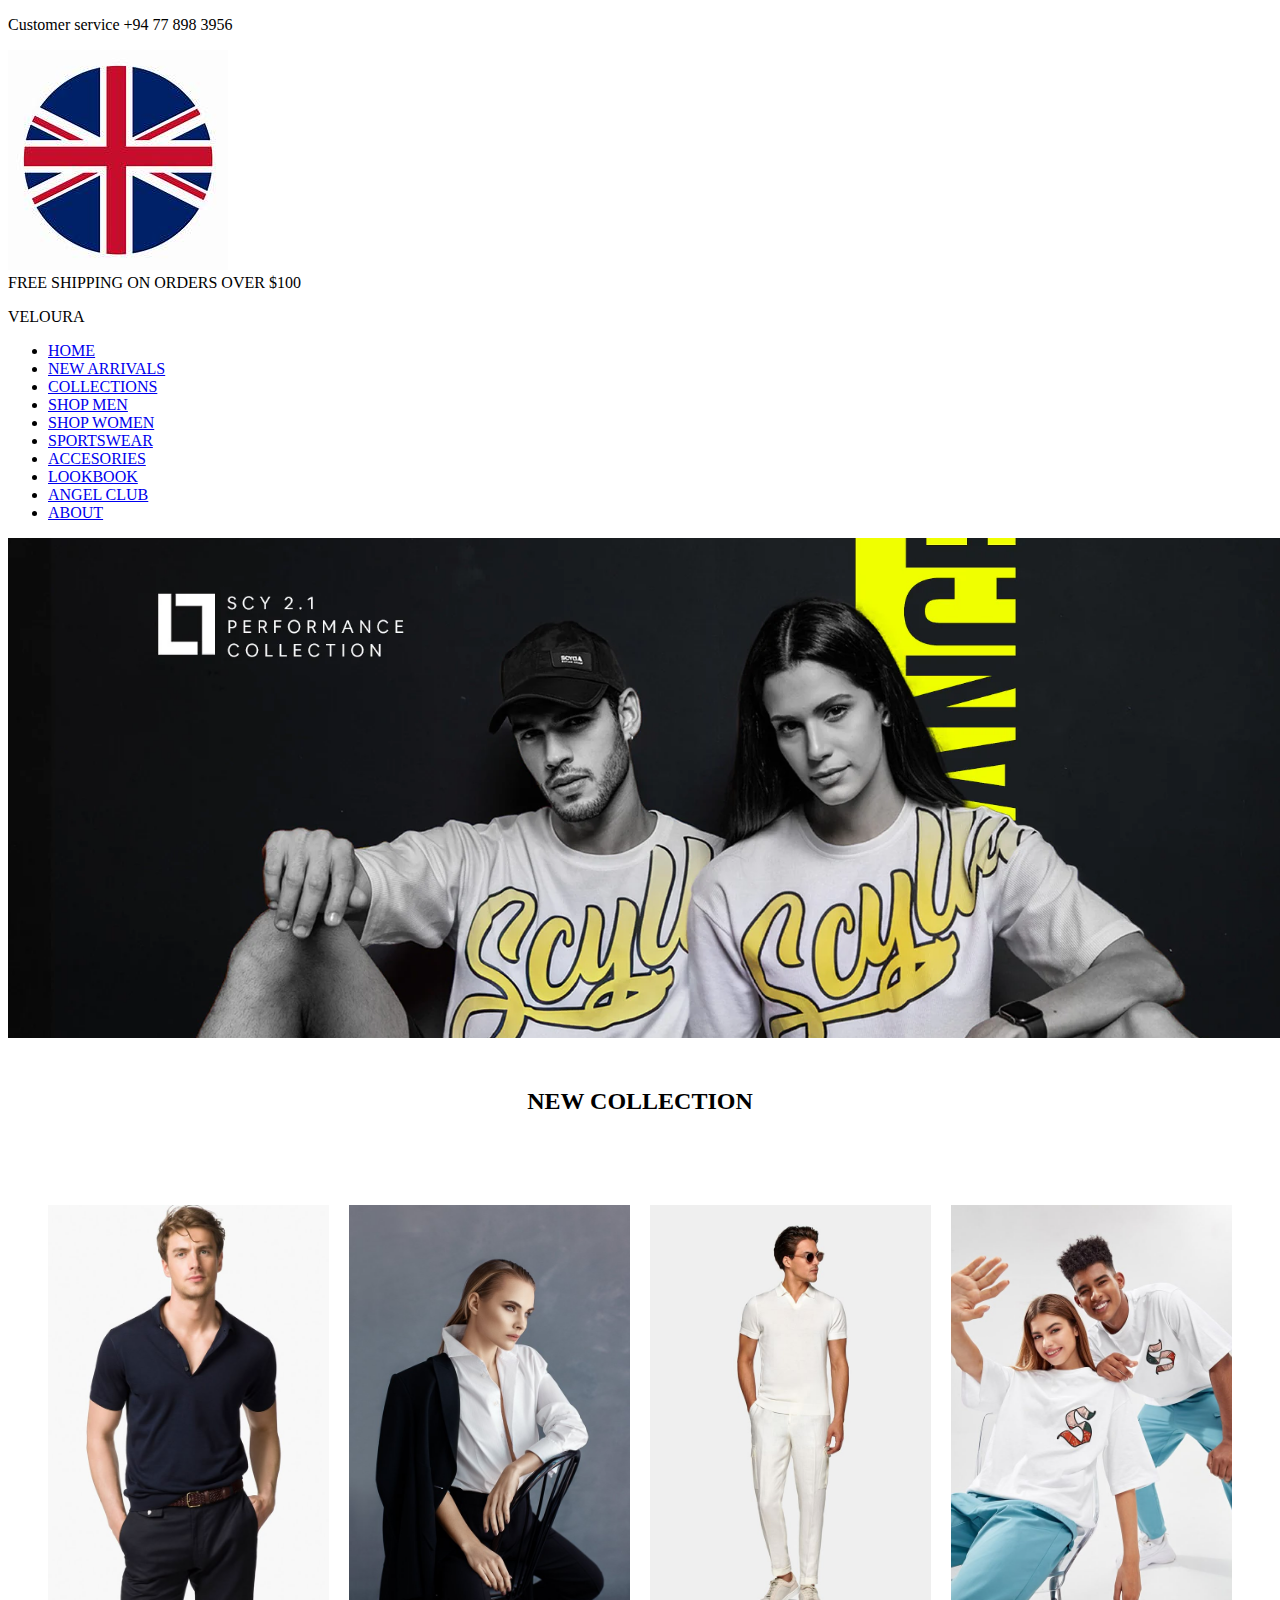
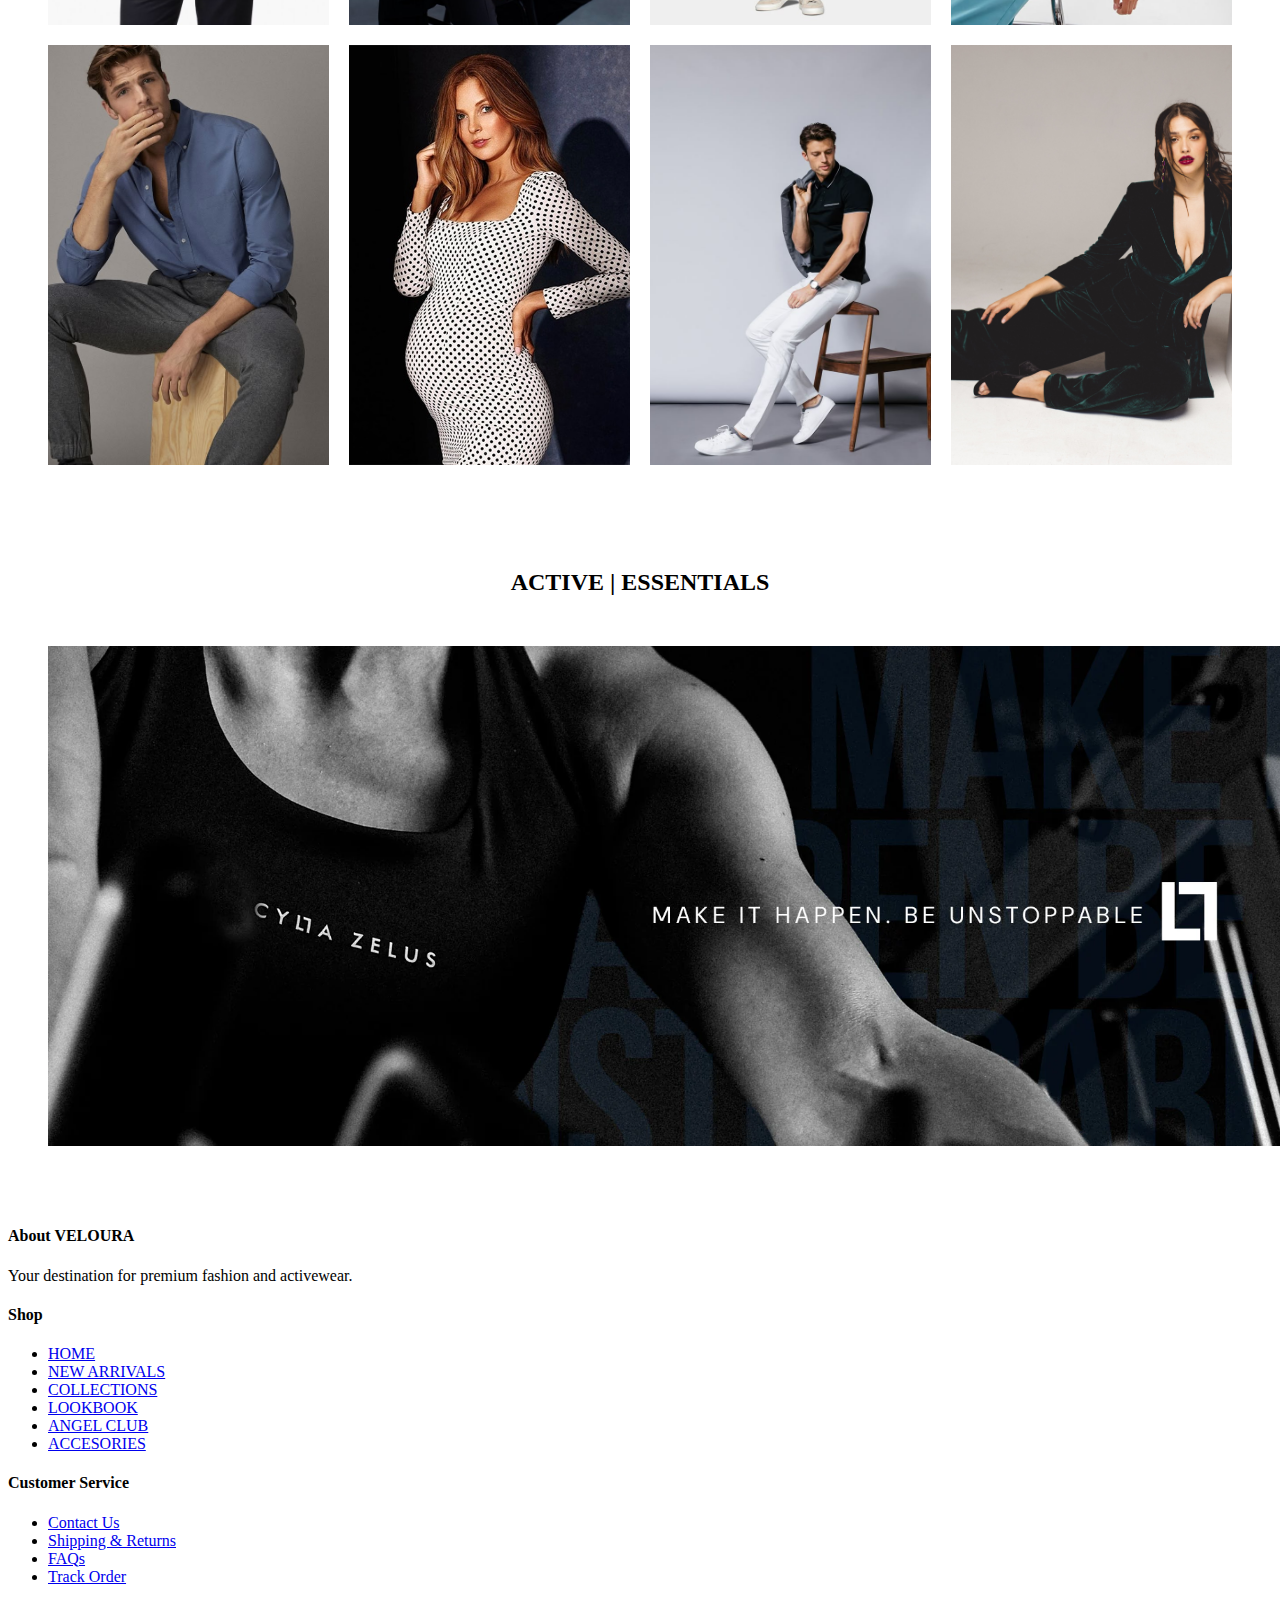
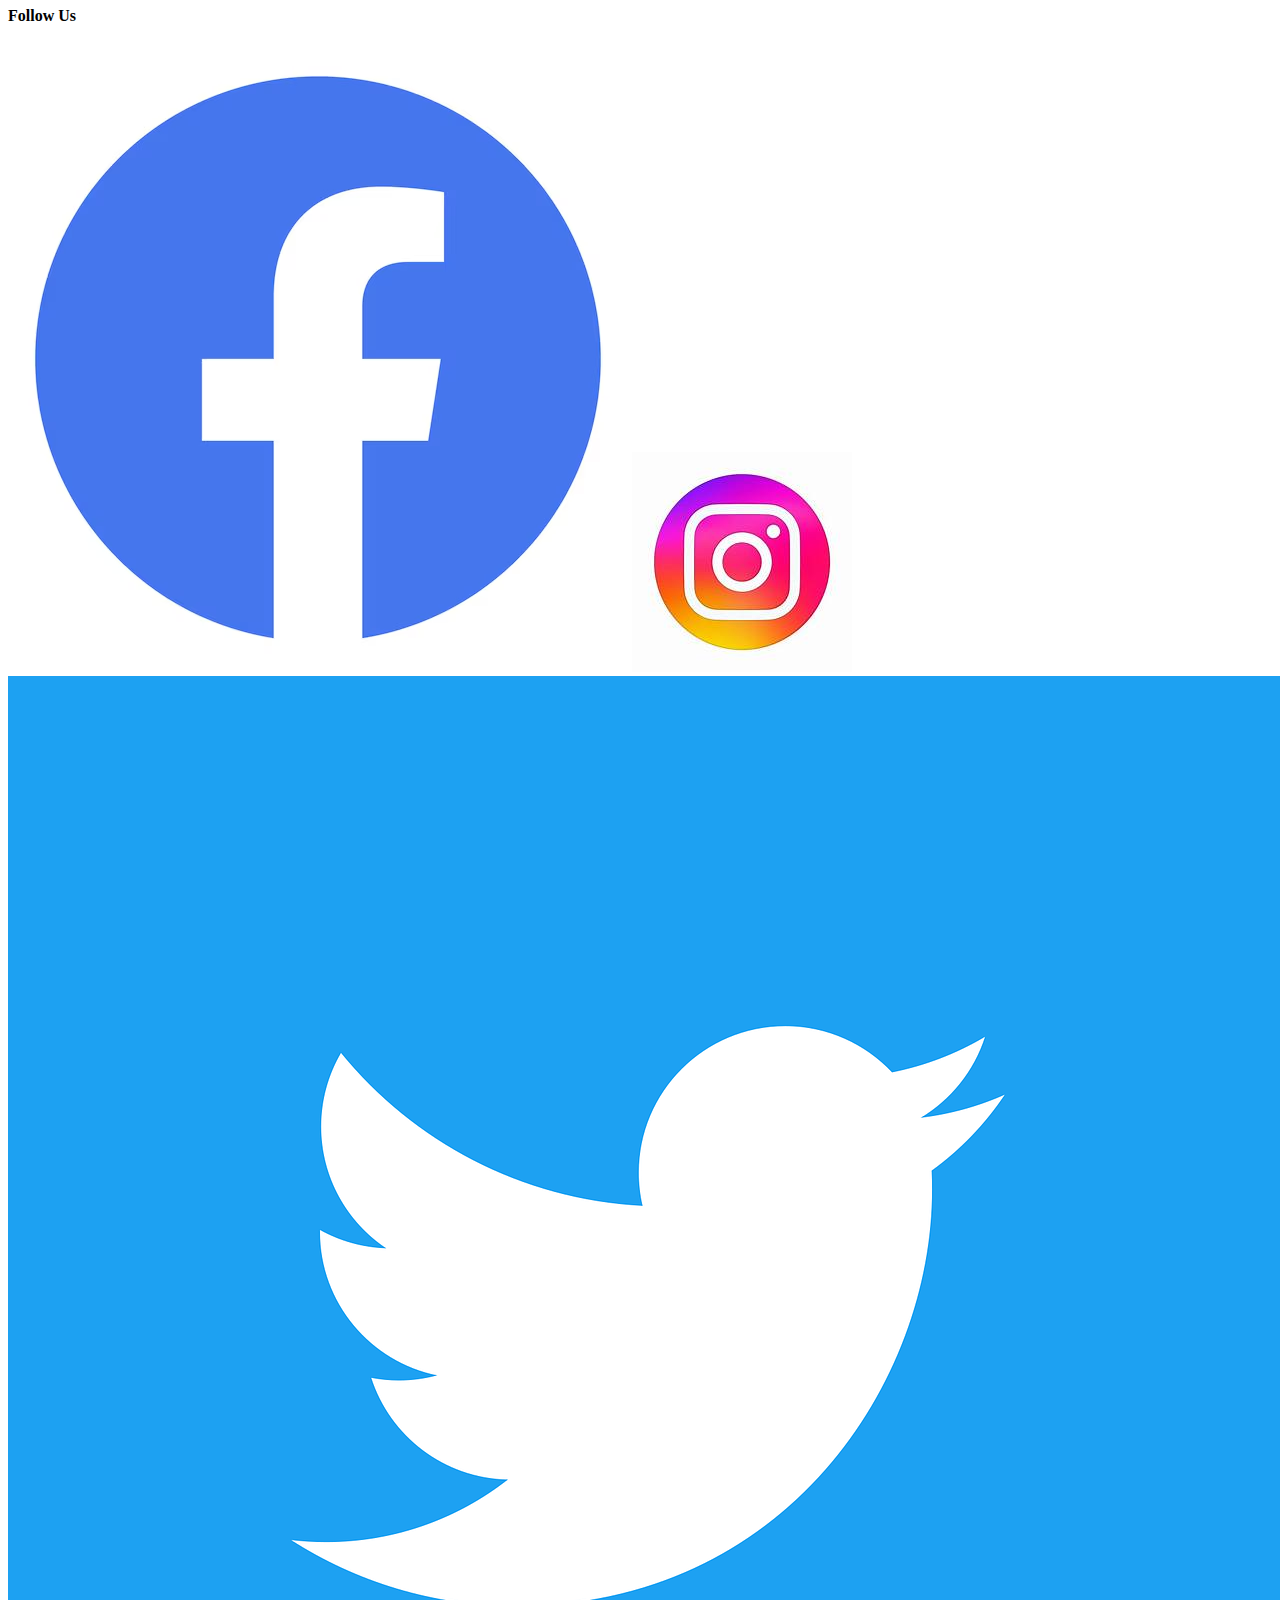
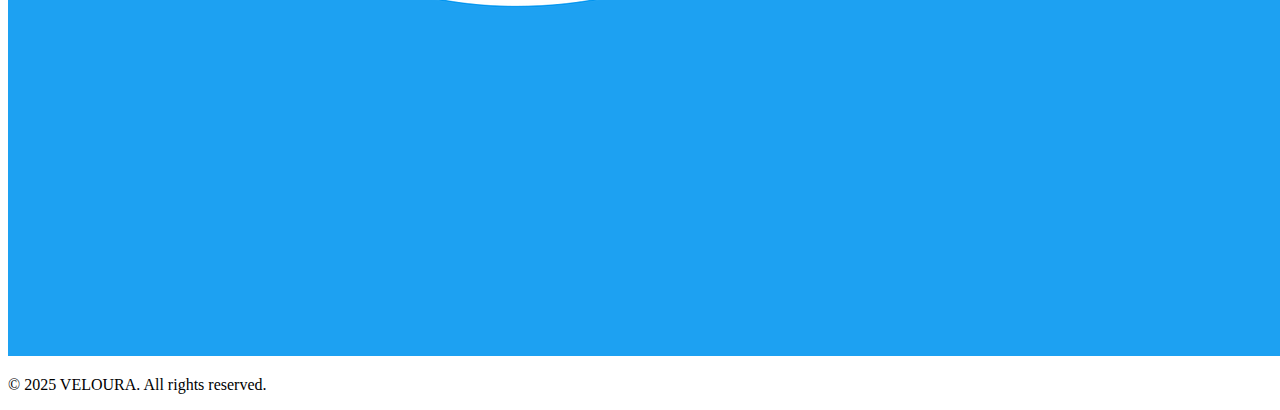
<file: index.html>
<!DOCTYPE HTML>
<html lang="en">

<head>
    <meta charset="UTF-8">
    <meta http-equiv="X-UA-Compatible" content="IE=edge">
    <link href="https://fonts.googleapis.com/css2?family=Poppins:wght@400;600&display=swap" rel="stylesheet">

    <meta name="viewport" content="width=device-width, initial-scale=1.0">
    <title>Veloura-Home</title>
    <link rel="stylesheet" href="styles/index.css">
</head>

<body>
    <div class="container">
        <div class="header">
            <div class="heading1">
                <p>Customer service +94 77 898 3956</p>
                <img src="images/english.jpeg" alt="language">
            </div>
            <div class="heading2">
                <pdiv id="shipping">FREE SHIPPING ON ORDERS OVER $100</p>
            </div>
            <div class="heading3">
                <p id="clothing-name">VELOURA</p>
            </div>
        </div>
        <nav class="navbar">
            <ul class="nav-list">
                <li><a href="#">HOME</a></li>
                <li><a href="#">NEW ARRIVALS</a></li>
                <li><a href="#">COLLECTIONS</a></li>
                <li><a href="#">SHOP MEN</a></li>
                <li><a href="#">SHOP WOMEN</a></li>
                <li><a href="#">SPORTSWEAR</a></li>
                <li><a href="#">ACCESORIES</a></li>
                <li><a href="#">LOOKBOOK</a></li>
                <li><a href="#">ANGEL CLUB</a></li>
                <li><a href="#">ABOUT</a></li>
            </ul>
        </nav>
        <div class="head-banner">
            <img src="images/veloura-banner.webp" alt="banner">
        </div>
        <div class="new-collection">
            <p>NEW COLLECTION</p>
            <div class="new-collection-img">
                <img src="images/modeling-poses-030.jpeg" alt="new-collection1">
                <img src="images/modeling-poses-034.jpg" alt="new-collection2">
                <img src="images/modeling-poses-031.jpg" alt="new-collection3">
                <img src="images/modeling-poses-035.jpg" alt="new-collection4">
                <img src="images/modeling-poses-032.jpg" alt="new-collection5">
                <img src="images/modeling-poses-036.jpg" alt="new-collection6">
                <img src="images/modeling-poses-033.jpg" alt="new-collection7">
                <img src="images/modeling-poses-037.jpg" alt="new-collection8">
            </div>
            <div class="gym-banner">
                <p>ACTIVE | ESSENTIALS</p>
                <img src="images/gym-banner.webp" alt="gym-banner">
            </div>

        </div>
        <footer class="site-footer">
            <div class="footer-container">
                <div class="footer-column">
                    <h4>About VELOURA</h4>
                    <p>Your destination for premium fashion and activewear.</p>
                </div>
                <div class="footer-column">
                    <h4>Shop</h4>
                    <ul>
                        <li><a href="#">HOME</a></li>
                        <li><a href="#">NEW ARRIVALS</a></li>
                        <li><a href="#">COLLECTIONS</a></li>
                        <li><a href="#">LOOKBOOK</a></li>
                        <li><a href="#">ANGEL CLUB</a></li>
                        <li><a href="#">ACCESORIES</a></li>
                    </ul>
                </div>
                <div class="footer-column">
                    <h4>Customer Service</h4>
                    <ul>
                        <li><a href="#">Contact Us</a></li>
                        <li><a href="#">Shipping & Returns</a></li>
                        <li><a href="#">FAQs</a></li>
                        <li><a href="#">Track Order</a></li>
                    </ul>
                </div>
                <div class="footer-column">
                    <h4>Follow Us</h4>
                    <div class="social-icons">
                        <a href="#"><img src="images/fb.avif" alt="Facebook"></a>
                        <a href="#"><img src="images/insta.jpeg" alt="Instagram"></a>
                        <a href="#"><img src="images/twitter.webp" alt="Twitter"></a>
                    </div>
                </div>
            </div>
            <div class="footer-bottom">
                <p>&copy; 2025 VELOURA. All rights reserved.</p>
            </div>
        </footer>


    </div>

</body>

</html>
</file>
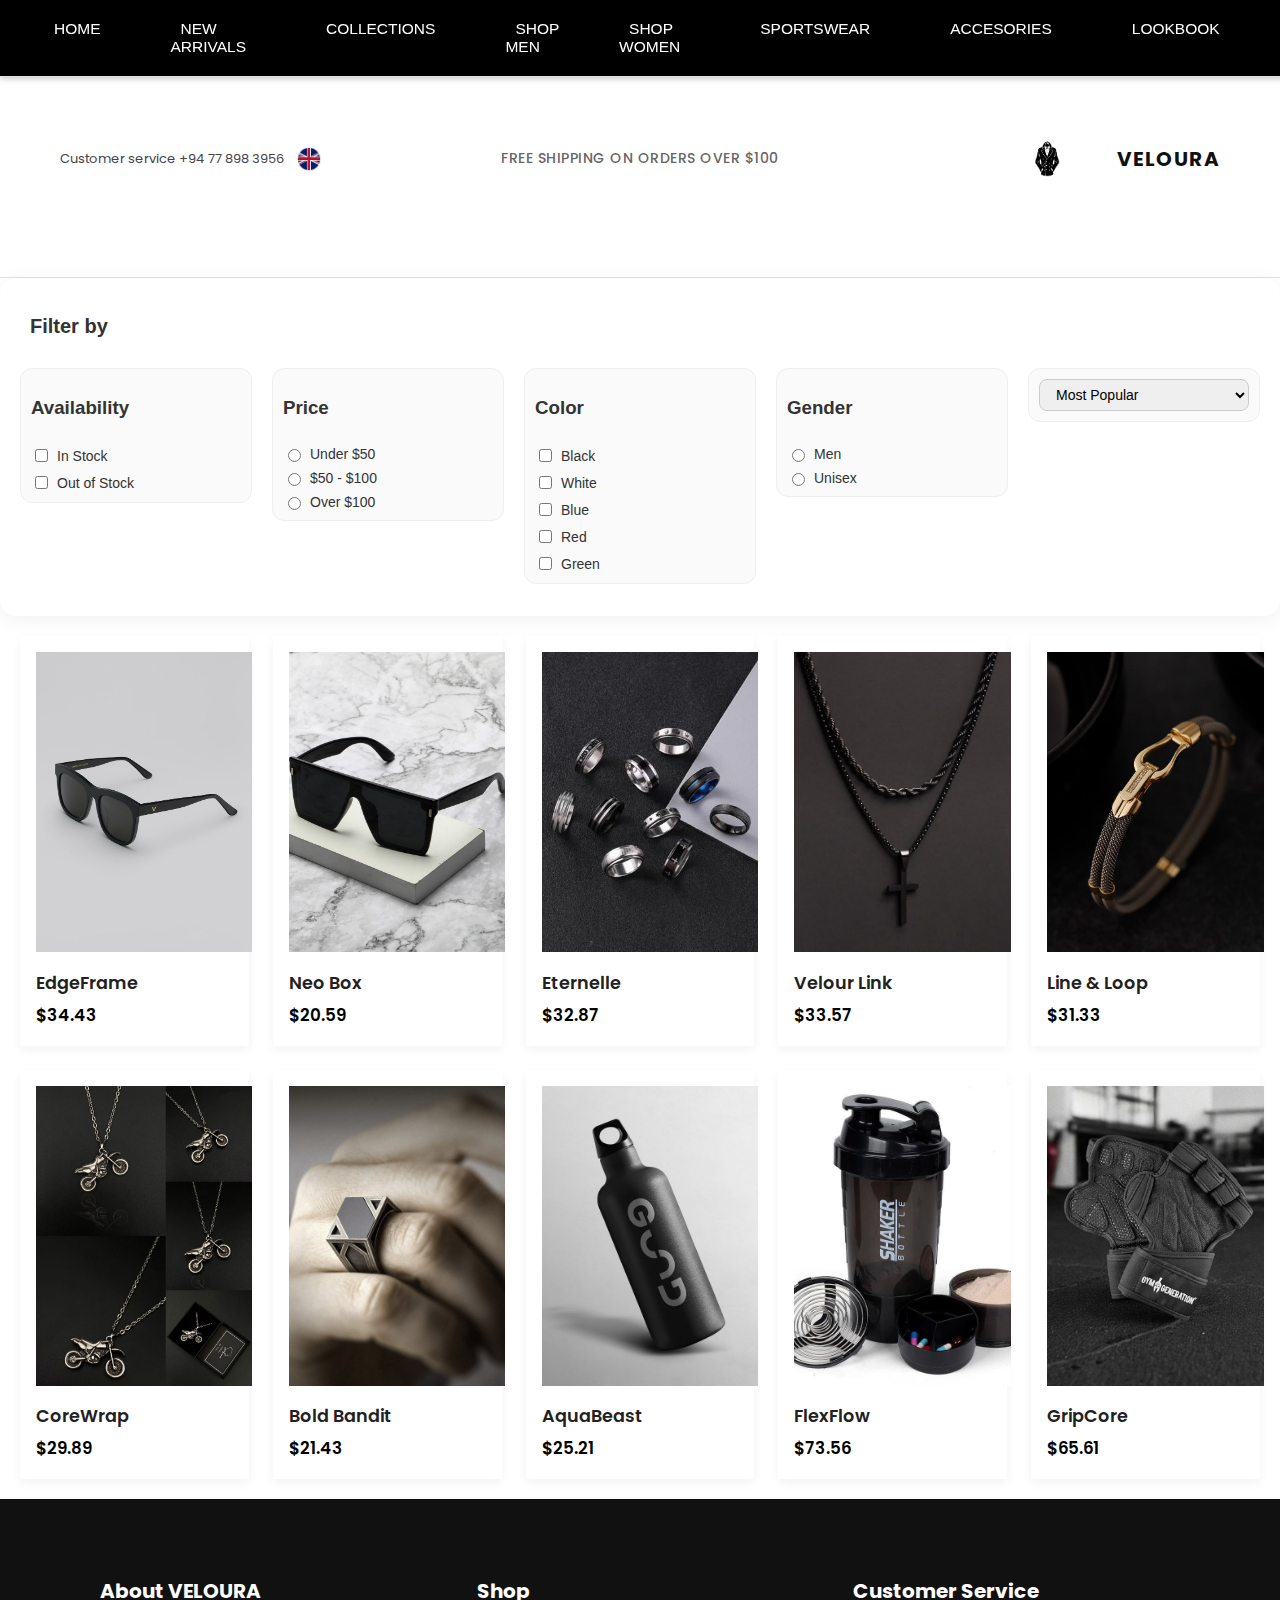
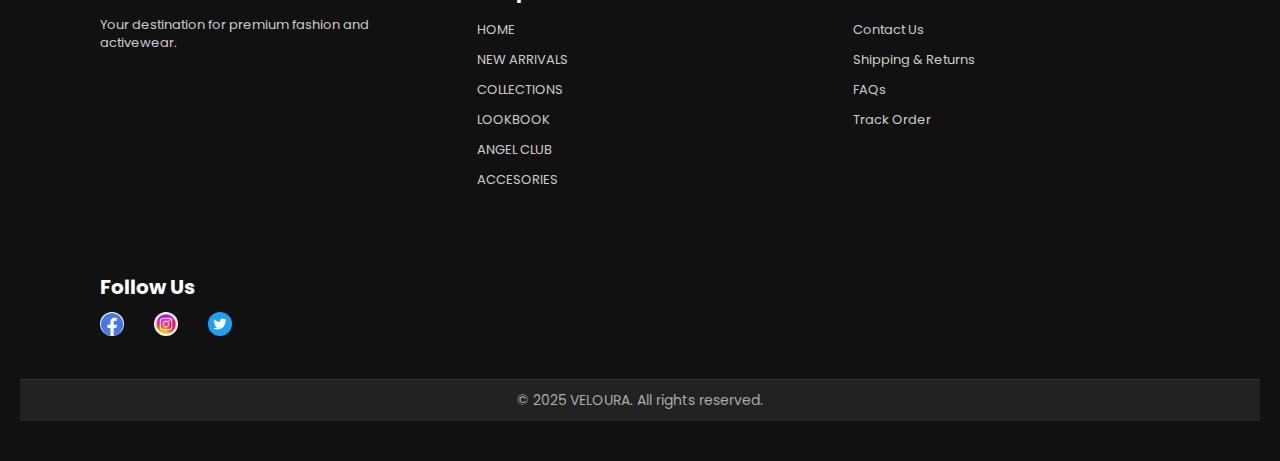
<file: accessories.html>
<!DOCTYPE HTML>
<html lang="en">

<head>
    <meta charset="UTF-8">
    <meta http-equiv="X-UA-Compatible" content="IE=edge">
    <link href="https://fonts.googleapis.com/css2?family=Poppins:wght@400;600&display=swap" rel="stylesheet">

    <meta name="viewport" content="width=device-width, initial-scale=1.0">
    <title>Veloura-Home</title>
    <link rel="stylesheet" href="styles/accessories.css">
    <link rel="stylesheet" href="styles/global.css">

</head>

<body>
    <div class="container">
        <div class="header">
            <div class="heading1">
                <p>Customer service +94 77 898 3956</p>
                <img src="images/english.jpeg" alt="language">
            </div>
            <div class="heading2">
                <p id="shipping">FREE SHIPPING ON ORDERS OVER $100</p>
            </div>
            <div class="heading3">
                <img src="images/logo.png" alt="logo">
                <p id="clothing-name">VELOURA</p>
            </div>
        </div>

        <nav class="navbar">
            <ul class="nav-list">
                <li><a href="index.html">HOME</a></li>
                <li><a href="#">NEW ARRIVALS</a></li>
                <li><a href="#">COLLECTIONS</a></li>
                <li><a href="shopmen.html">SHOP MEN</a></li>
                <li><a href="shopwomen.html">SHOP WOMEN</a></li>
                <li><a href="sportswear.html">SPORTSWEAR</a></li>
                <li><a href="accessories.html">ACCESORIES</a></li>
                <li><a href="#">LOOKBOOK</a></li>
                <li><a href="#">ANGEL CLUB</a></li>
                <li><a href="#">ABOUT</a></li>
            </ul>
        </nav>
        <div class="sidebar">
            <h2>Filter by</h2>
            <!-- Keep these sections but REMOVE the <h3> inside -->
            <div class="filter-group">
                <h3>Availability</h3>
                <label><input type="checkbox"> In Stock</label>
                <label><input type="checkbox"> Out of Stock</label>
            </div>

            <div class="filter-group">
                <h3>Price</h3>
                <label><input type="radio" name="price"> Under $50</label>
                <label><input type="radio" name="price"> $50 - $100</label>
                <label><input type="radio" name="price"> Over $100</label>
            </div>

            <div class="filter-group">
                <h3>Color</h3>
                <label><input type="checkbox"> Black</label>
                <label><input type="checkbox"> White</label>
                <label><input type="checkbox"> Blue</label>
                <label><input type="checkbox"> Red</label>
                <label><input type="checkbox"> Green</label>
            </div>

            <div class="filter-group">
                <h3>Gender</h3>
                <label><input type="radio" name="gender"> Men</label>
                <label><input type="radio" name="gender"> Unisex</label>
            </div>

            <div class="filter-group">
                <select>
                    <h3>Sort by</h3>
                    <option value="popular">Most Popular</option>
                    <option value="price-low-high">Price: Low to High</option>
                    <option value="price-high-low">Price: High to Low</option>
                    <option value="new">Newest</option>
                </select>
            </div>
        </div>


        <div class="access-collection">
            <div class="access-clothing">
                <div class="access-clothing-img">

                    <div class="each-clothing">
                        <img src="images/access/a01.jpg" alt="white-tshirt">
                        <p class="clothing-name">EdgeFrame</p>
                        <p class="price">$34.43</p>
                    </div>

                    <div class="each-clothing">
                        <img src="images/access/a02.jpg" alt="blue-tshirt-california">
                        <p class="clothing-name">Neo Box</p>
                        <p class="price">$20.59</p>
                    </div>

                    <div class="each-clothing">
                        <img src="images/access/a03.jpg" alt="blue-tshirt">
                        <p class="clothing-name">Eternelle</p>
                        <p class="price">$32.87</p>
                    </div>


                    <div class="each-clothing">
                        <img src="images/access/a04.jpg" alt="white-tshirt">
                        <p class="clothing-name">Velour Link</p>
                        <p class="price">$33.57</p>
                    </div>

                    <div class="each-clothing">
                        <img src="images/access/a05.jpg" alt="white-tshirt">
                        <p class="clothing-name">Line & Loop</p>
                        <p class="price">$31.33</p>
                    </div>

                    <div class="each-clothing">
                        <img src="images/access/a06.jpg" alt="white-tshirt">
                        <p class="clothing-name">CoreWrap</p>
                        <p class="price">$29.89</p>
                    </div>

                    <div class="each-clothing">
                        <img src="images/access/a07.jpg" alt="white-tshirt">
                        <p class="clothing-name">Bold Bandit</p>
                        <p class="price">$21.43</p>
                    </div>

                    <div class="each-clothing">
                        <img src="images/access/a08.jpg" alt="white-tshirt">
                        <p class="clothing-name">AquaBeast</p>
                        <p class="price">$25.21</p>
                    </div>

                    <div class="each-clothing">
                        <img src="images/access/a09.jpg" alt="white-tshirt">
                        <p class="clothing-name">FlexFlow</p>
                        <p class="price">$73.56</p>
                    </div>

                    <div class="each-clothing">
                        <img src="images/access/a10.jpg" alt="white-tshirt">
                        <p class="clothing-name">GripCore</p>
                        <p class="price">$65.61</p>
                    </div>
                </div>
            </div>

            <footer class="site-footer">
                <div class="footer-container">
                    <div class="footer-column">
                        <h4>About VELOURA</h4>
                        <p>Your destination for premium fashion and activewear.</p>
                    </div>
                    <div class="footer-column">
                        <h4>Shop</h4>
                        <ul>
                            <li><a href="index.html">HOME</a></li>
                            <li><a href="#">NEW ARRIVALS</a></li>
                            <li><a href="#">COLLECTIONS</a></li>
                            <li><a href="#">LOOKBOOK</a></li>
                            <li><a href="#">ANGEL CLUB</a></li>
                            <li><a href="accessories.html">ACCESORIES</a></li>
                        </ul>
                    </div>
                    <div class="footer-column">
                        <h4>Customer Service</h4>
                        <ul>
                            <li><a href="contact-us.html">Contact Us</a></li>
                            <li><a href="shipping-returns.html">Shipping & Returns</a></li>
                            <li><a href="#">FAQs</a></li>
                            <li><a href="#">Track Order</a></li>
                        </ul>
                    </div>
                    <div class="footer-column">
                        <h4>Follow Us</h4>
                        <div class="social-icons">
                            <a href="#"><img src="images/fb.avif" alt="Facebook"></a>
                            <a href="#"><img src="images/insta.jpeg" alt="Instagram"></a>
                            <a href="#"><img src="images/twitter.webp" alt="Twitter"></a>
                        </div>
                    </div>
                </div>
                <div class="footer-bottom">
                    <p>&copy; 2025 VELOURA. All rights reserved.</p>
                </div>
            </footer>

</body>

</html>
</file>
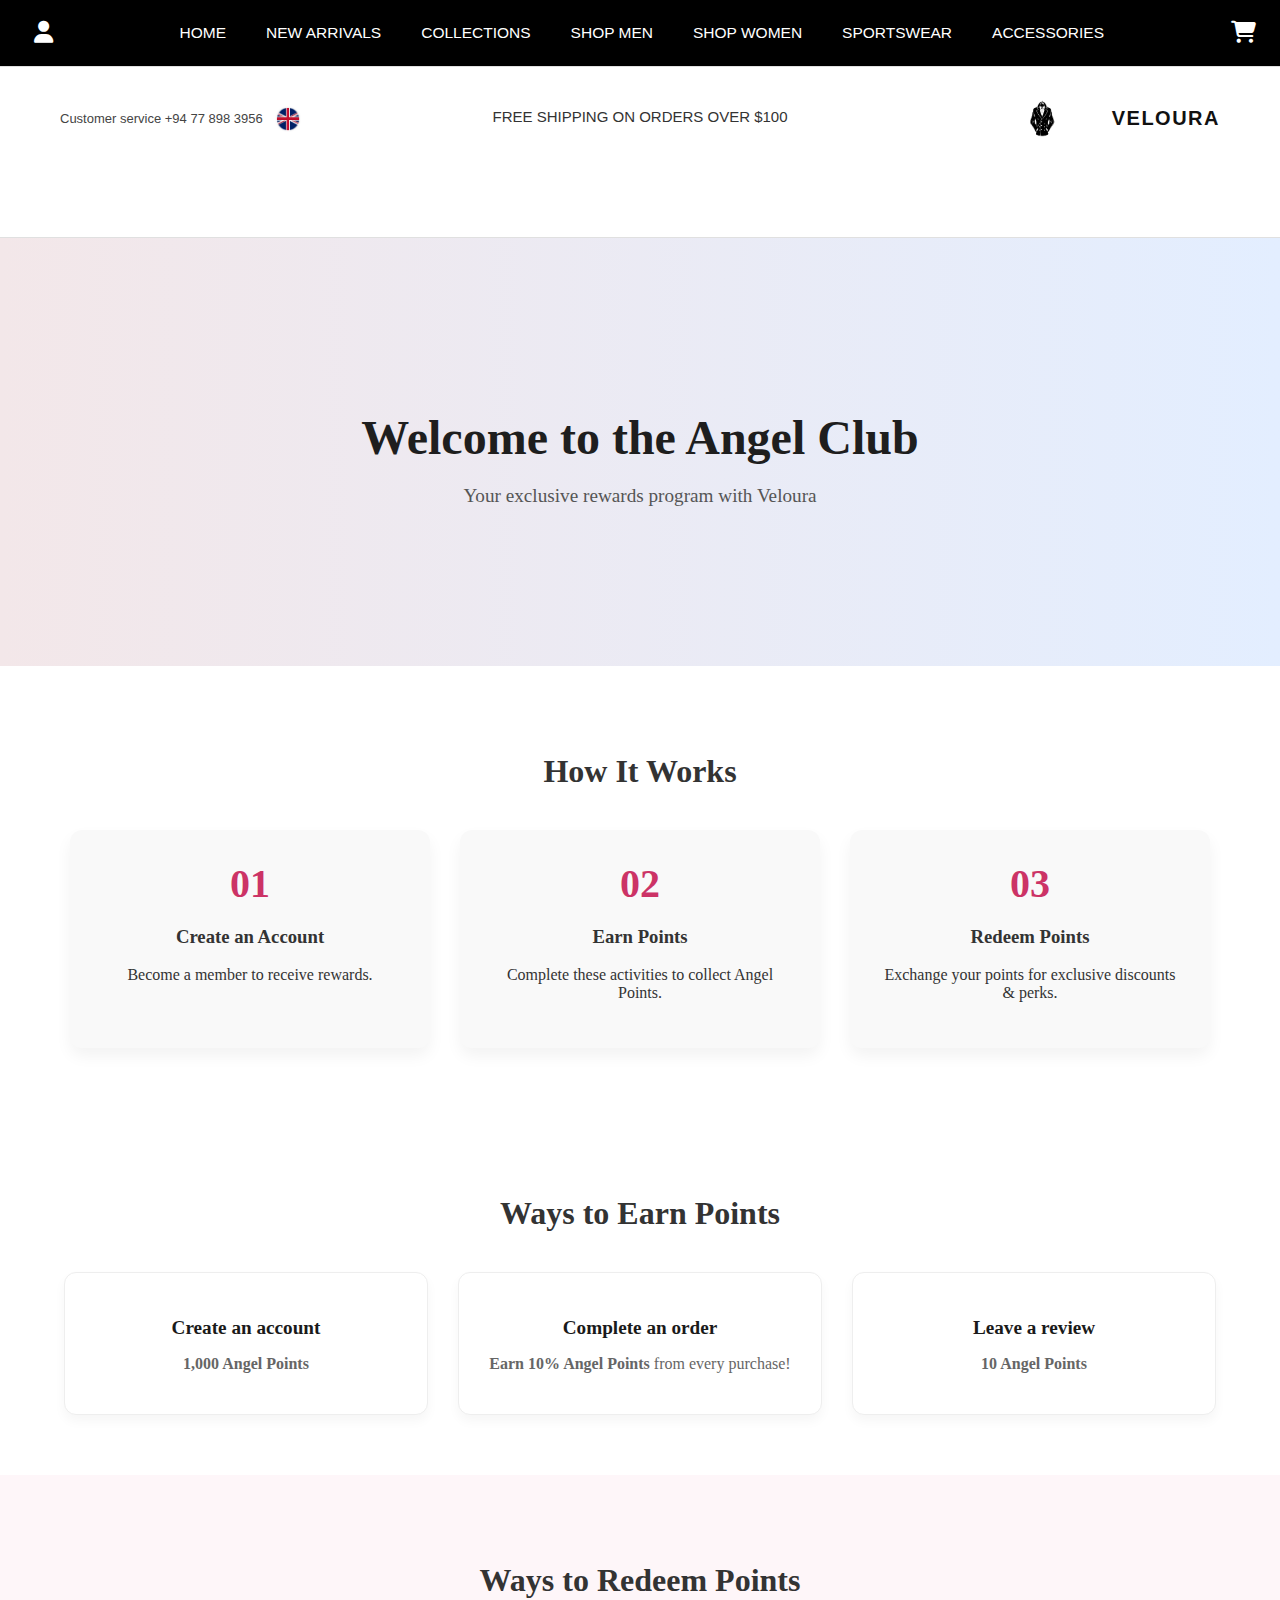
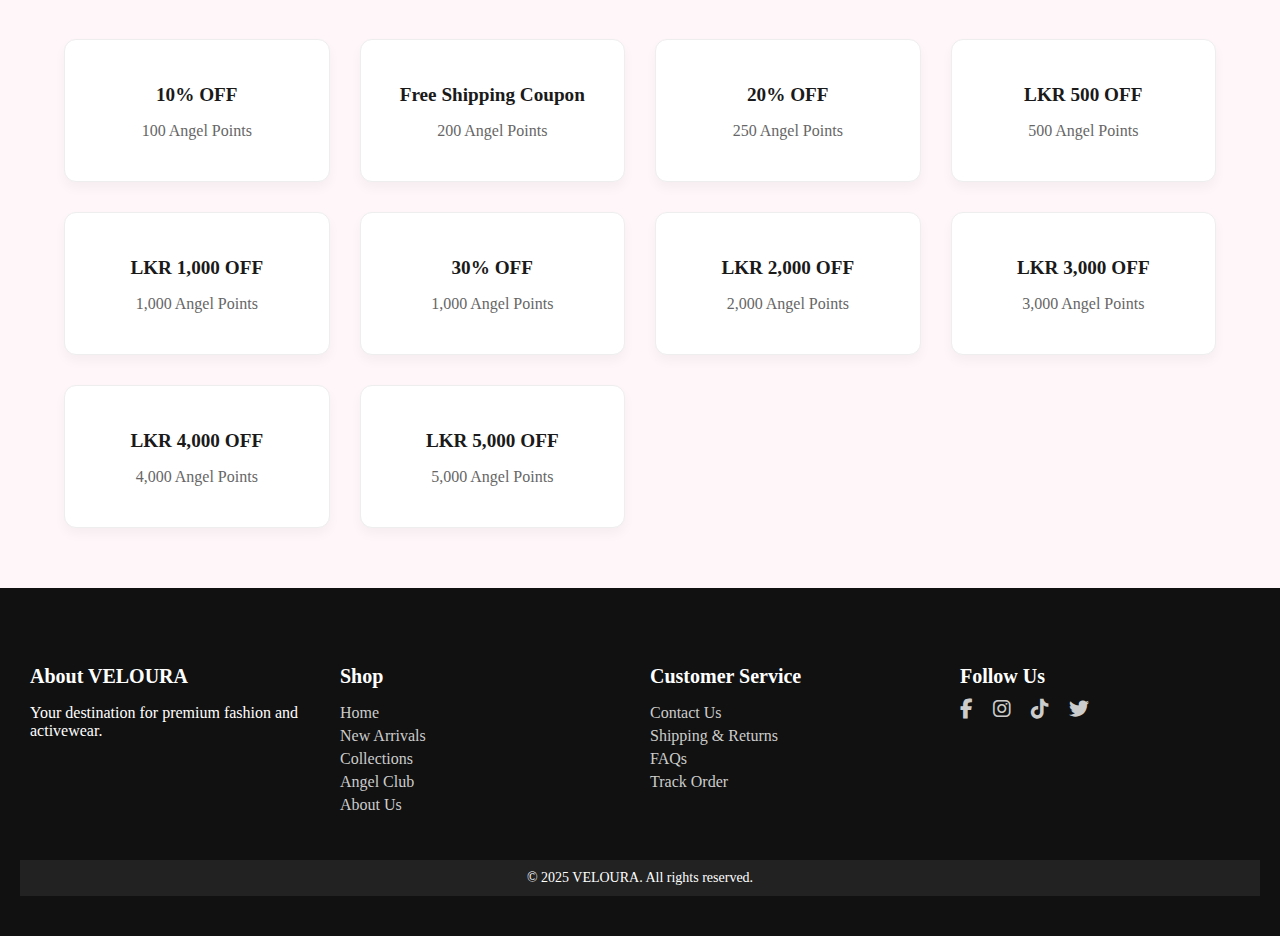
<file: angel-club.html>
<!DOCTYPE html>
<html lang="en">

<head>
    <meta charset="UTF-8" />
    <meta name="viewport" content="width=device-width, initial-scale=1.0" />
    <title>About Us | Veloura</title>
    <link rel="stylesheet" href="https://cdnjs.cloudflare.com/ajax/libs/font-awesome/6.5.0/css/all.min.css" />
    <link rel="stylesheet" href="styles/angle-club.css" />
    <link rel="stylesheet" href="styles/global.css" />
</head>

<body>
    <div class="container-all">
        <!-- Navigation bar first -->
        <nav class="navbar">
            <div class="nav-icon-start">
                <a href="login.html" title="Sign In"><i class="fas fa-user"></i></a>
            </div>
            <ul class="nav-list">
                <li><a href="index.html">HOME</a></li>
                <li><a href="new-arrivals.html">NEW ARRIVALS</a></li>
                <li><a href="collections.html">COLLECTIONS</a></li>
                <li><a href="shopmen.html">SHOP MEN</a></li>
                <li><a href="shopwomen.html">SHOP WOMEN</a></li>
                <li><a href="sportswear.html">SPORTSWEAR</a></li>
                <li><a href="accessories.html">ACCESSORIES</a></li>


            </ul>
            <div class="nav-icon-end">
                <a href="cart.html" title="Cart"><i class="fas fa-shopping-cart"></i></a>
            </div>
        </nav>

        <!-- Then your main header content -->
        <div class="header">
            <div class="heading1">
                <p>Customer service +94 77 898 3956</p>
                <img src="images/english.jpeg" alt="language">
            </div>
            <div class="heading2">
                <p id="shipping">FREE SHIPPING ON ORDERS OVER $100</p>
            </div>
            <div class="heading3">
                <img src="images/logo.png" alt="logo">
                <p id="clothing-name">VELOURA</p>
            </div>
        </div>



        <section class="hero-section">
            <div class="container">
                <h1>Welcome to the Angel Club</h1>
                <p>Your exclusive rewards program with Veloura</p>
            </div>
        </section>

        <section class="how-it-works">
            <div class="container">
                <h2>How It Works</h2>
                <div class="steps-grid">
                    <div class="step-box">
                        <span class="step-number">01</span>
                        <h3>Create an Account</h3>
                        <p>Become a member to receive rewards.</p>
                    </div>
                    <div class="step-box">
                        <span class="step-number">02</span>
                        <h3>Earn Points</h3>
                        <p>Complete these activities to collect Angel Points.</p>
                    </div>
                    <div class="step-box">
                        <span class="step-number">03</span>
                        <h3>Redeem Points</h3>
                        <p>Exchange your points for exclusive discounts & perks.</p>
                    </div>
                </div>
            </div>
        </section>

        <section class="rewards-section">
            <div class="container">
                <h2>Ways to Earn Points</h2>
                <div class="reward-cards">
                    <div class="card">
                        <h3>Create an account</h3>
                        <p><strong>1,000 Angel Points</strong></p>
                    </div>
                    <div class="card">
                        <h3>Complete an order</h3>
                        <p><strong>Earn 10% Angel Points</strong> from every purchase!</p>
                    </div>
                    <div class="card">
                        <h3>Leave a review</h3>
                        <p><strong>10 Angel Points</strong></p>
                    </div>
                </div>
            </div>
        </section>

        <section class="rewards-section alt">
            <div class="container">
                <h2>Ways to Redeem Points</h2>
                <div class="reward-cards">
                    <div class="card">
                        <h3>10% OFF</h3>
                        <p>100 Angel Points</p>
                    </div>
                    <div class="card">
                        <h3>Free Shipping Coupon</h3>
                        <p>200 Angel Points</p>
                    </div>
                    <div class="card">
                        <h3>20% OFF</h3>
                        <p>250 Angel Points</p>
                    </div>
                    <div class="card">
                        <h3>LKR 500 OFF</h3>
                        <p>500 Angel Points</p>
                    </div>
                    <div class="card">
                        <h3>LKR 1,000 OFF</h3>
                        <p>1,000 Angel Points</p>
                    </div>
                    <div class="card">
                        <h3>30% OFF</h3>
                        <p>1,000 Angel Points</p>
                    </div>
                    <div class="card">
                        <h3>LKR 2,000 OFF</h3>
                        <p>2,000 Angel Points</p>
                    </div>
                    <div class="card">
                        <h3>LKR 3,000 OFF</h3>
                        <p>3,000 Angel Points</p>
                    </div>
                    <div class="card">
                        <h3>LKR 4,000 OFF</h3>
                        <p>4,000 Angel Points</p>
                    </div>
                    <div class="card">
                        <h3>LKR 5,000 OFF</h3>
                        <p>5,000 Angel Points</p>
                    </div>
                </div>
            </div>
        </section>
        <footer class="site-footer">
            <div class="footer-container">
                <!-- About Section -->
                <div class="footer-column">
                    <h4>About VELOURA</h4>
                    <p>Your destination for premium fashion and activewear.</p>
                </div>

                <!-- Shop Section -->
                <div class="footer-column">
                    <h4>Shop</h4>
                    <ul>
                        <li><a href="index.html">Home</a></li>
                        <li><a href="new-arrivals.html">New Arrivals</a></li>
                        <li><a href="collections.html">Collections</a></li>
                        <li><a href="angel-club.html">Angel Club</a></li>
                        <li><a href="about.html">About Us</a></li>
                    </ul>
                </div>

                <!-- Customer Service Section -->
                <div class="footer-column">
                    <h4>Customer Service</h4>
                    <ul>
                        <li><a href="contact-us.html">Contact Us</a></li>
                        <li><a href="shipping-returns.html">Shipping & Returns</a></li>
                        <li><a href="faqs.html">FAQs</a></li>
                        <li><a href="track-order.html">Track Order</a></li>
                    </ul>
                </div>

                <!-- Follow Us Section -->
                <div class="footer-column">
                    <h4>Follow Us</h4>
                    <div class="social-icons">
                        <a href="https://www.facebook.com" target="_blank"><i class="fab fa-facebook-f"></i></a>
                        <a href="https://www.instagram.com" target="_blank"><i class="fab fa-instagram"></i></a>
                        <a href="https://www.tiktok.com" target="_blank"><i class="fab fa-tiktok"></i></a>
                        <a href="https://twitter.com" target="_blank"><i class="fab fa-twitter"></i></a>
                    </div>
                </div>
            </div>


            <!-- Footer Bottom -->
            <div class="footer-bottom">
                <p>&copy; 2025 VELOURA. All rights reserved.</p>
            </div>
        </footer>
    </div>
</body>

</html>
</file>
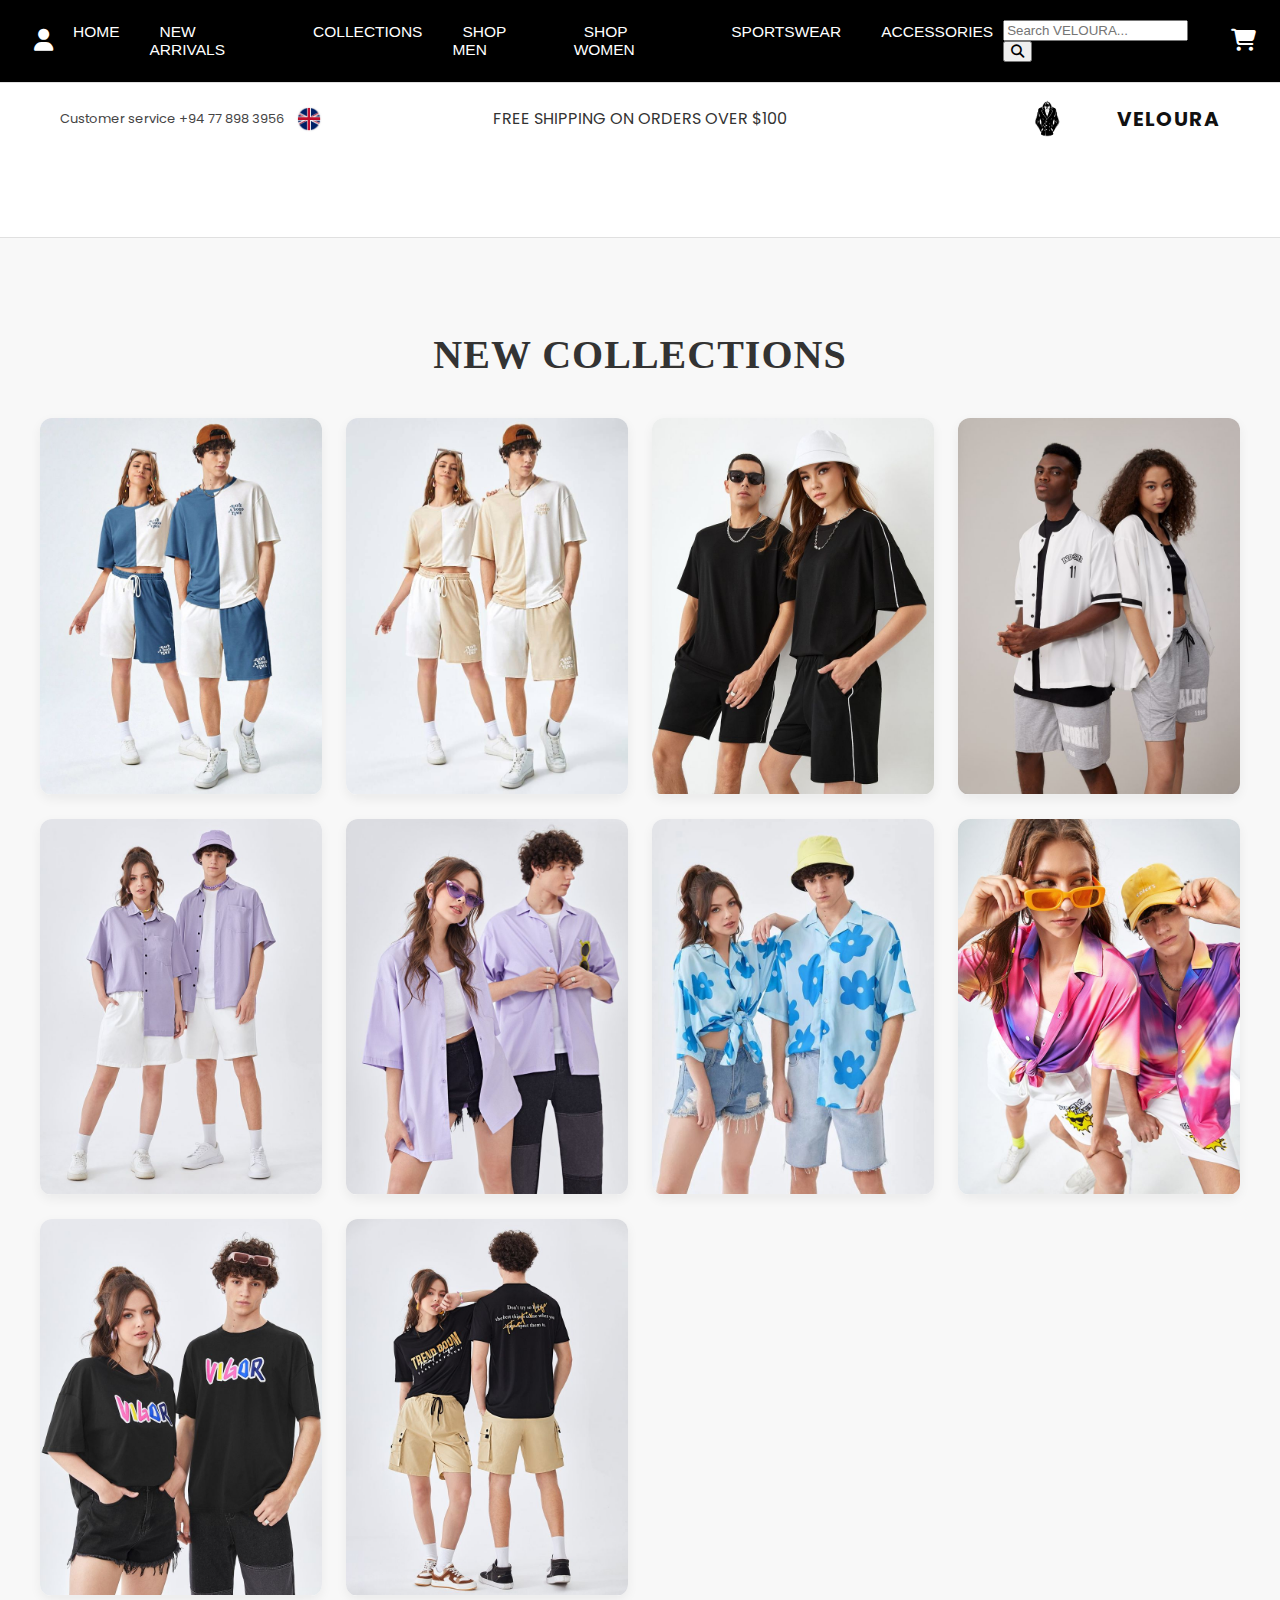
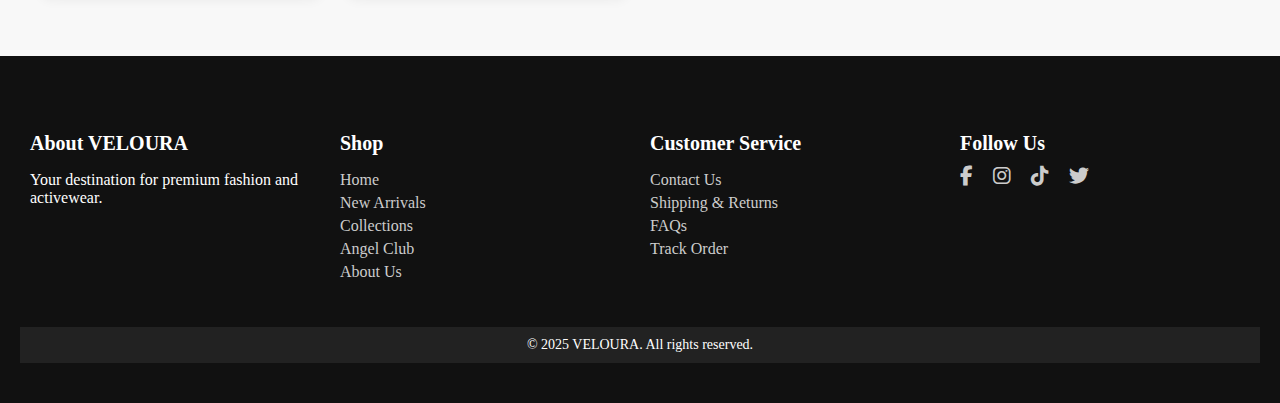
<file: collections.html>
<!DOCTYPE HTML>
<html lang="en">

<head>
    <meta charset="UTF-8">
    <meta http-equiv="X-UA-Compatible" content="IE=edge">
    <link href="https://fonts.googleapis.com/css2?family=Poppins:wght@400;600&display=swap" rel="stylesheet">
    <link rel="stylesheet" href="https://cdnjs.cloudflare.com/ajax/libs/font-awesome/6.5.0/css/all.min.css" />

    <meta name="viewport" content="width=device-width, initial-scale=1.0">
    <title>Veloura-Home</title>
    <link rel="stylesheet" href="styles/collections.css">
    <link rel="stylesheet" href="styles/global.css">

</head>

<body>
    <div class="container-all">
        <!-- Navigation bar first -->
        <nav class="navbar">
            <div class="nav-icon-start">
                <a href="login.html" title="Sign In"><i class="fas fa-user"></i></a>
            </div>
            <ul class="nav-list">
                <li><a href="index.html">HOME</a></li>
                <li><a href="new-arrivals.html">NEW ARRIVALS</a></li>
                <li><a href="collections.html">COLLECTIONS</a></li>
                <li><a href="shopmen.html">SHOP MEN</a></li>
                <li><a href="shopwomen.html">SHOP WOMEN</a></li>
                <li><a href="sportswear.html">SPORTSWEAR</a></li>
                <li><a href="accessories.html">ACCESSORIES</a></li>


            </ul>
            <div class="nav-search">
                <form action="search.html" method="GET">
                    <input type="text" name="q" placeholder="Search VELOURA..." required>
                    <button type="submit"><i class="fas fa-search"></i></button>
                </form>
            </div>
            <div class="nav-icon-end">
                <a href="cart.html" title="Cart"><i class="fas fa-shopping-cart"></i></a>
            </div>
        </nav>

        <!-- Then your main header content -->
        <div class="header">
            <div class="heading1">
                <p>Customer service +94 77 898 3956</p>
                <img src="images/english.jpeg" alt="language">
            </div>
            <div class="heading2">
                <p id="shipping">FREE SHIPPING ON ORDERS OVER $100</p>
            </div>
            <div class="heading3">
                <img src="images/logo.png" alt="logo">
                <p id="clothing-name">VELOURA</p>
            </div>
        </div>

        <section class="collections">
            <h2 class="collections-title">New Collections</h2>
            <div class="collections-grid">
                <div class="collection-item">
                    <img src="images/new-collections/c-01.jpg" alt="New Arrival 1">
                </div>
                <div class="collection-item">
                    <img src="images/new-collections/c-02.jpg" alt="New Arrival 2">
                </div>
                <div class="collection-item">
                    <img src="images/new-collections/c-03.jpg" alt="New Arrival 3">
                </div>
                <div class="collection-item">
                    <img src="images/new-collections/c-04.jpg" alt="New Arrival 4">
                </div>
                <div class="collection-item">
                    <img src="images/new-collections/c-05.jpg" alt="New Arrival 5">
                </div>
                <div class="collection-item">
                    <img src="images/new-collections/c-06.jpg" alt="New Arrival 6">
                </div>
                <div class="collection-item">
                    <img src="images/new-collections/c-07.jpg" alt="New Arrival 7">
                </div>
                <div class="collection-item">
                    <img src="images/new-collections/c-08.jpg" alt="New Arrival 8">
                </div>
                <div class="collection-item">
                    <img src="images/new-collections/c-09.jpg" alt="New Arrival 9">
                </div>
                <div class="collection-item">
                    <img src="images/new-collections/c-10.jpg" alt="New Arrival 10">
                </div>
            </div>
        </section>

        <footer class="site-footer">
            <div class="footer-container">
                <!-- About Section -->
                <div class="footer-column">
                    <h4>About VELOURA</h4>
                    <p>Your destination for premium fashion and activewear.</p>
                </div>

                <!-- Shop Section -->
                <div class="footer-column">
                    <h4>Shop</h4>
                    <ul>
                        <li><a href="index.html">Home</a></li>
                        <li><a href="new-arrivals.html">New Arrivals</a></li>
                        <li><a href="collections.html">Collections</a></li>
                        <li><a href="angel-club.html">Angel Club</a></li>
                        <li><a href="about.html">About Us</a></li>
                    </ul>
                </div>

                <!-- Customer Service Section -->
                <div class="footer-column">
                    <h4>Customer Service</h4>
                    <ul>
                        <li><a href="contact-us.html">Contact Us</a></li>
                        <li><a href="shipping-returns.html">Shipping & Returns</a></li>
                        <li><a href="faqs.html">FAQs</a></li>
                        <li><a href="track-order.html">Track Order</a></li>
                    </ul>
                </div>

                <!-- Follow Us Section -->
                <div class="footer-column">
                    <h4>Follow Us</h4>
                    <div class="social-icons">
                        <a href="https://www.facebook.com" target="_blank"><i class="fab fa-facebook-f"></i></a>
                        <a href="https://www.instagram.com" target="_blank"><i class="fab fa-instagram"></i></a>
                        <a href="https://www.tiktok.com" target="_blank"><i class="fab fa-tiktok"></i></a>
                        <a href="https://twitter.com" target="_blank"><i class="fab fa-twitter"></i></a>
                    </div>
                </div>
            </div>


            <!-- Footer Bottom -->
            <div class="footer-bottom">
                <p>&copy; 2025 VELOURA. All rights reserved.</p>
            </div>
        </footer>
    </div>

</body>

</html>
</file>
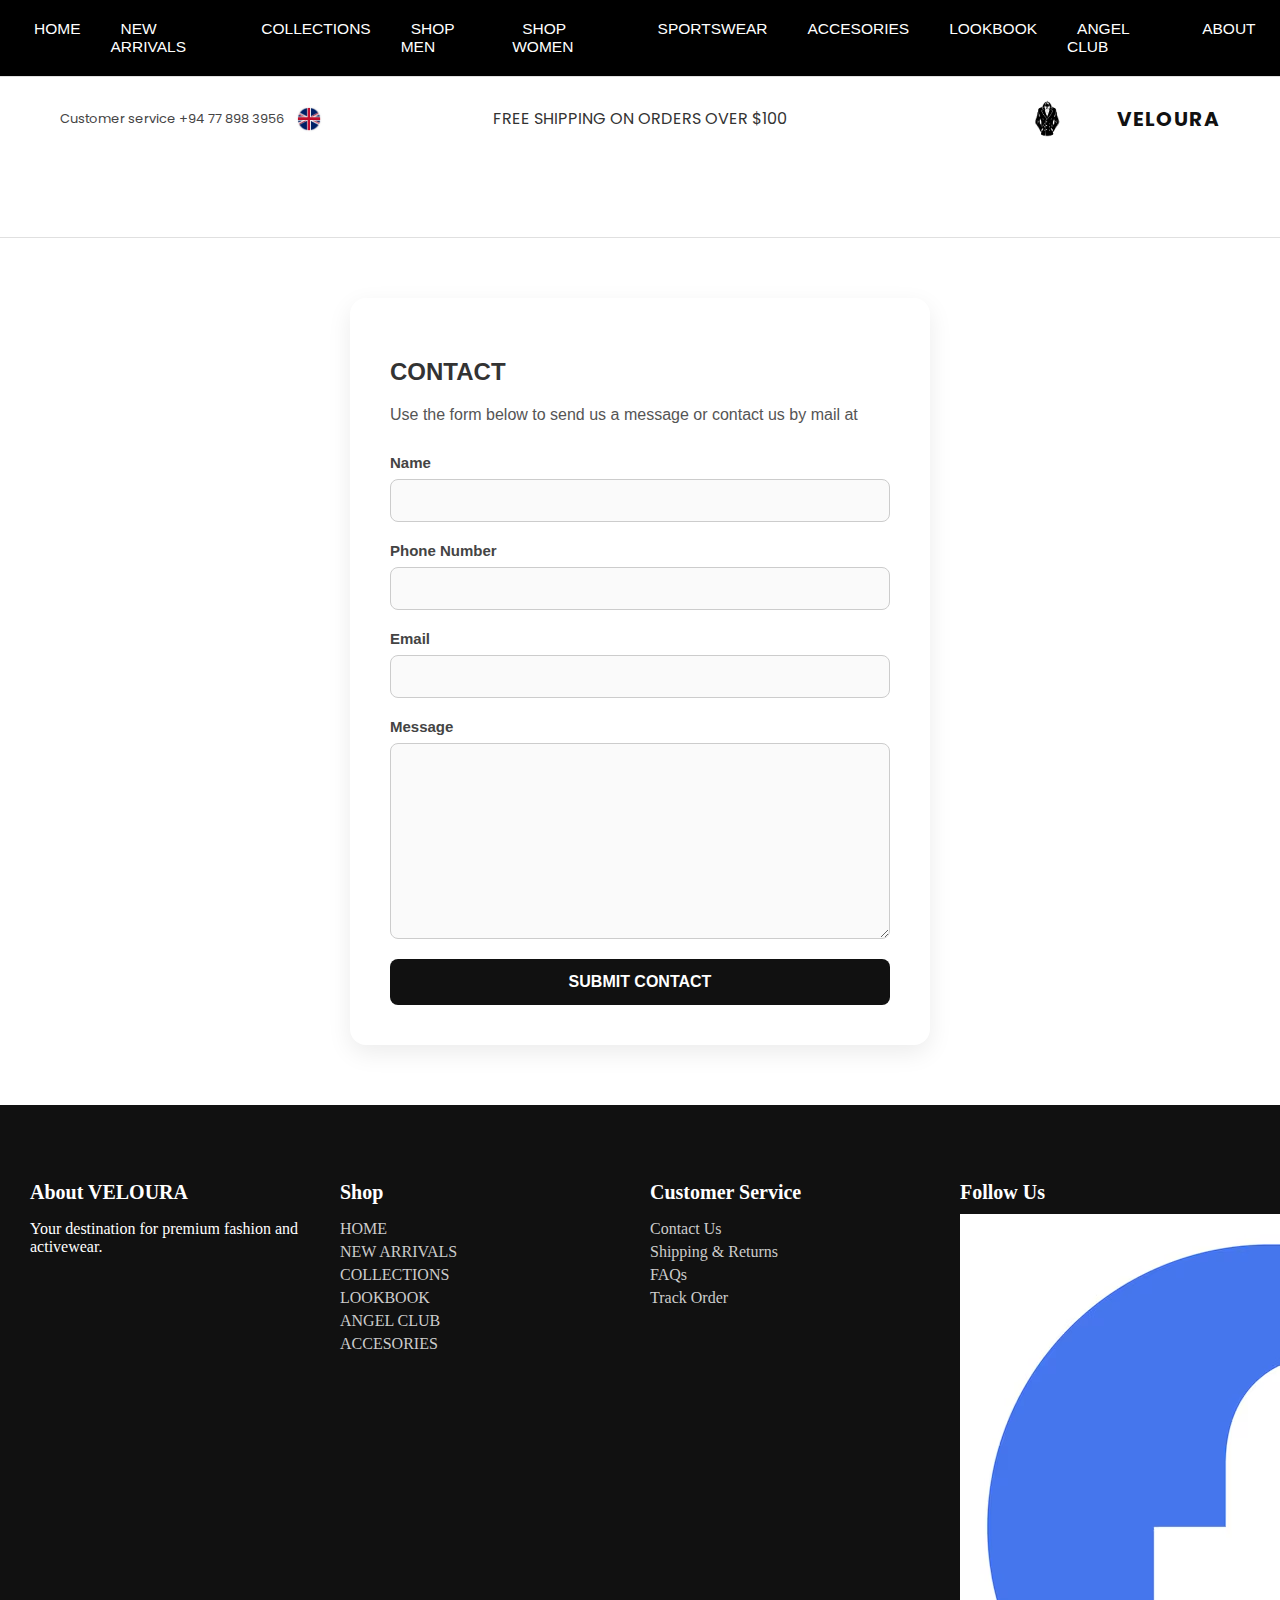
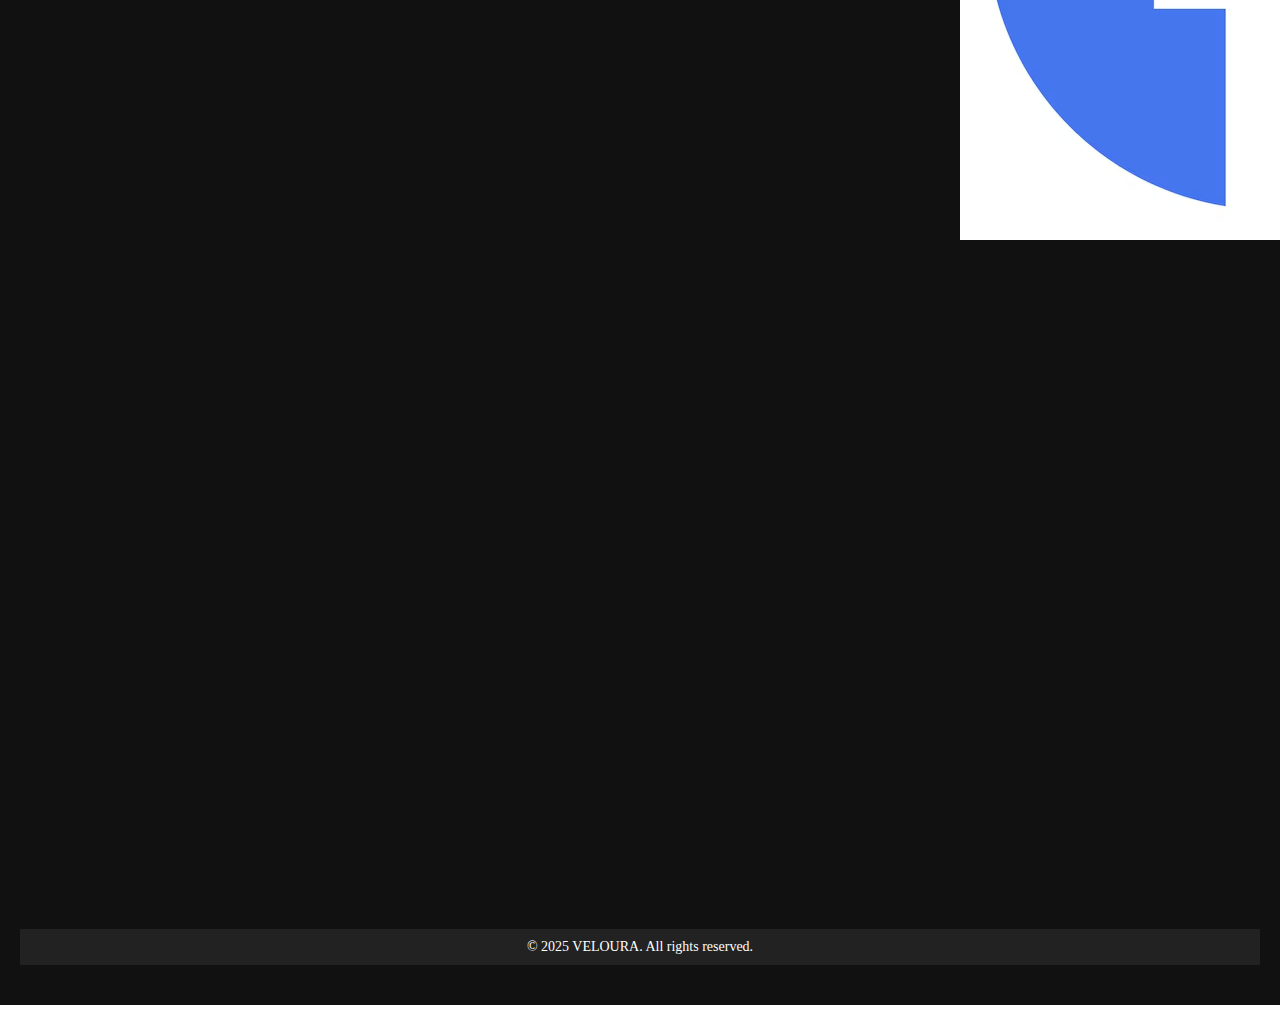
<file: contact-us.html>
<!DOCTYPE HTML>
<html lang="en">

<head>
    <meta charset="UTF-8">
    <meta http-equiv="X-UA-Compatible" content="IE=edge">
    <link href="https://fonts.googleapis.com/css2?family=Poppins:wght@400;600&display=swap" rel="stylesheet">

    <meta name="viewport" content="width=device-width, initial-scale=1.0">
    <title>Veloura-Home</title>
    <link rel="stylesheet" href="styles/contact-us.css">
    <link rel="stylesheet" href="styles/global.css">

</head>

<body>
    <div class="container">
        <div class="header">
            <div class="heading1">
                <p>Customer service +94 77 898 3956</p>
                <img src="images/english.jpeg" alt="language">
            </div>
            <div class="heading2">
                <p id="shipping">FREE SHIPPING ON ORDERS OVER $100</p>
            </div>
            <div class="heading3">
                <img src="images/logo.png" alt="logo">
                <p id="clothing-name">VELOURA</p>
            </div>
        </div>

        <nav class="navbar">
            <ul class="nav-list">
                <li><a href="index.html">HOME</a></li>
                <li><a href="#">NEW ARRIVALS</a></li>
                <li><a href="#">COLLECTIONS</a></li>
                <li><a href="shopmen.html">SHOP MEN</a></li>
                <li><a href="shopwomen.html">SHOP WOMEN</a></li>
                <li><a href="sportswear.html">SPORTSWEAR</a></li>
                <li><a href="accessories.html">ACCESORIES</a></li>
                <li><a href="#">LOOKBOOK</a></li>
                <li><a href="#">ANGEL CLUB</a></li>
                <li><a href="#">ABOUT</a></li>
            </ul>
        </nav>
        <div class="contact">
            <h2>CONTACT</h2>
            <div class="contact-forum">
                <p>Use the form below to send us a message or contact us by mail at</p>
                <div class="contact-form">
                    <div class="contact-name">
                        <label for="name">Name</label>
                        <input type="text" id="name" size="12">
                    </div>
                    <div class="contact-phonenumber">
                        <label for="phonenumber">Phone Number</label>
                        <input type="number" id="phonenumber" size="12">
                    </div>
                    <div>
                        <label for="contact-email">Email</label>
                        <input type="text" id="contact-email" size="12">
                    </div>
                    <div class="contact-message">
                        <label for="message">Message</label>
                        <textarea name="message" id="message" cols="30" rows="10"></textarea>
                    </div>
                    <div class="contact-button">
                        <button type="submit">SUBMIT CONTACT</button>
                    </div>

                </div>

            </div>
        </div>
        <footer class="site-footer">
            <div class="footer-container">
                <div class="footer-column">
                    <h4>About VELOURA</h4>
                    <p>Your destination for premium fashion and activewear.</p>
                </div>
                <div class="footer-column">
                    <h4>Shop</h4>
                    <ul>
                        <li><a href="#">HOME</a></li>
                        <li><a href="#">NEW ARRIVALS</a></li>
                        <li><a href="#">COLLECTIONS</a></li>
                        <li><a href="#">LOOKBOOK</a></li>
                        <li><a href="#">ANGEL CLUB</a></li>
                        <li><a href="#">ACCESORIES</a></li>
                    </ul>
                </div>
                <div class="footer-column">
                    <h4>Customer Service</h4>
                    <ul>
                        <li><a href="#">Contact Us</a></li>
                        <li><a href="#">Shipping & Returns</a></li>
                        <li><a href="#">FAQs</a></li>
                        <li><a href="#">Track Order</a></li>
                    </ul>
                </div>
                <div class="footer-column">
                    <h4>Follow Us</h4>
                    <div class="social-icons">
                        <a href="#"><img src="images/fb.avif" alt="Facebook"></a>
                        <a href="#"><img src="images/insta.jpeg" alt="Instagram"></a>
                        <a href="#"><img src="images/twitter.webp" alt="Twitter"></a>
                    </div>
                </div>
            </div>
            <div class="footer-bottom">
                <p>&copy; 2025 VELOURA. All rights reserved.</p>
            </div>
        </footer>

    </div>
</file>
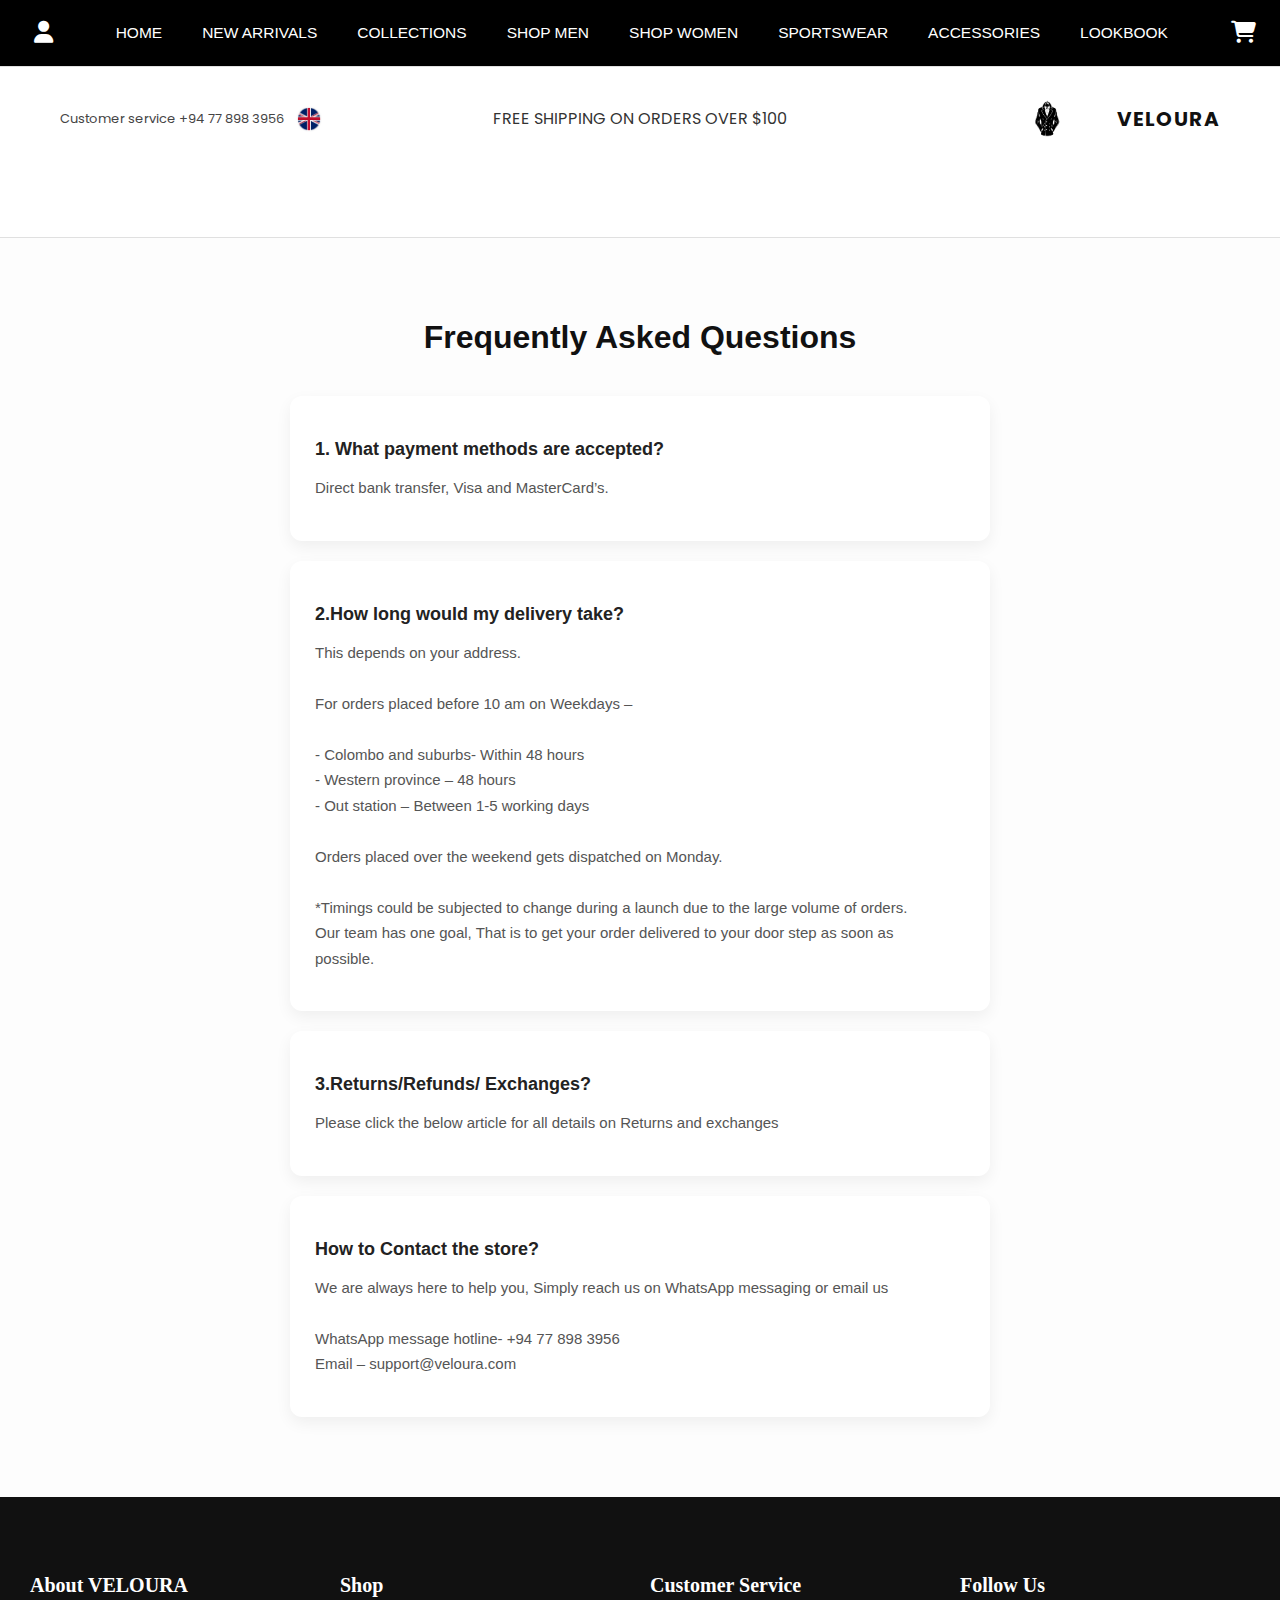
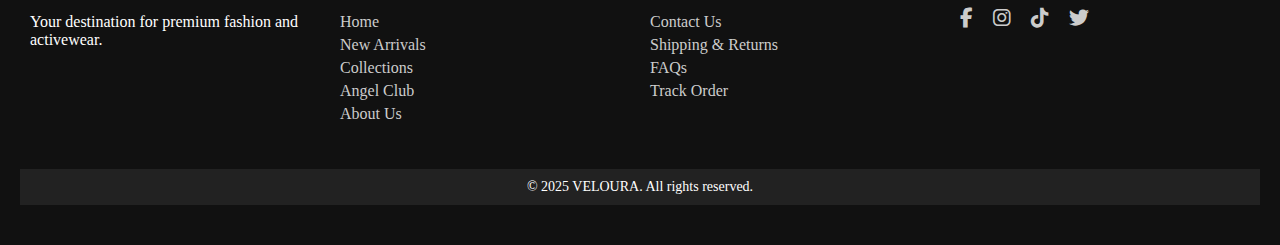
<file: faqs.html>
<!DOCTYPE HTML>
<html lang="en">

<head>
    <meta charset="UTF-8">
    <meta http-equiv="X-UA-Compatible" content="IE=edge">
    <link href="https://fonts.googleapis.com/css2?family=Poppins:wght@400;600&display=swap" rel="stylesheet">
    <link rel="stylesheet" href="https://cdnjs.cloudflare.com/ajax/libs/font-awesome/6.5.0/css/all.min.css" />

    <meta name="viewport" content="width=device-width, initial-scale=1.0">
    <title>Veloura-Home</title>
    <link rel="stylesheet" href="styles/faqs.css">
    <link rel="stylesheet" href="styles/global.css">

</head>

<body>
    <div class="container-all">
        <!-- Navigation bar first -->
        <nav class="navbar">
            <div class="nav-icon-start">
                <a href="login.html" title="Sign In"><i class="fas fa-user"></i></a>
            </div>
            <ul class="nav-list">
                <li><a href="index.html">HOME</a></li>
                <li><a href="new-arrivals.html">NEW ARRIVALS</a></li>
                <li><a href="collections.html">COLLECTIONS</a></li>
                <li><a href="shopmen.html">SHOP MEN</a></li>
                <li><a href="shopwomen.html">SHOP WOMEN</a></li>
                <li><a href="sportswear.html">SPORTSWEAR</a></li>
                <li><a href="accessories.html">ACCESSORIES</a></li>
                <li><a href="longbook.html">LOOKBOOK</a></li>

            </ul>
            <div class="nav-icon-end">
                <a href="cart.html" title="Cart"><i class="fas fa-shopping-cart"></i></a>
            </div>
        </nav>

        <!-- Then your main header content -->
        <div class="header">
            <div class="heading1">
                <p>Customer service +94 77 898 3956</p>
                <img src="images/english.jpeg" alt="language">
            </div>
            <div class="heading2">
                <p id="shipping">FREE SHIPPING ON ORDERS OVER $100</p>
            </div>
            <div class="heading3">
                <img src="images/logo.png" alt="logo">
                <p id="clothing-name">VELOURA</p>
            </div>
        </div>

        <div class="faqs">
            <div class="faqs-container">
                <h1>Frequently Asked Questions</h1>
                <div class="faqs-questions">
                    <div class="question1">
                        <h3>1. What payment methods are accepted?</h3>
                        <p>Direct bank transfer, Visa and MasterCard’s.</p>
                    </div>
                    <div class="question2">
                        <h3>2.How long would my delivery take?</h3>
                        <p>This depends on your address.

                            For orders placed before 10 am on Weekdays –

                            - Colombo and suburbs- Within 48 hours
                            - Western province – 48 hours
                            - Out station – Between 1-5 working days

                            Orders placed over the weekend gets dispatched on Monday.

                            *Timings could be subjected to change during a launch due to the large volume of orders.
                            Our team has one goal, That is to get your order delivered to your door step as soon as
                            possible.</p>
                    </div>
                    <div class="question3">
                        <h3>3.Returns/Refunds/ Exchanges?</h3>
                        <p>Please click the below article for all details on Returns and exchanges
                        </p>
                    </div>
                    <div class="question4">
                        <h3> How to Contact the store?</h3>
                        <p>We are always here to help you, Simply reach us on WhatsApp messaging or email us

                            WhatsApp message hotline- +94 77 898 3956
                            Email – support@veloura.com</p>
                    </div>
                </div>
            </div>
        </div>

        <footer class="site-footer">
            <div class="footer-container">
                <!-- About Section -->
                <div class="footer-column">
                    <h4>About VELOURA</h4>
                    <p>Your destination for premium fashion and activewear.</p>
                </div>

                <!-- Shop Section -->
                <div class="footer-column">
                    <h4>Shop</h4>
                    <ul>
                        <li><a href="index.html">Home</a></li>
                        <li><a href="new-arrivals.html">New Arrivals</a></li>
                        <li><a href="collections.html">Collections</a></li>
                        <li><a href="angel-club.html">Angel Club</a></li>
                        <li><a href="about.html">About Us</a></li>
                    </ul>
                </div>

                <!-- Customer Service Section -->
                <div class="footer-column">
                    <h4>Customer Service</h4>
                    <ul>
                        <li><a href="contact-us.html">Contact Us</a></li>
                        <li><a href="shipping-returns.html">Shipping & Returns</a></li>
                        <li><a href="faqs.html">FAQs</a></li>
                        <li><a href="track-order.html">Track Order</a></li>
                    </ul>
                </div>

                <!-- Follow Us Section -->
                <div class="footer-column">
                    <h4>Follow Us</h4>
                    <div class="social-icons">
                        <a href="https://www.facebook.com" target="_blank"><i class="fab fa-facebook-f"></i></a>
                        <a href="https://www.instagram.com" target="_blank"><i class="fab fa-instagram"></i></a>
                        <a href="https://www.tiktok.com" target="_blank"><i class="fab fa-tiktok"></i></a>
                        <a href="https://twitter.com" target="_blank"><i class="fab fa-twitter"></i></a>
                    </div>
                </div>
            </div>


            <!-- Footer Bottom -->
            <div class="footer-bottom">
                <p>&copy; 2025 VELOURA. All rights reserved.</p>
            </div>
        </footer>
    </div>

</body>

</html>
</file>
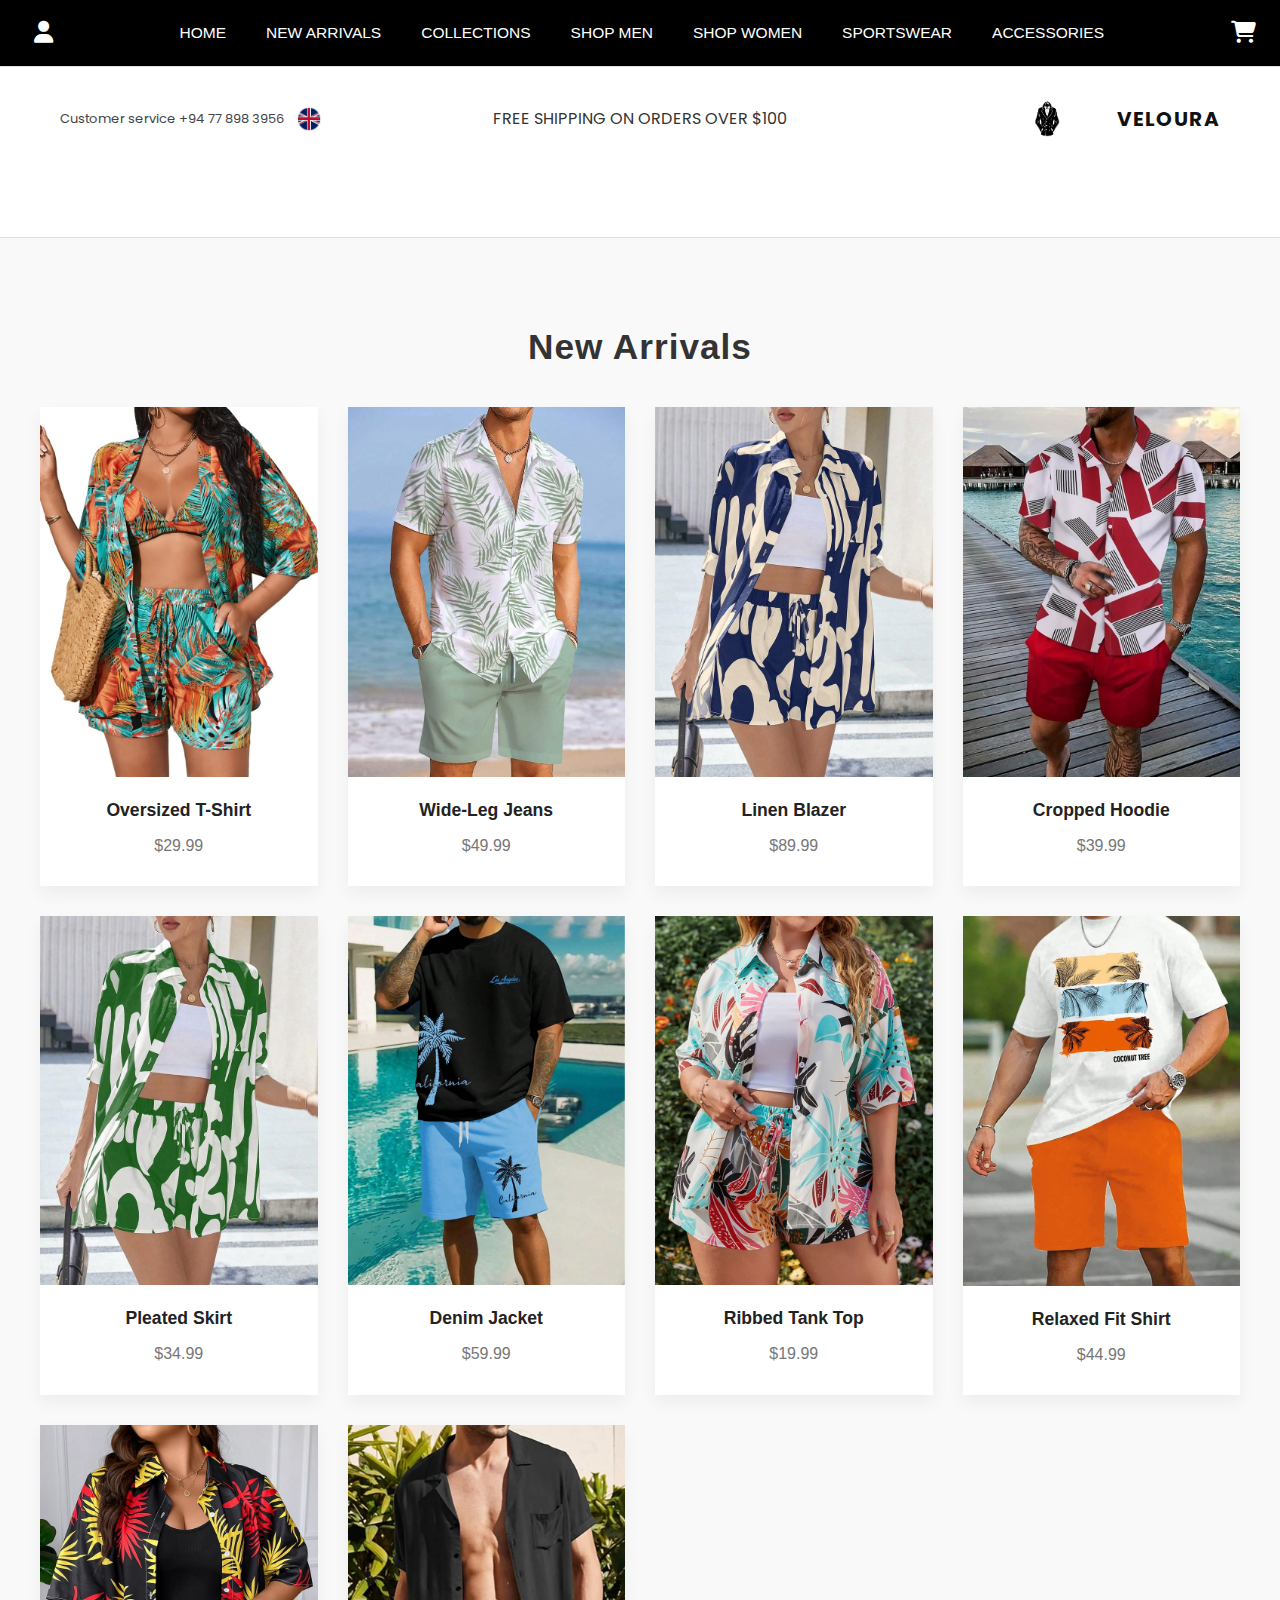
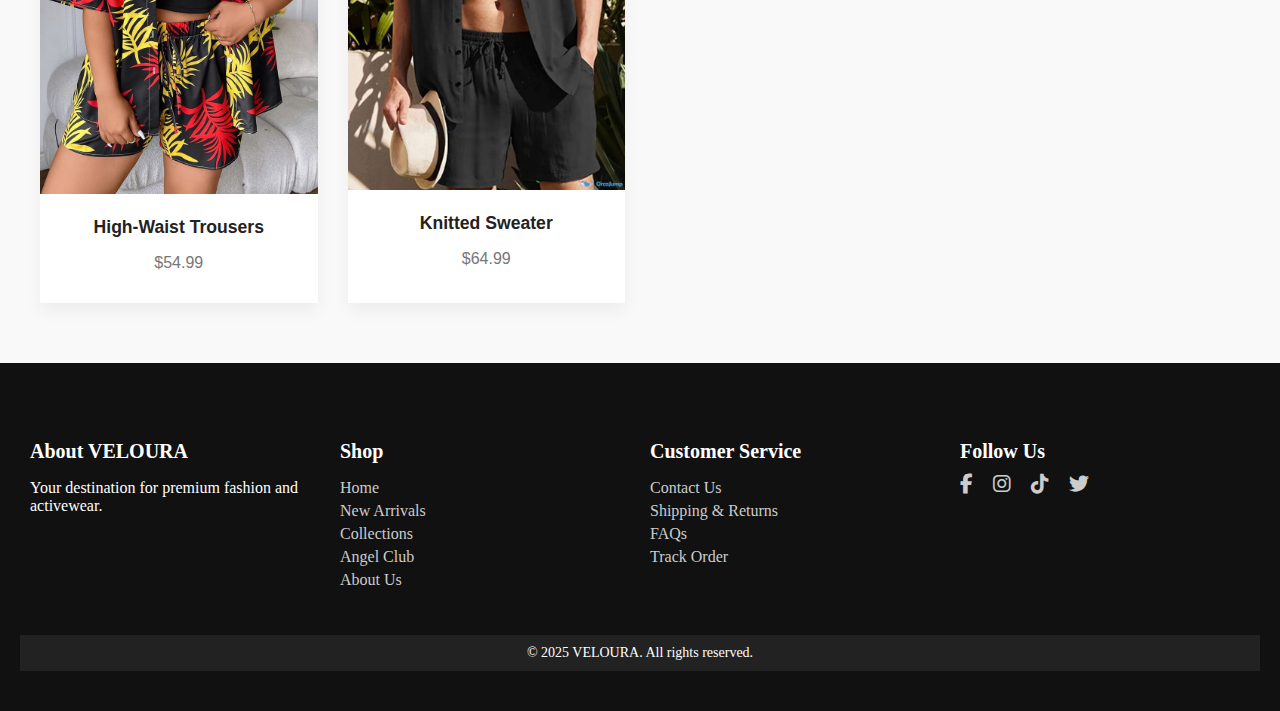
<file: new-arrivals.html>
<!DOCTYPE HTML>
<html lang="en">

<head>
    <meta charset="UTF-8">
    <meta http-equiv="X-UA-Compatible" content="IE=edge">
    <link href="https://fonts.googleapis.com/css2?family=Poppins:wght@400;600&display=swap" rel="stylesheet">
    <link rel="stylesheet" href="https://cdnjs.cloudflare.com/ajax/libs/font-awesome/6.5.0/css/all.min.css" />

    <meta name="viewport" content="width=device-width, initial-scale=1.0">
    <title>Veloura-Home</title>
    <link rel="stylesheet" href="styles/new-arrivals.css">
    <link rel="stylesheet" href="styles/global.css">

</head>

<body>
    <div class="container-all">
        <!-- Navigation bar first -->
        <nav class="navbar">
            <div class="nav-icon-start">
                <a href="login.html" title="Sign In"><i class="fas fa-user"></i></a>
            </div>
            <ul class="nav-list">
                <li><a href="index.html">HOME</a></li>
                <li><a href="new-arrivals.html">NEW ARRIVALS</a></li>
                <li><a href="collections.html">COLLECTIONS</a></li>
                <li><a href="shopmen.html">SHOP MEN</a></li>
                <li><a href="shopwomen.html">SHOP WOMEN</a></li>
                <li><a href="sportswear.html">SPORTSWEAR</a></li>
                <li><a href="accessories.html">ACCESSORIES</a></li>

            </ul>
            <div class="nav-icon-end">
                <a href="cart.html" title="Cart"><i class="fas fa-shopping-cart"></i></a>
            </div>
        </nav>

        <!-- Then your main header content -->
        <div class="header">
            <div class="heading1">
                <p>Customer service +94 77 898 3956</p>
                <img src="images/english.jpeg" alt="language">
            </div>
            <div class="heading2">
                <p id="shipping">FREE SHIPPING ON ORDERS OVER $100</p>
            </div>
            <div class="heading3">
                <img src="images/logo.png" alt="logo">
                <p id="clothing-name">VELOURA</p>
            </div>
        </div>


        <section class="new-arrivals">
            <h2 class="section-title">New Arrivals</h2>
            <div class="products-grid">

                <!-- Product 1 -->
                <div class="product-card">
                    <div class="product-image">
                        <img src="images/new-arrivals/nc-01.jpg" alt="Oversized T-Shirt">
                        <div class="hover-info"><button class="shop-btn">Shop Now</button></div>
                    </div>
                    <div class="product-details">
                        <h3 class="product-name">Oversized T-Shirt</h3>
                        <p class="product-price">$29.99</p>
                    </div>
                </div>

                <!-- Product 2 -->
                <div class="product-card">
                    <div class="product-image">
                        <img src="images/new-arrivals/nc-06.jpg" alt="Wide-Leg Jeans">
                        <div class="hover-info"><button class="shop-btn">Shop Now</button></div>
                    </div>
                    <div class="product-details">
                        <h3 class="product-name">Wide-Leg Jeans</h3>
                        <p class="product-price">$49.99</p>
                    </div>
                </div>

                <!-- Product 3 -->
                <div class="product-card">
                    <div class="product-image">
                        <img src="images/new-arrivals/nc-02.jpg" alt="Linen Blazer">
                        <div class="hover-info"><button class="shop-btn">Shop Now</button></div>
                    </div>
                    <div class="product-details">
                        <h3 class="product-name">Linen Blazer</h3>
                        <p class="product-price">$89.99</p>
                    </div>
                </div>

                <!-- Product 4 -->
                <div class="product-card">
                    <div class="product-image">
                        <img src="images/new-arrivals/nc-07.jpg" alt="Cropped Hoodie">
                        <div class="hover-info"><button class="shop-btn">Shop Now</button></div>
                    </div>
                    <div class="product-details">
                        <h3 class="product-name">Cropped Hoodie</h3>
                        <p class="product-price">$39.99</p>
                    </div>
                </div>

                <!-- Product 5 -->
                <div class="product-card">
                    <div class="product-image">
                        <img src="images/new-arrivals/nc-03.jpg" alt="Pleated Skirt">
                        <div class="hover-info"><button class="shop-btn">Shop Now</button></div>
                    </div>
                    <div class="product-details">
                        <h3 class="product-name">Pleated Skirt</h3>
                        <p class="product-price">$34.99</p>
                    </div>
                </div>

                <!-- Product 6 -->
                <div class="product-card">
                    <div class="product-image">
                        <img src="images/new-arrivals/nc-08.jpg" alt="Denim Jacket">
                        <div class="hover-info"><button class="shop-btn">Shop Now</button></div>
                    </div>
                    <div class="product-details">
                        <h3 class="product-name">Denim Jacket</h3>
                        <p class="product-price">$59.99</p>
                    </div>
                </div>

                <!-- Product 7 -->
                <div class="product-card">
                    <div class="product-image">
                        <img src="images/new-arrivals/nc-04.jpg" alt="Ribbed Tank Top">
                        <div class="hover-info"><button class="shop-btn">Shop Now</button></div>
                    </div>
                    <div class="product-details">
                        <h3 class="product-name">Ribbed Tank Top</h3>
                        <p class="product-price">$19.99</p>
                    </div>
                </div>

                <!-- Product 8 -->
                <div class="product-card">
                    <div class="product-image">
                        <img src="images/new-arrivals/nc-09.jpg" alt="Relaxed Fit Shirt">
                        <div class="hover-info"><button class="shop-btn">Shop Now</button></div>
                    </div>
                    <div class="product-details">
                        <h3 class="product-name">Relaxed Fit Shirt</h3>
                        <p class="product-price">$44.99</p>
                    </div>
                </div>

                <!-- Product 9 -->
                <div class="product-card">
                    <div class="product-image">
                        <img src="images/new-arrivals/nc-05.jpg" alt="High-Waist Trousers">
                        <div class="hover-info"><button class="shop-btn">Shop Now</button></div>
                    </div>
                    <div class="product-details">
                        <h3 class="product-name">High-Waist Trousers</h3>
                        <p class="product-price">$54.99</p>
                    </div>
                </div>

                <!-- Product 10 -->
                <div class="product-card">
                    <div class="product-image">
                        <img src="images/new-arrivals/nc-10.jpg" alt="Knitted Sweater">
                        <div class="hover-info"><button class="shop-btn">Shop Now</button></div>
                    </div>
                    <div class="product-details">
                        <h3 class="product-name">Knitted Sweater</h3>
                        <p class="product-price">$64.99</p>
                    </div>
                </div>

            </div>
        </section>

        <footer class="site-footer">
            <div class="footer-container">
                <!-- About Section -->
                <div class="footer-column">
                    <h4>About VELOURA</h4>
                    <p>Your destination for premium fashion and activewear.</p>
                </div>

                <!-- Shop Section -->
                <div class="footer-column">
                    <h4>Shop</h4>
                    <ul>
                        <li><a href="index.html">Home</a></li>
                        <li><a href="new-arrivals.html">New Arrivals</a></li>
                        <li><a href="collections.html">Collections</a></li>
                        <li><a href="angel-club.html">Angel Club</a></li>
                        <li><a href="about.html">About Us</a></li>
                    </ul>
                </div>

                <!-- Customer Service Section -->
                <div class="footer-column">
                    <h4>Customer Service</h4>
                    <ul>
                        <li><a href="contact-us.html">Contact Us</a></li>
                        <li><a href="shipping-returns.html">Shipping & Returns</a></li>
                        <li><a href="faqs.html">FAQs</a></li>
                        <li><a href="track-order.html">Track Order</a></li>
                    </ul>
                </div>

                <!-- Follow Us Section -->
                <div class="footer-column">
                    <h4>Follow Us</h4>
                    <div class="social-icons">
                        <a href="https://www.facebook.com" target="_blank"><i class="fab fa-facebook-f"></i></a>
                        <a href="https://www.instagram.com" target="_blank"><i class="fab fa-instagram"></i></a>
                        <a href="https://www.tiktok.com" target="_blank"><i class="fab fa-tiktok"></i></a>
                        <a href="https://twitter.com" target="_blank"><i class="fab fa-twitter"></i></a>
                    </div>
                </div>
            </div>


            <!-- Footer Bottom -->
            <div class="footer-bottom">
                <p>&copy; 2025 VELOURA. All rights reserved.</p>
            </div>
        </footer>
    </div>
</body>

</html>
</file>
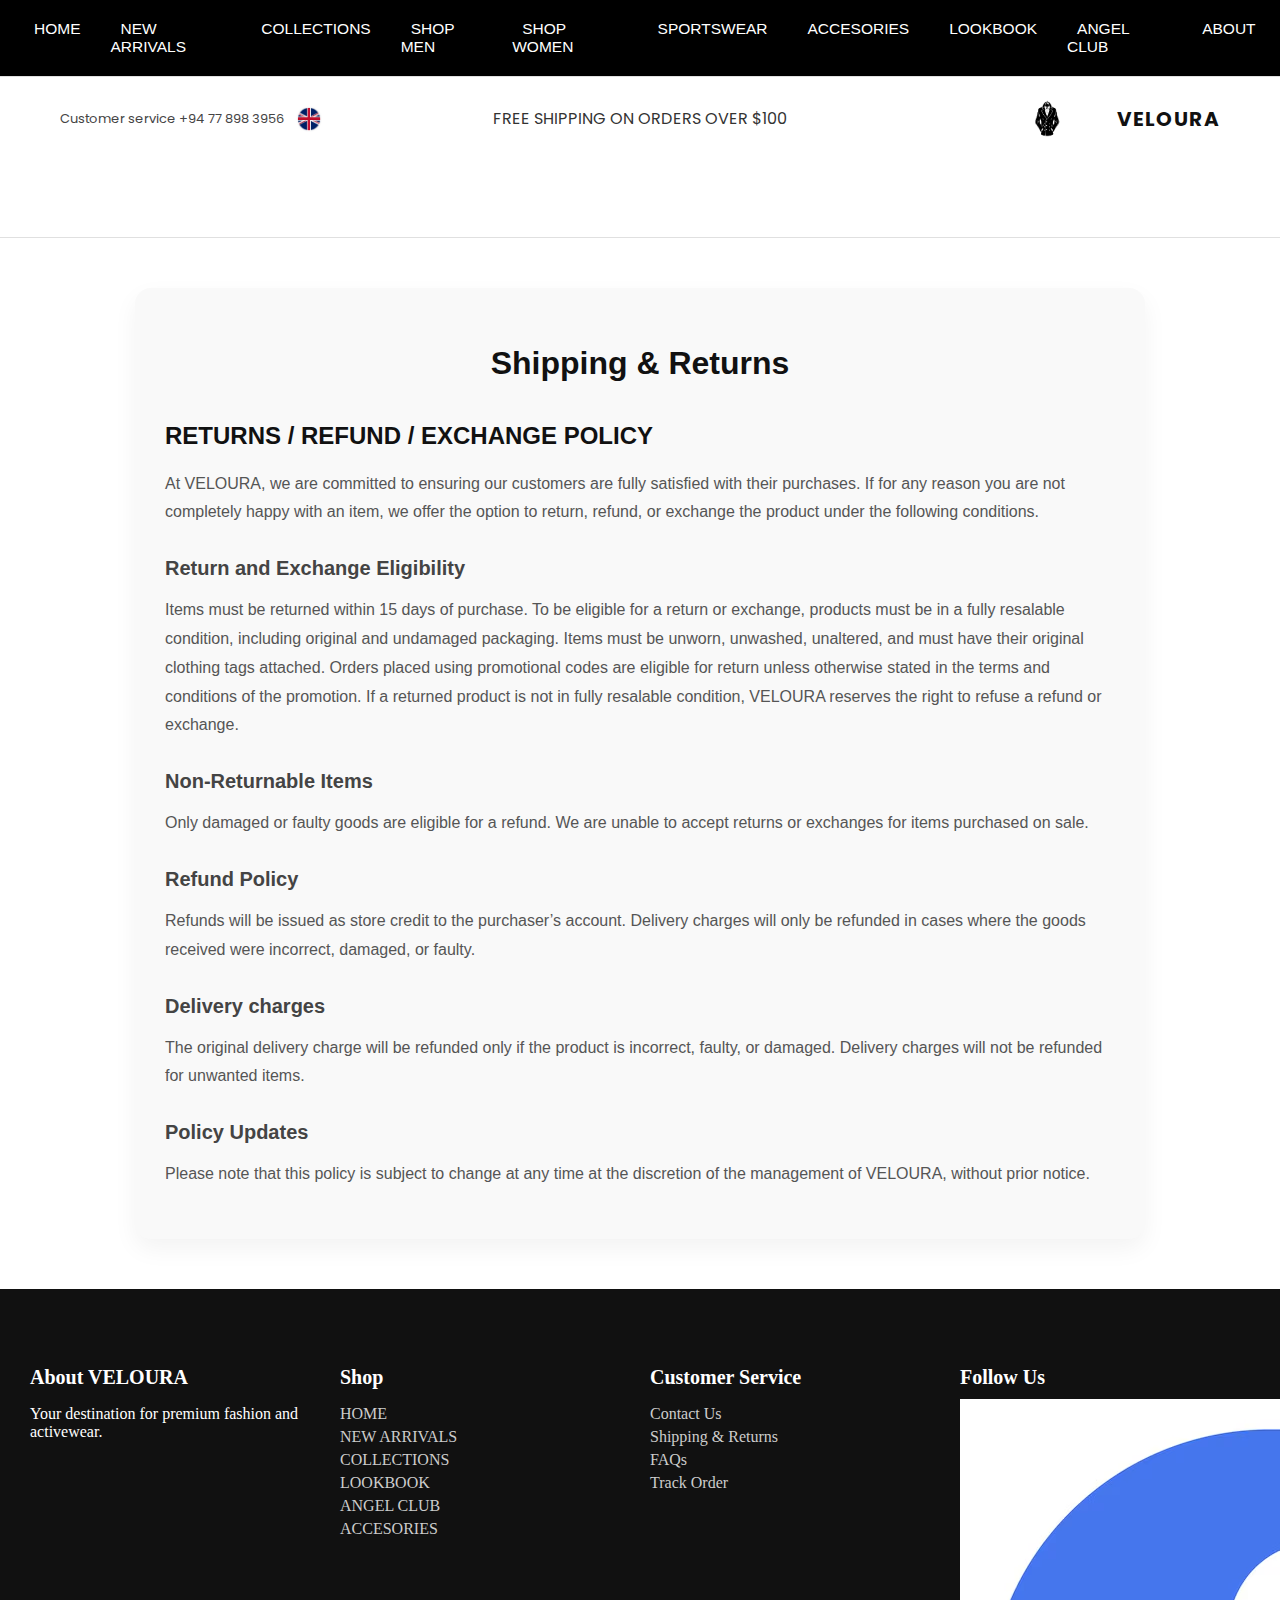
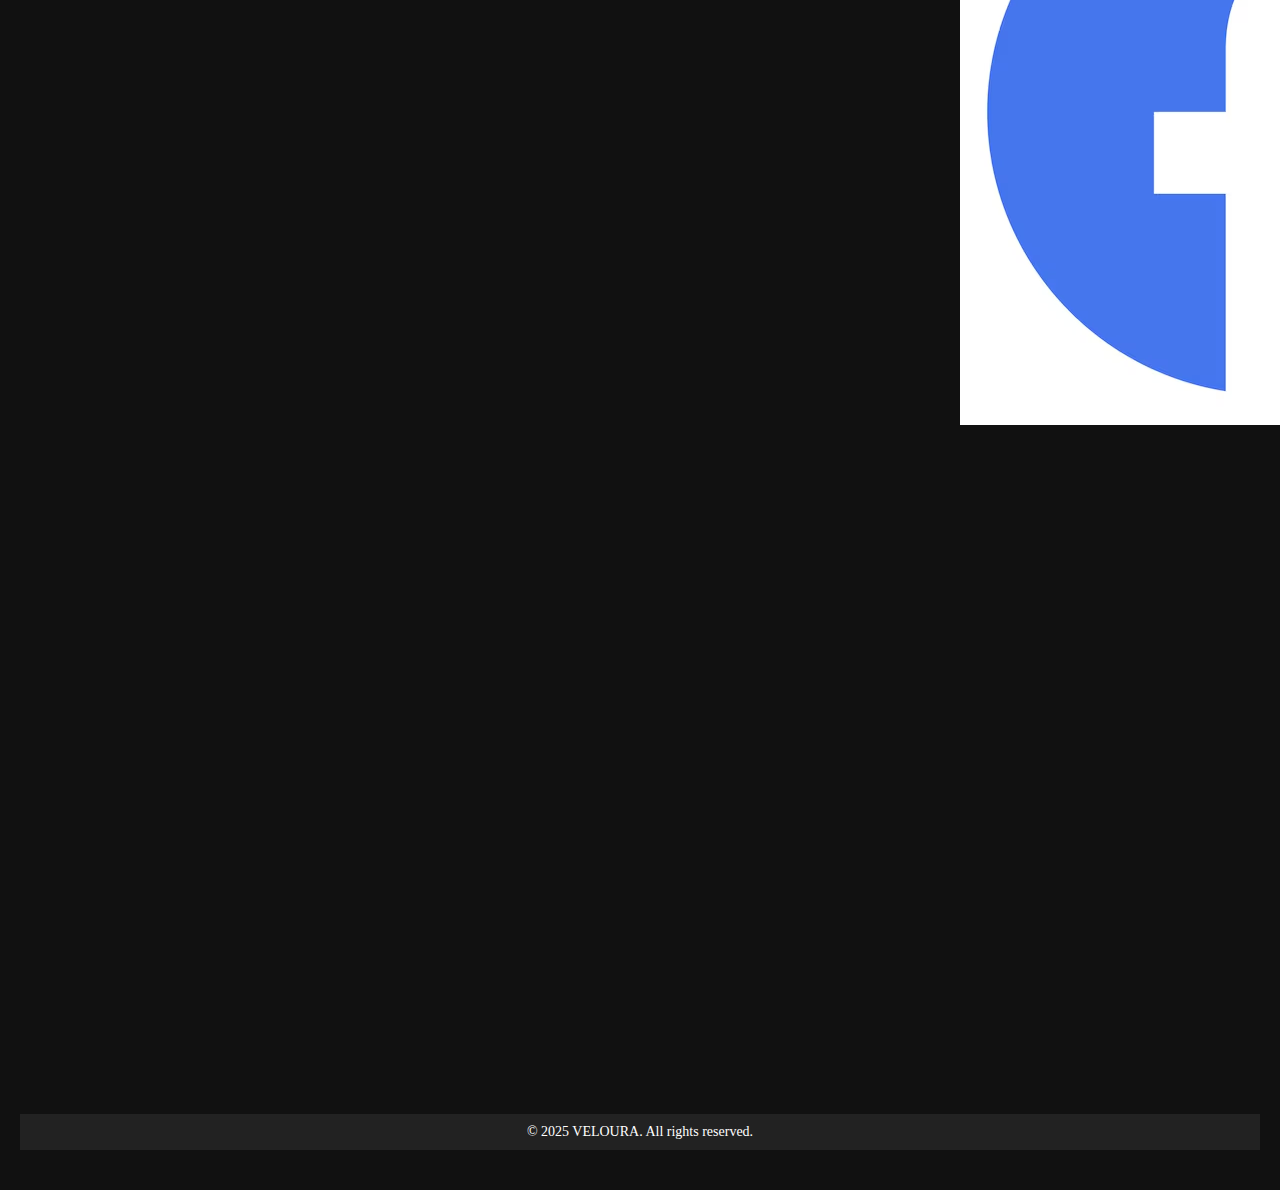
<file: shipping-returns.html>
<!DOCTYPE HTML>
<html lang="en">

<head>
    <meta charset="UTF-8">
    <meta http-equiv="X-UA-Compatible" content="IE=edge">
    <link href="https://fonts.googleapis.com/css2?family=Poppins:wght@400;600&display=swap" rel="stylesheet">

    <meta name="viewport" content="width=device-width, initial-scale=1.0">
    <title>Veloura-Home</title>
    <link rel="stylesheet" href="styles/shipping-returns.css">
    <link rel="stylesheet" href="styles/global.css">
</head>

<body>
    <div class="container">
        <div class="header">
            <div class="heading1">
                <p>Customer service +94 77 898 3956</p>
                <img src="images/english.jpeg" alt="language">
            </div>
            <div class="heading2">
                <p id="shipping">FREE SHIPPING ON ORDERS OVER $100</p>
            </div>
            <div class="heading3">
                <img src="images/logo.png" alt="logo">
                <p id="clothing-name">VELOURA</p>
            </div>
        </div>

        <nav class="navbar">
            <ul class="nav-list">
                <li><a href="index.html">HOME</a></li>
                <li><a href="#">NEW ARRIVALS</a></li>
                <li><a href="#">COLLECTIONS</a></li>
                <li><a href="shopmen.html">SHOP MEN</a></li>
                <li><a href="shopwomen.html">SHOP WOMEN</a></li>
                <li><a href="sportswear.html">SPORTSWEAR</a></li>
                <li><a href="accessories.html">ACCESORIES</a></li>
                <li><a href="#">LOOKBOOK</a></li>
                <li><a href="#">ANGEL CLUB</a></li>
                <li><a href="#">ABOUT</a></li>
            </ul>
        </nav>

        <div class="shipping-topic">
            <h2>Shipping & Returns</h2>
            <div class="shipping-returns">
                <h1>RETURNS / REFUND / EXCHANGE POLICY</h1>
                <p>At VELOURA, we are committed to ensuring our customers are fully satisfied with their purchases. If
                    for any reason you are not completely happy with an item, we offer the option to return, refund, or
                    exchange the product under the following conditions.</p>
            </div>
            <div class="shipping-returns-content">
                <h4>Return and Exchange Eligibility</h4>
                <p>Items must be returned within 15 days of purchase. To be eligible for a return or exchange, products
                    must be in a fully resalable condition, including original and undamaged packaging. Items must be
                    unworn, unwashed, unaltered, and must have their original clothing tags attached.

                    Orders placed using promotional codes are eligible for return unless otherwise stated in the terms
                    and conditions of the promotion.

                    If a returned product is not in fully resalable condition, VELOURA reserves the right to refuse a
                    refund or exchange.</p>
            </div>
            <div class="non-return">
                <h4>Non-Returnable Items</h4>
                <p>Only damaged or faulty goods are eligible for a refund. We are unable to accept returns or exchanges
                    for items purchased on sale.</p>
            </div>
            <div class="refunds">
                <h4>Refund Policy</h4>
                <p>Refunds will be issued as store credit to the purchaser’s account. Delivery charges will only be
                    refunded in cases where the goods received were incorrect, damaged, or faulty.</p>
            </div>
            <div class="Delivery">
                <h4>Delivery charges</h4>
                <p>The original delivery charge will be refunded only if the product is incorrect, faulty, or damaged.
                    Delivery charges will not be refunded for unwanted items.</p>
            </div>
            <div class="Policy Updates">
                <h4>Policy Updates</h4>
                <p>Please note that this policy is subject to change at any time at the discretion of the management of
                    VELOURA, without prior notice.</p>
            </div>




        </div>

        <footer class="site-footer">
            <div class="footer-container">
                <div class="footer-column">
                    <h4>About VELOURA</h4>
                    <p>Your destination for premium fashion and activewear.</p>
                </div>
                <div class="footer-column">
                    <h4>Shop</h4>
                    <ul>
                        <li><a href="#">HOME</a></li>
                        <li><a href="#">NEW ARRIVALS</a></li>
                        <li><a href="#">COLLECTIONS</a></li>
                        <li><a href="#">LOOKBOOK</a></li>
                        <li><a href="#">ANGEL CLUB</a></li>
                        <li><a href="#">ACCESORIES</a></li>
                    </ul>
                </div>
                <div class="footer-column">
                    <h4>Customer Service</h4>
                    <ul>
                        <li><a href="#">Contact Us</a></li>
                        <li><a href="#">Shipping & Returns</a></li>
                        <li><a href="#">FAQs</a></li>
                        <li><a href="#">Track Order</a></li>
                    </ul>
                </div>
                <div class="footer-column">
                    <h4>Follow Us</h4>
                    <div class="social-icons">
                        <a href="#"><img src="images/fb.avif" alt="Facebook"></a>
                        <a href="#"><img src="images/insta.jpeg" alt="Instagram"></a>
                        <a href="#"><img src="images/twitter.webp" alt="Twitter"></a>
                    </div>
                </div>
            </div>
            <div class="footer-bottom">
                <p>&copy; 2025 VELOURA. All rights reserved.</p>
            </div>
        </footer>


    </div>
</file>
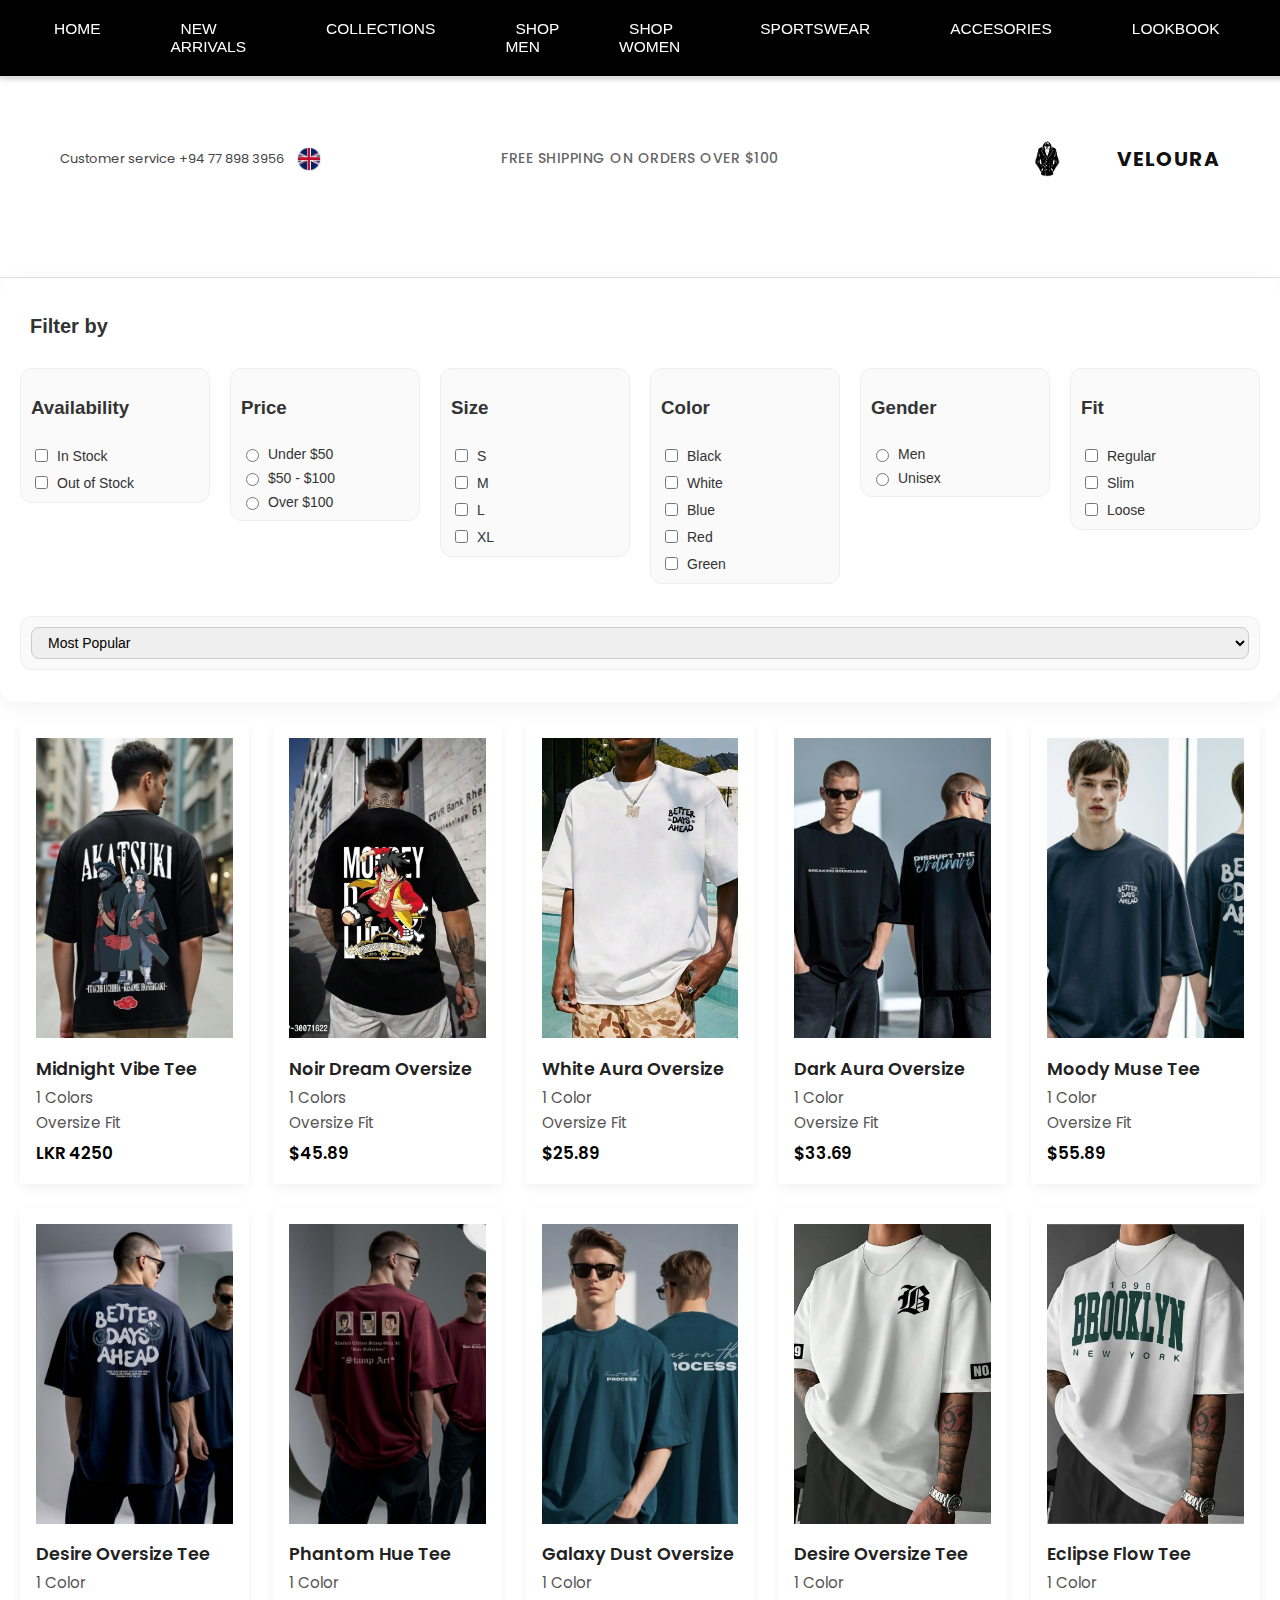
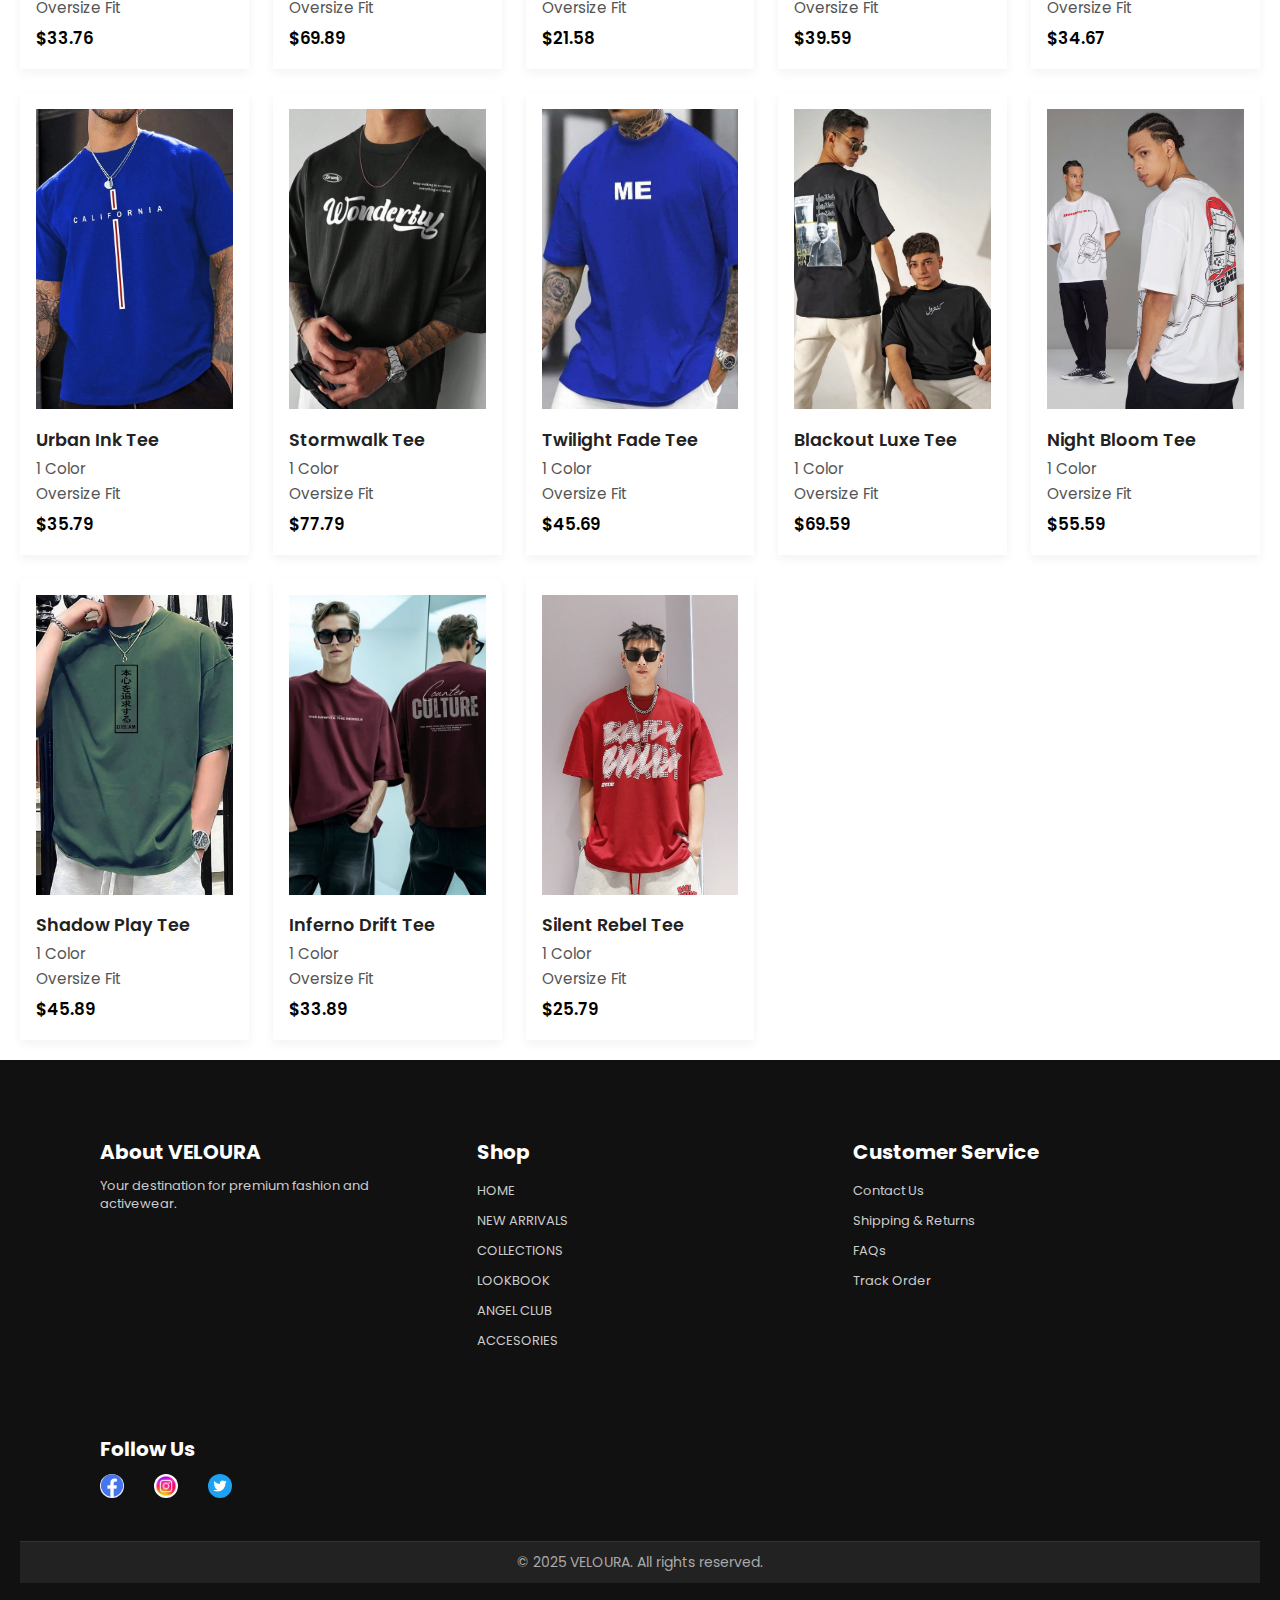
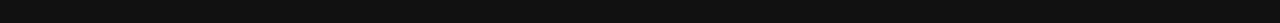
<file: shopmen.html>
<!DOCTYPE HTML>
<html lang="en">

<head>
    <meta charset="UTF-8">
    <meta http-equiv="X-UA-Compatible" content="IE=edge">
    <link href="https://fonts.googleapis.com/css2?family=Poppins:wght@400;600&display=swap" rel="stylesheet">

    <meta name="viewport" content="width=device-width, initial-scale=1.0">
    <title>Veloura-Home</title>
    <link rel="stylesheet" href="styles/shopmen.css">
    <link rel="stylesheet" href="styles/global.css">

</head>

<body>
    <div class="container">
        <div class="header">
            <div class="heading1">
                <p>Customer service +94 77 898 3956</p>
                <img src="images/english.jpeg" alt="language">
            </div>
            <div class="heading2">
                <p id="shipping">FREE SHIPPING ON ORDERS OVER $100</p>
            </div>
            <div class="heading3">
                <img src="images/logo.png" alt="logo">
                <p id="clothing-name">VELOURA</p>
            </div>
        </div>

        <nav class="navbar">
            <ul class="nav-list">
                <li><a href="index.html">HOME</a></li>
                <li><a href="#">NEW ARRIVALS</a></li>
                <li><a href="#">COLLECTIONS</a></li>
                <li><a href="shopmen.html">SHOP MEN</a></li>
                <li><a href="shopwomen.html">SHOP WOMEN</a></li>
                <li><a href="#">SPORTSWEAR</a></li>
                <li><a href="#">ACCESORIES</a></li>
                <li><a href="#">LOOKBOOK</a></li>
                <li><a href="#">ANGEL CLUB</a></li>
                <li><a href="#">ABOUT</a></li>
            </ul>
        </nav>
        <div class="sidebar">
            <h2>Filter by</h2>
            <!-- Keep these sections but REMOVE the <h3> inside -->
            <div class="filter-group">
                <h3>Availability</h3>
                <label><input type="checkbox"> In Stock</label>
                <label><input type="checkbox"> Out of Stock</label>
            </div>

            <div class="filter-group">
                <h3>Price</h3>
                <label><input type="radio" name="price"> Under $50</label>
                <label><input type="radio" name="price"> $50 - $100</label>
                <label><input type="radio" name="price"> Over $100</label>
            </div>

            <div class="filter-group">
                <h3>Size</h3>
                <label><input type="checkbox"> S</label>
                <label><input type="checkbox"> M</label>
                <label><input type="checkbox"> L</label>
                <label><input type="checkbox"> XL</label>
            </div>

            <div class="filter-group">
                <h3>Color</h3>
                <label><input type="checkbox"> Black</label>
                <label><input type="checkbox"> White</label>
                <label><input type="checkbox"> Blue</label>
                <label><input type="checkbox"> Red</label>
                <label><input type="checkbox"> Green</label>
            </div>

            <div class="filter-group">
                <h3>Gender</h3>
                <label><input type="radio" name="gender"> Men</label>
                <label><input type="radio" name="gender"> Unisex</label>
            </div>

            <div class="filter-group">
                <h3>Fit</h3>
                <label><input type="checkbox"> Regular</label>
                <label><input type="checkbox"> Slim</label>
                <label><input type="checkbox"> Loose</label>
            </div>

            <div class="filter-group">
                <select>
                    <h3>Sort by</h3>
                    <option value="popular">Most Popular</option>
                    <option value="price-low-high">Price: Low to High</option>
                    <option value="price-high-low">Price: High to Low</option>
                    <option value="new">Newest</option>
                </select>
            </div>
        </div>


        <div class="men-collection">
            <div class="men-clothing">
                <div class="men-clothing-img">
                    <div class="each-clothing">
                        <img src="images/shopmen/men-01.jpg" alt="blue-tshirt-california">
                        <p class="clothing-name">Midnight Vibe Tee</p>
                        <p class="color">1 Colors</p>
                        <p class="fit">Oversize Fit</p>
                        <p class="price">LKR 4250</p>
                    </div>

                    <div class="each-clothing">
                        <img src="images/shopmen/men-02.jpg" alt="blue-tshirt">
                        <p class="clothing-name">Noir Dream Oversize</p>
                        <p class="color">1 Colors</p>
                        <p class="fit">Oversize Fit</p>
                        <p class="price">$45.89</p>
                    </div>


                    <div class="each-clothing">
                        <img src="images/shopmen/men-03.jpg" alt="white-tshirt">
                        <p class="clothing-name">White Aura Oversize</p>
                        <p class="color">1 Color</p>
                        <p class="fit">Oversize Fit</p>
                        <p class="price">$25.89</p>
                    </div>

                    <div class="each-clothing">
                        <img src="images/shopmen/men-04.jpg" alt="white-tshirt">
                        <p class="clothing-name">Dark Aura Oversize</p>
                        <p class="color">1 Color</p>
                        <p class="fit">Oversize Fit</p>
                        <p class="price">$33.69</p>
                    </div>

                    <div class="each-clothing">
                        <img src="images/shopmen/men-05.jpg" alt="white-tshirt">
                        <p class="clothing-name">Moody Muse Tee</p>
                        <p class="color">1 Color</p>
                        <p class="fit">Oversize Fit</p>
                        <p class="price">$55.89</p>
                    </div>

                    <div class="each-clothing">
                        <img src="images/shopmen/men-06.jpg" alt="white-tshirt">
                        <p class="clothing-name">Desire Oversize Tee</p>
                        <p class="color">1 Color</p>
                        <p class="fit">Oversize Fit</p>
                        <p class="price">$33.76</p>
                    </div>

                    <div class="each-clothing">
                        <img src="images/shopmen/men-07.jpg" alt="white-tshirt">
                        <p class="clothing-name">Phantom Hue Tee</p>
                        <p class="color">1 Color</p>
                        <p class="fit">Oversize Fit</p>
                        <p class="price">$69.89</p>
                    </div>

                    <div class="each-clothing">
                        <img src="images/shopmen/men-08.jpg" alt="white-tshirt">
                        <p class="clothing-name">Galaxy Dust Oversize</p>
                        <p class="color">1 Color</p>
                        <p class="fit">Oversize Fit</p>
                        <p class="price">$21.58</p>
                    </div>

                    <div class="each-clothing">
                        <img src="images/shopmen/men-09.jpg" alt="white-tshirt">
                        <p class="clothing-name">Desire Oversize Tee</p>
                        <p class="color">1 Color</p>
                        <p class="fit">Oversize Fit</p>
                        <p class="price">$39.59</p>
                    </div>

                    <div class="each-clothing">
                        <img src="images/shopmen/men-10.jpg" alt="white-tshirt">
                        <p class="clothing-name">Eclipse Flow Tee</p>
                        <p class="color">1 Color</p>
                        <p class="fit">Oversize Fit</p>
                        <p class="price">$34.67</p>
                    </div>

                    <div class="each-clothing">
                        <img src="images/shopmen/men-11.jpg" alt="white-tshirt">
                        <p class="clothing-name">Urban Ink Tee</p>
                        <p class="color">1 Color</p>
                        <p class="fit">Oversize Fit</p>
                        <p class="price">$35.79</p>
                    </div>

                    <div class="each-clothing">
                        <img src="images/shopmen/men-12.jpg" alt="white-tshirt">
                        <p class="clothing-name">Stormwalk Tee</p>
                        <p class="color">1 Color</p>
                        <p class="fit">Oversize Fit</p>
                        <p class="price">$77.79</p>
                    </div>

                    <div class="each-clothing">
                        <img src="images/shopmen/men-13.jpg" alt="white-tshirt">
                        <p class="clothing-name">Twilight Fade Tee</p>
                        <p class="color">1 Color</p>
                        <p class="fit">Oversize Fit</p>
                        <p class="price">$45.69</p>
                    </div>

                    <div class="each-clothing">
                        <img src="images/shopmen/men-14.jpg" alt="white-tshirt">
                        <p class="clothing-name">Blackout Luxe Tee</p>
                        <p class="color">1 Color</p>
                        <p class="fit">Oversize Fit</p>
                        <p class="price">$69.59</p>
                    </div>

                    <div class="each-clothing">
                        <img src="images/shopmen/men-15.jpg" alt="white-tshirt">
                        <p class="clothing-name">Night Bloom Tee</p>
                        <p class="color">1 Color</p>
                        <p class="fit">Oversize Fit</p>
                        <p class="price">$55.59</p>
                    </div>

                    <div class="each-clothing">
                        <img src="images/shopmen/men-16.jpg" alt="white-tshirt">
                        <p class="clothing-name">Shadow Play Tee</p>
                        <p class="color">1 Color</p>
                        <p class="fit">Oversize Fit</p>
                        <p class="price">$45.89</p>
                    </div>
                    <div class="each-clothing">
                        <img src="images/shopmen/men-17.jpg" alt="white-tshirt">
                        <p class="clothing-name">Inferno Drift Tee</p>
                        <p class="color">1 Color</p>
                        <p class="fit">Oversize Fit</p>
                        <p class="price">$33.89</p>
                    </div>
                    <div class="each-clothing">
                        <img src="images/shopmen/men-18.jpg" alt="white-tshirt">
                        <p class="clothing-name">Silent Rebel Tee</p>
                        <p class="color">1 Color</p>
                        <p class="fit">Oversize Fit</p>
                        <p class="price">$25.79</p>
                    </div>
                </div>
            </div>

            <footer class="site-footer">
                <div class="footer-container">
                    <div class="footer-column">
                        <h4>About VELOURA</h4>
                        <p>Your destination for premium fashion and activewear.</p>
                    </div>
                    <div class="footer-column">
                        <h4>Shop</h4>
                        <ul>
                            <li><a href="#">HOME</a></li>
                            <li><a href="#">NEW ARRIVALS</a></li>
                            <li><a href="#">COLLECTIONS</a></li>
                            <li><a href="#">LOOKBOOK</a></li>
                            <li><a href="#">ANGEL CLUB</a></li>
                            <li><a href="#">ACCESORIES</a></li>
                        </ul>
                    </div>
                    <div class="footer-column">
                        <h4>Customer Service</h4>
                        <ul>
                            <li><a href="#">Contact Us</a></li>
                            <li><a href="#">Shipping & Returns</a></li>
                            <li><a href="#">FAQs</a></li>
                            <li><a href="#">Track Order</a></li>
                        </ul>
                    </div>
                    <div class="footer-column">
                        <h4>Follow Us</h4>
                        <div class="social-icons">
                            <a href="#"><img src="images/fb.avif" alt="Facebook"></a>
                            <a href="#"><img src="images/insta.jpeg" alt="Instagram"></a>
                            <a href="#"><img src="images/twitter.webp" alt="Twitter"></a>
                        </div>
                    </div>
                </div>
                <div class="footer-bottom">
                    <p>&copy; 2025 VELOURA. All rights reserved.</p>
                </div>
            </footer>

</body>

</html>
</file>
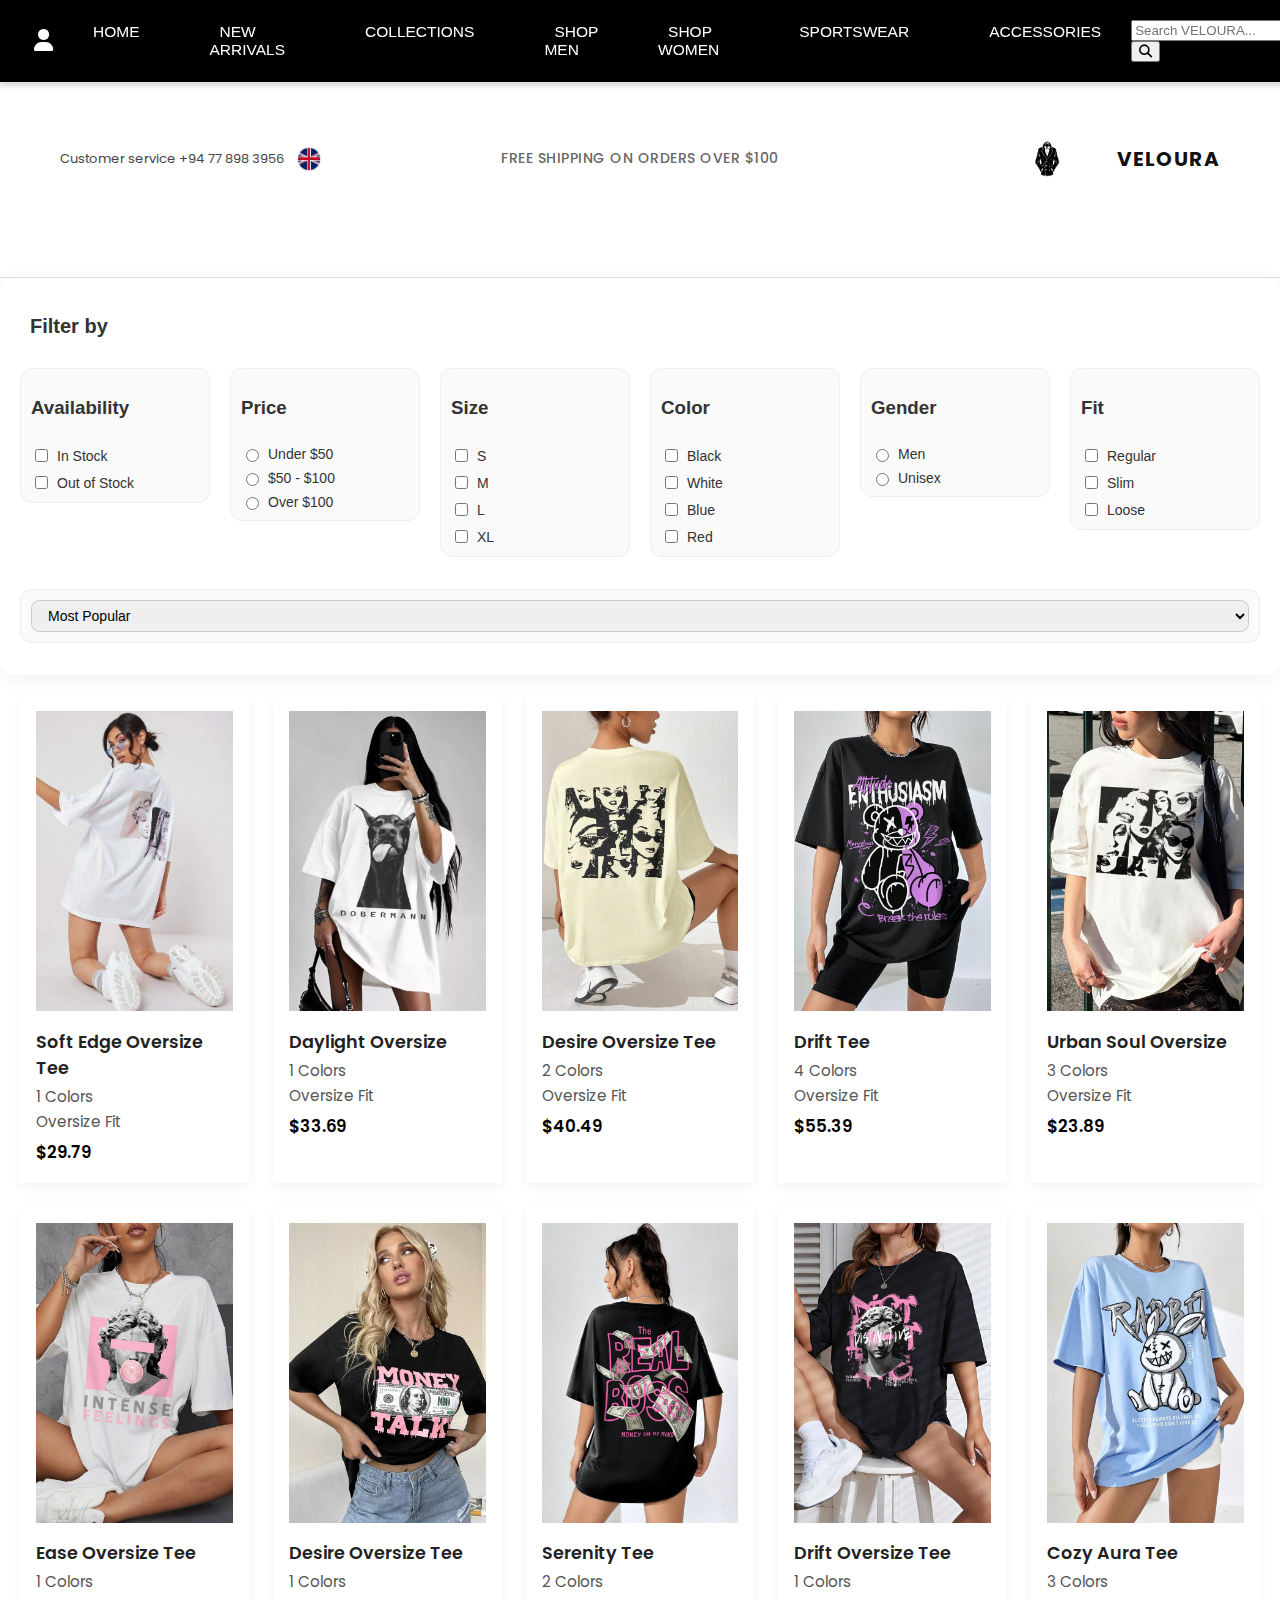
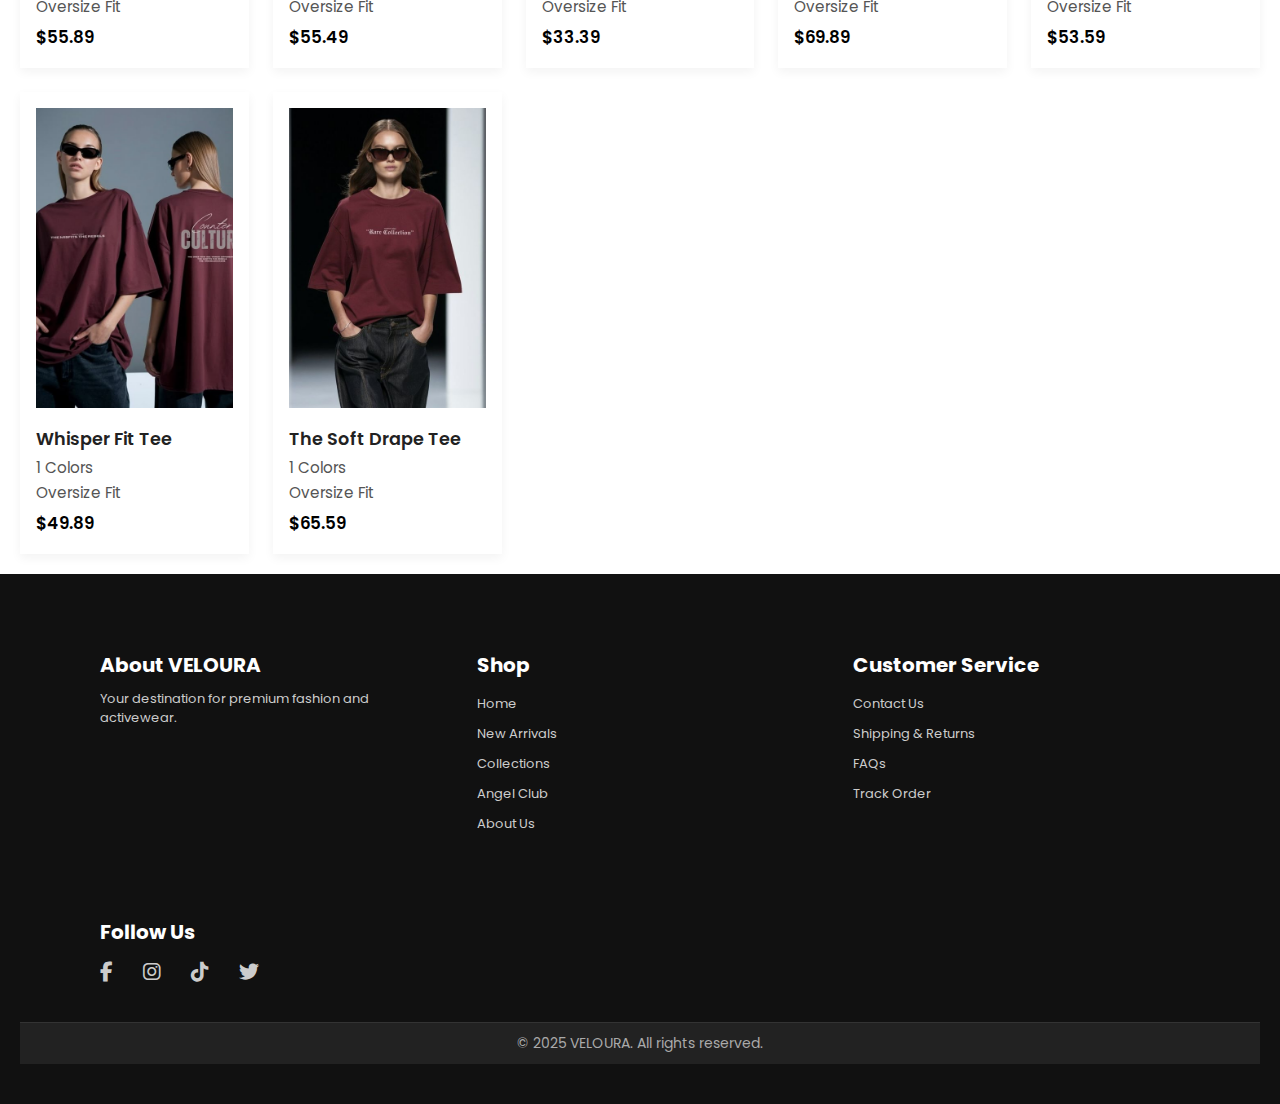
<file: shopwomen.html>
<!DOCTYPE HTML>
<html lang="en">

<head>
    <meta charset="UTF-8">
    <meta http-equiv="X-UA-Compatible" content="IE=edge">
    <link href="https://fonts.googleapis.com/css2?family=Poppins:wght@400;600&display=swap" rel="stylesheet">
    <link rel="stylesheet" href="https://cdnjs.cloudflare.com/ajax/libs/font-awesome/6.5.0/css/all.min.css" />

    <meta name="viewport" content="width=device-width, initial-scale=1.0">
    <title>Veloura-Home</title>
    <link rel="stylesheet" href="styles/shopwomen.css">
    <link rel="stylesheet" href="styles/global.css">

</head>

<body>
    <div class="container-all">
        <!-- Navigation bar first -->
        <nav class="navbar">
            <div class="nav-icon-start">
                <a href="login.html" title="Sign In"><i class="fas fa-user"></i></a>
            </div>
            <ul class="nav-list">
                <li><a href="index.html">HOME</a></li>
                <li><a href="new-arrivals.html">NEW ARRIVALS</a></li>
                <li><a href="collections.html">COLLECTIONS</a></li>
                <li><a href="shopmen.html">SHOP MEN</a></li>
                <li><a href="shopwomen.html">SHOP WOMEN</a></li>
                <li><a href="sportswear.html">SPORTSWEAR</a></li>
                <li><a href="accessories.html">ACCESSORIES</a></li>


            </ul>
            <div class="nav-search">
                <form action="search.html" method="GET">
                    <input type="text" name="q" placeholder="Search VELOURA..." required>
                    <button type="submit"><i class="fas fa-search"></i></button>
                </form>
            </div>
            <div class="nav-icon-end">
                <a href="cart.html" title="Cart"><i class="fas fa-shopping-cart"></i></a>
            </div>
        </nav>

        <!-- Then your main header content -->
        <div class="header">
            <div class="heading1">
                <p>Customer service +94 77 898 3956</p>
                <img src="images/english.jpeg" alt="language">
            </div>
            <div class="heading2">
                <p id="shipping">FREE SHIPPING ON ORDERS OVER $100</p>
            </div>
            <div class="heading3">
                <img src="images/logo.png" alt="logo">
                <p id="clothing-name">VELOURA</p>
            </div>
        </div>

        <div class="sidebar">
            <h2>Filter by</h2>
            <!-- Keep these sections but REMOVE the <h3> inside -->
            <div class="filter-group">
                <h3>Availability</h3>
                <label><input type="checkbox"> In Stock</label>
                <label><input type="checkbox"> Out of Stock</label>
            </div>

            <div class="filter-group">
                <h3>Price</h3>
                <label><input type="radio" name="price"> Under $50</label>
                <label><input type="radio" name="price"> $50 - $100</label>
                <label><input type="radio" name="price"> Over $100</label>
            </div>

            <div class="filter-group">
                <h3>Size</h3>
                <label><input type="checkbox"> S</label>
                <label><input type="checkbox"> M</label>
                <label><input type="checkbox"> L</label>
                <label><input type="checkbox"> XL</label>
            </div>

            <div class="filter-group">
                <h3>Color</h3>
                <label><input type="checkbox"> Black</label>
                <label><input type="checkbox"> White</label>
                <label><input type="checkbox"> Blue</label>
                <label><input type="checkbox"> Red</label>
            </div>

            <div class="filter-group">
                <h3>Gender</h3>
                <label><input type="radio" name="gender"> Men</label>
                <label><input type="radio" name="gender"> Unisex</label>
            </div>

            <div class="filter-group">
                <h3>Fit</h3>
                <label><input type="checkbox"> Regular</label>
                <label><input type="checkbox"> Slim</label>
                <label><input type="checkbox"> Loose</label>
            </div>

            <div class="filter-group">
                <select>
                    <h3>Sort by</h3>
                    <option value="popular">Most Popular</option>
                    <option value="price-low-high">Price: Low to High</option>
                    <option value="price-high-low">Price: High to Low</option>
                    <option value="new">Newest</option>
                </select>
            </div>
        </div>


        <div class="women-collection">
            <div class="women-clothing">
                <div class="women-clothing-img">
                    <div class="each-clothing">
                        <img src="images/shopwomen/women-01.jpg" alt="blue-tshirt-california">
                        <p class="clothing-name">Soft Edge Oversize Tee</p>
                        <p class="color">1 Colors</p>
                        <p class="fit">Oversize Fit</p>
                        <p class="price">$29.79</p>
                    </div>

                    <div class="each-clothing">
                        <img src="images/shopwomen/women-02.jpg" alt="blue-tshirt">
                        <p class="clothing-name">Daylight Oversize</p>
                        <p class="color">1 Colors</p>
                        <p class="fit">Oversize Fit</p>
                        <p class="price">$33.69</p>
                    </div>


                    <div class="each-clothing">
                        <img src="images/shopwomen/women-03.jpg" alt="white-tshirt">
                        <p class="clothing-name">Desire Oversize Tee</p>
                        <p class="color">2 Colors</p>
                        <p class="fit">Oversize Fit</p>
                        <p class="price">$40.49</p>
                    </div>

                    <div class="each-clothing">
                        <img src="images/shopwomen/women-04.jpg" alt="white-tshirt">
                        <p class="clothing-name">Drift Tee</p>
                        <p class="color">4 Colors</p>
                        <p class="fit">Oversize Fit</p>
                        <p class="price">$55.39</p>
                    </div>

                    <div class="each-clothing">
                        <img src="images/shopwomen/women-05.jpg" alt="white-tshirt">
                        <p class="clothing-name">Urban Soul Oversize</p>
                        <p class="color">3 Colors</p>
                        <p class="fit">Oversize Fit</p>
                        <p class="price">$23.89</p>
                    </div>

                    <div class="each-clothing">
                        <img src="images/shopwomen/women-06.jpg" alt="white-tshirt">
                        <p class="clothing-name">Ease Oversize Tee</p>
                        <p class="color">1 Colors</p>
                        <p class="fit">Oversize Fit</p>
                        <p class="price">$55.89</p>
                    </div>

                    <div class="each-clothing">
                        <img src="images/shopwomen/women-07.jpg" alt="white-tshirt">
                        <p class="clothing-name">Desire Oversize Tee</p>
                        <p class="color">1 Colors</p>
                        <p class="fit">Oversize Fit</p>
                        <p class="price">$55.49</p>
                    </div>

                    <div class="each-clothing">
                        <img src="images/shopwomen/women-08.jpg" alt="white-tshirt">
                        <p class="clothing-name">Serenity Tee</p>
                        <p class="color">2 Colors</p>
                        <p class="fit">Oversize Fit</p>
                        <p class="price">$33.39</p>
                    </div>

                    <div class="each-clothing">
                        <img src="images/shopwomen/women-09.jpg" alt="white-tshirt">
                        <p class="clothing-name">Drift Oversize Tee</p>
                        <p class="color">1 Colors</p>
                        <p class="fit">Oversize Fit</p>
                        <p class="price">$69.89</p>
                    </div>

                    <div class="each-clothing">
                        <img src="images/shopwomen/women-10.jpg" alt="white-tshirt">
                        <p class="clothing-name">Cozy Aura Tee</p>
                        <p class="color">3 Colors</p>
                        <p class="fit">Oversize Fit</p>
                        <p class="price">$53.59</p>
                    </div>
                    <div class="each-clothing">
                        <img src="images/shopwomen/women-11.jpg" alt="white-tshirt">
                        <p class="clothing-name">Whisper Fit Tee</p>
                        <p class="color">1 Colors</p>
                        <p class="fit">Oversize Fit</p>
                        <p class="price">$49.89</p>
                    </div>
                    <div class="each-clothing">
                        <img src="images/shopwomen/women-12.jpg" alt="white-tshirt">
                        <p class="clothing-name">The Soft Drape Tee</p>
                        <p class="color">1 Colors</p>
                        <p class="fit">Oversize Fit</p>
                        <p class="price">$65.59</p>
                    </div>





                </div>
            </div>

            <footer class="site-footer">
                <div class="footer-container">
                    <!-- About Section -->
                    <div class="footer-column">
                        <h4>About VELOURA</h4>
                        <p>Your destination for premium fashion and activewear.</p>
                    </div>

                    <!-- Shop Section -->
                    <div class="footer-column">
                        <h4>Shop</h4>
                        <ul>
                            <li><a href="index.html">Home</a></li>
                            <li><a href="new-arrivals.html">New Arrivals</a></li>
                            <li><a href="collections.html">Collections</a></li>
                            <li><a href="angel-club.html">Angel Club</a></li>
                            <li><a href="about.html">About Us</a></li>
                        </ul>
                    </div>

                    <!-- Customer Service Section -->
                    <div class="footer-column">
                        <h4>Customer Service</h4>
                        <ul>
                            <li><a href="contact-us.html">Contact Us</a></li>
                            <li><a href="shipping-returns.html">Shipping & Returns</a></li>
                            <li><a href="faqs.html">FAQs</a></li>
                            <li><a href="track-order.html">Track Order</a></li>
                        </ul>
                    </div>

                    <!-- Follow Us Section -->
                    <div class="footer-column">
                        <h4>Follow Us</h4>
                        <div class="social-icons">
                            <a href="https://www.facebook.com" target="_blank"><i class="fab fa-facebook-f"></i></a>
                            <a href="https://www.instagram.com" target="_blank"><i class="fab fa-instagram"></i></a>
                            <a href="https://www.tiktok.com" target="_blank"><i class="fab fa-tiktok"></i></a>
                            <a href="https://twitter.com" target="_blank"><i class="fab fa-twitter"></i></a>
                        </div>
                    </div>
                </div>


                <!-- Footer Bottom -->
                <div class="footer-bottom">
                    <p>&copy; 2025 VELOURA. All rights reserved.</p>
                </div>
            </footer>
        </div>
    </div>

</body>

</html>
</file>
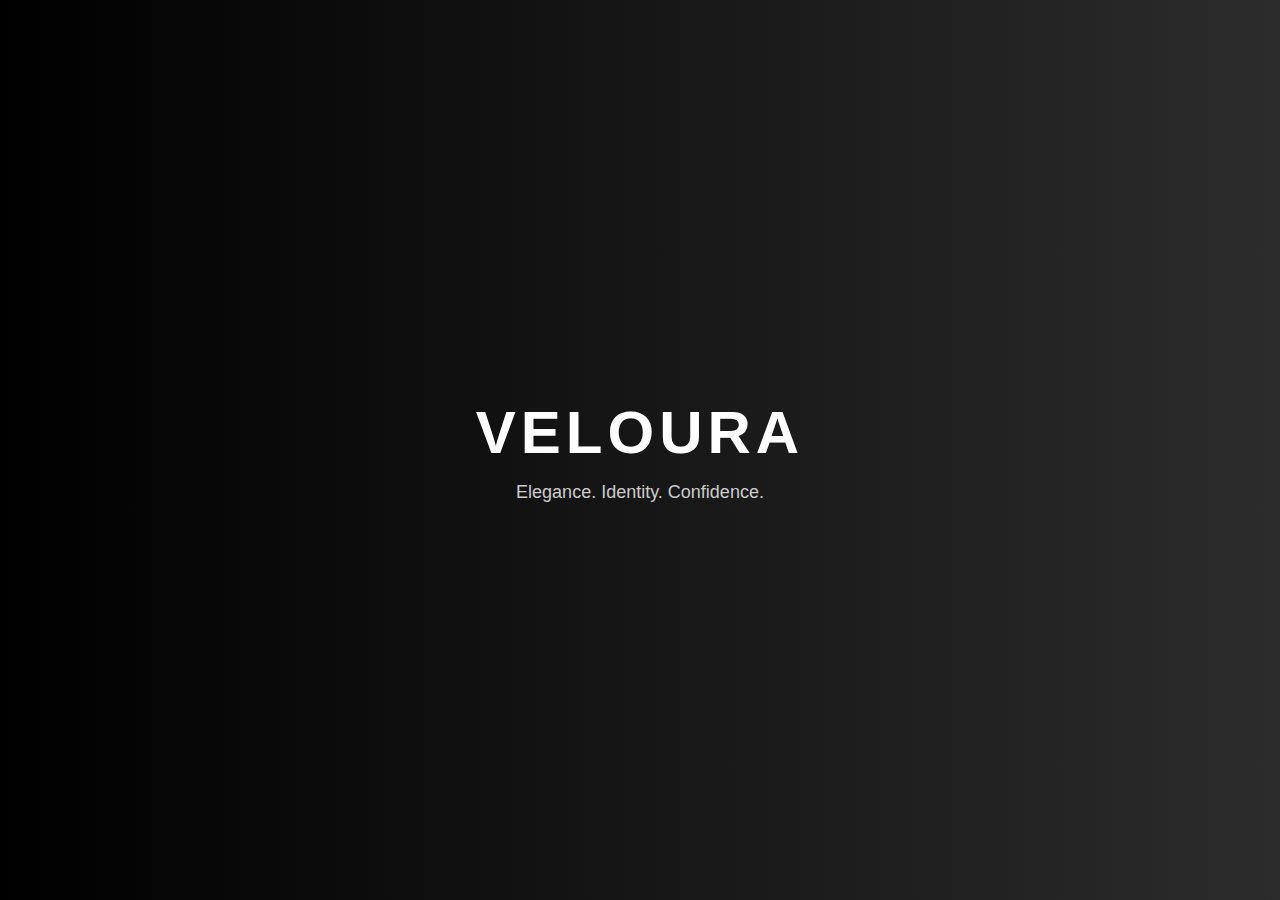
<file: splash-screen.html>
<!DOCTYPE html>
<html lang="en">

<head>
    <meta charset="UTF-8">
    <meta name="viewport" content="width=device-width, initial-scale=1">
    <title>VELOURA</title>
    <style>
        * {
            margin: 0;
            padding: 0;
            box-sizing: border-box;
        }

        .splash-screen {
            height: 100vh;
            width: 100%;
            background: linear-gradient(to right, #000000, #2c2c2c);
            display: flex;
            justify-content: center;
            align-items: center;
            color: #fff;
            font-family: 'Helvetica Neue', sans-serif;
            position: fixed;
            top: 0;
            left: 0;
            z-index: 9999;
            animation: fadeOut 1s ease 2.5s forwards;
        }

        .splash-content {
            text-align: center;
        }

        .splash-content h1 {
            font-size: 60px;
            font-weight: bold;
            letter-spacing: 5px;
            text-transform: uppercase;
        }

        .splash-content p {
            font-size: 18px;
            margin-top: 15px;
            color: #ccc;
        }

        @keyframes fadeOut {
            to {
                opacity: 0;
                visibility: hidden;
            }
        }
    </style>
</head>

<body>

    <div class="splash-screen">
        <div class="splash-content">
            <h1>VELOURA</h1>
            <p>Elegance. Identity. Confidence.</p>
        </div>
    </div>

    <script>
        window.addEventListener("load", function () {
            setTimeout(() => {
                window.location.href = "index.html";
            }, 3000);
        });
    </script>

</body>

</html>
</file>
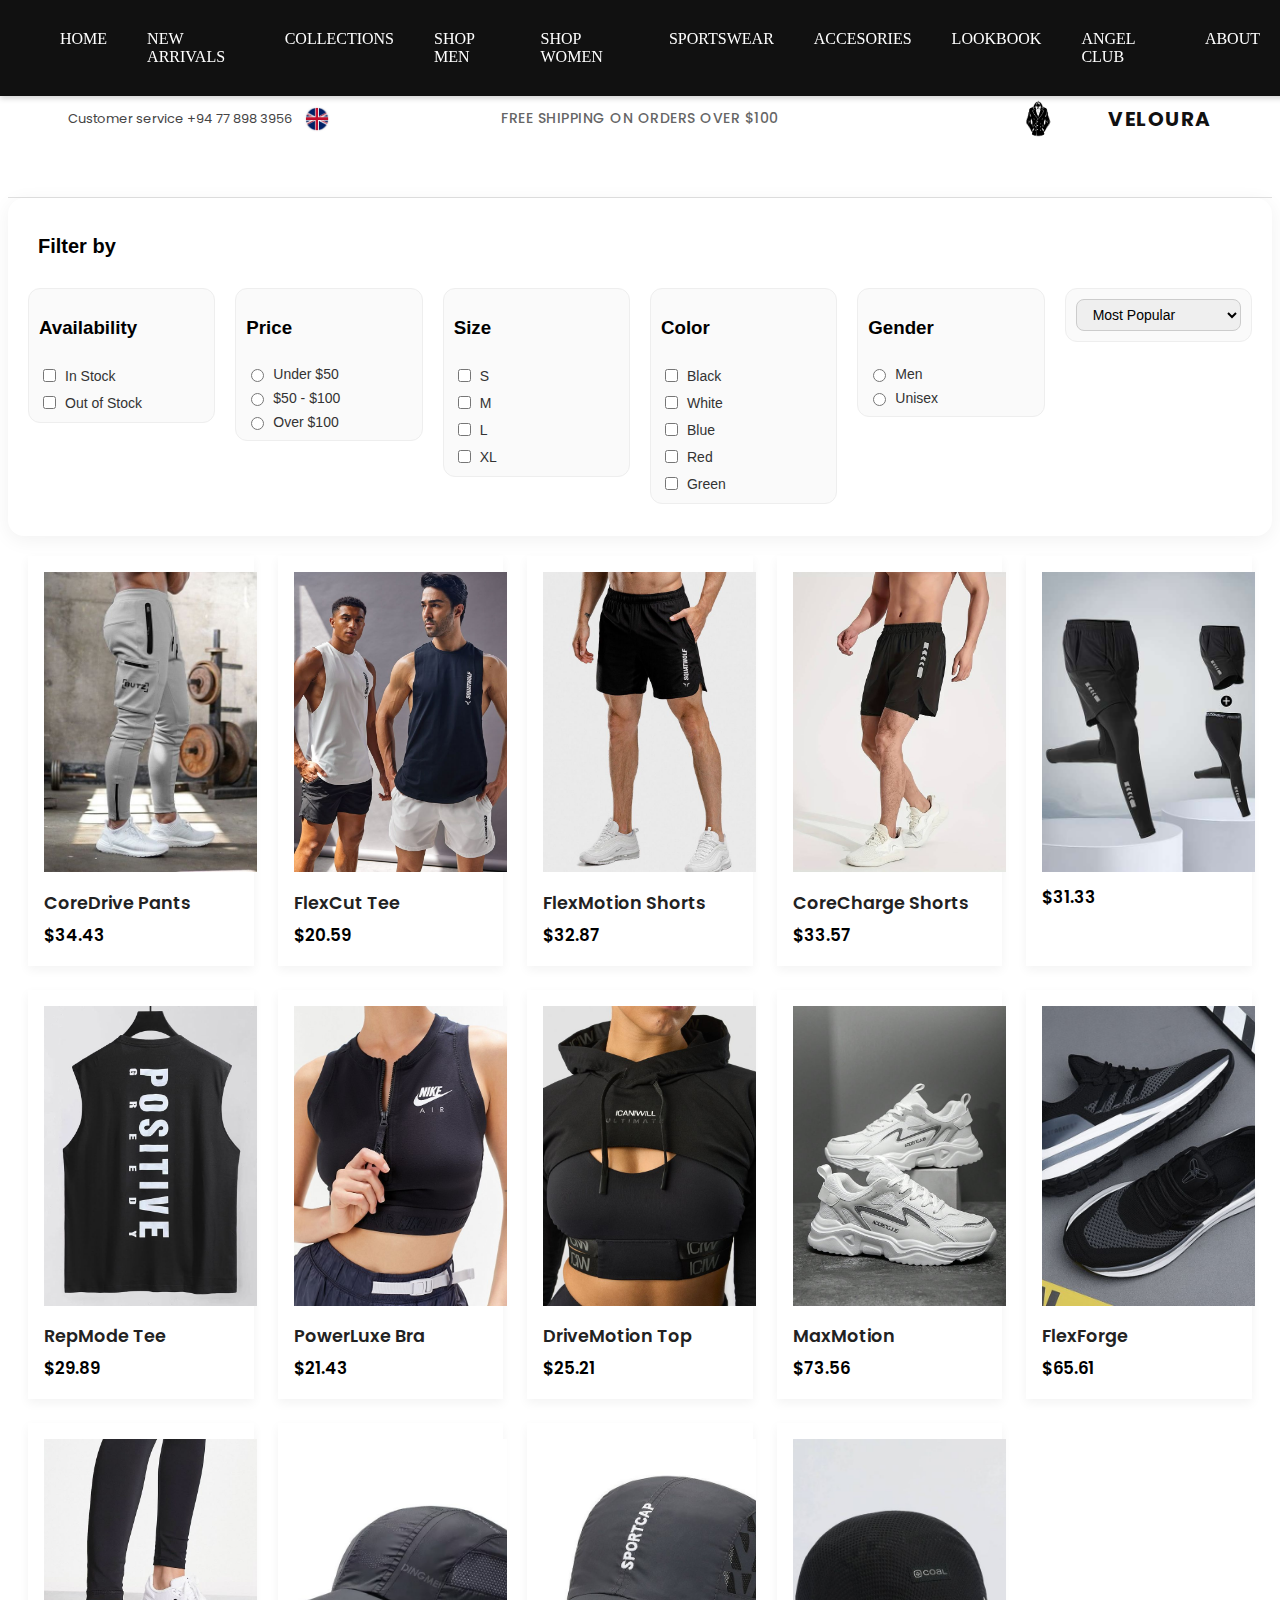
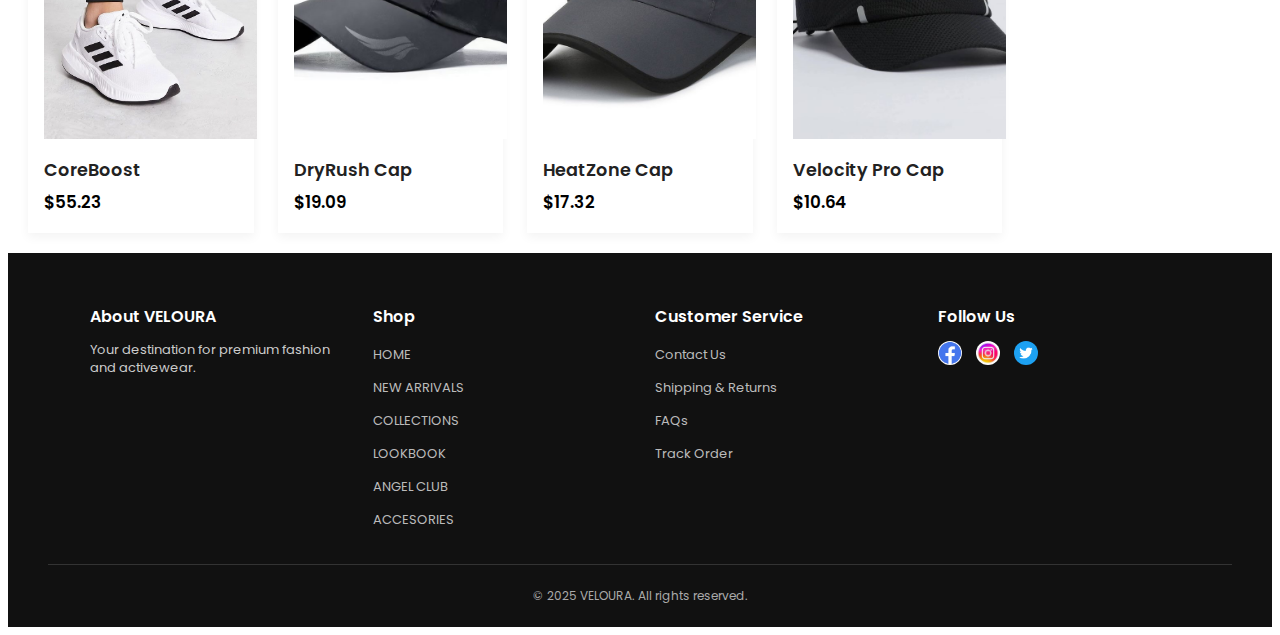
<file: sportswear.html>
<!DOCTYPE HTML>
<html lang="en">

<head>
    <meta charset="UTF-8">
    <meta http-equiv="X-UA-Compatible" content="IE=edge">
    <link href="https://fonts.googleapis.com/css2?family=Poppins:wght@400;600&display=swap" rel="stylesheet">

    <meta name="viewport" content="width=device-width, initial-scale=1.0">
    <title>Veloura-Home</title>
    <link rel="stylesheet" href="styles/sportswear.css">

</head>

<body>
    <div class="container">
        <div class="header">
            <div class="heading1">
                <p>Customer service +94 77 898 3956</p>
                <img src="images/english.jpeg" alt="language">
            </div>
            <div class="heading2">
                <p id="shipping">FREE SHIPPING ON ORDERS OVER $100</p>
            </div>
            <div class="heading3">
                <img src="images/logo.png" alt="logo">
                <p id="clothing-name">VELOURA</p>
            </div>
        </div>

        <nav class="navbar">
            <ul class="nav-list">
                <li><a href="index.html">HOME</a></li>
                <li><a href="#">NEW ARRIVALS</a></li>
                <li><a href="#">COLLECTIONS</a></li>
                <li><a href="shopmen.html">SHOP MEN</a></li>
                <li><a href="shopwomen.html">SHOP WOMEN</a></li>
                <li><a href="sportswear.html">SPORTSWEAR</a></li>
                <li><a href="#">ACCESORIES</a></li>
                <li><a href="#">LOOKBOOK</a></li>
                <li><a href="#">ANGEL CLUB</a></li>
                <li><a href="#">ABOUT</a></li>
            </ul>
        </nav>
        <div class="sidebar">
            <h2>Filter by</h2>
            <!-- Keep these sections but REMOVE the <h3> inside -->
            <div class="filter-group">
                <h3>Availability</h3>
                <label><input type="checkbox"> In Stock</label>
                <label><input type="checkbox"> Out of Stock</label>
            </div>

            <div class="filter-group">
                <h3>Price</h3>
                <label><input type="radio" name="price"> Under $50</label>
                <label><input type="radio" name="price"> $50 - $100</label>
                <label><input type="radio" name="price"> Over $100</label>
            </div>

            <div class="filter-group">
                <h3>Size</h3>
                <label><input type="checkbox"> S</label>
                <label><input type="checkbox"> M</label>
                <label><input type="checkbox"> L</label>
                <label><input type="checkbox"> XL</label>
            </div>

            <div class="filter-group">
                <h3>Color</h3>
                <label><input type="checkbox"> Black</label>
                <label><input type="checkbox"> White</label>
                <label><input type="checkbox"> Blue</label>
                <label><input type="checkbox"> Red</label>
                <label><input type="checkbox"> Green</label>
            </div>

            <div class="filter-group">
                <h3>Gender</h3>
                <label><input type="radio" name="gender"> Men</label>
                <label><input type="radio" name="gender"> Unisex</label>
            </div>

            <div class="filter-group">
                <select>
                    <h3>Sort by</h3>
                    <option value="popular">Most Popular</option>
                    <option value="price-low-high">Price: Low to High</option>
                    <option value="price-high-low">Price: High to Low</option>
                    <option value="new">Newest</option>
                </select>
            </div>
        </div>


        <div class="sports-collection">
            <div class="sports-clothing">
                <div class="sports-clothing-img">

                    <div class="each-clothing">
                        <img src="images/sports/sports-01.jpg" alt="white-tshirt">
                        <p class="clothing-name">CoreDrive Pants</p>
                        <p class="price">$34.43</p>
                    </div>

                    <div class="each-clothing">
                        <img src="images/sports/sports-02.jpg" alt="blue-tshirt-california">
                        <p class="clothing-name">FlexCut Tee</p>
                        <p class="price">$20.59</p>
                    </div>

                    <div class="each-clothing">
                        <img src="images/sports/sports-03.jpg" alt="blue-tshirt">
                        <p class="clothing-name">FlexMotion Shorts</p>
                        <p class="price">$32.87</p>
                    </div>


                    <div class="each-clothing">
                        <img src="images/sports/sports-04.jpg" alt="white-tshirt">
                        <p class="clothing-name">CoreCharge Shorts</p>
                        <p class="price">$33.57</p>
                    </div>

                    <div class="each-clothing">
                        <img src="images/sports/sports-05.jpg" alt="white-tshirt">
                        <p class="price">$31.33</p>
                    </div>

                    <div class="each-clothing">
                        <img src="images/sports/sports-07.jpg" alt="white-tshirt">
                        <p class="clothing-name">RepMode Tee</p>
                        <p class="price">$29.89</p>
                    </div>

                    <div class="each-clothing">
                        <img src="images/sports/sports-08.jpg" alt="white-tshirt">
                        <p class="clothing-name">PowerLuxe Bra</p>
                        <p class="price">$21.43</p>
                    </div>

                    <div class="each-clothing">
                        <img src="images/sports/sports-09.jpg" alt="white-tshirt">
                        <p class="clothing-name">DriveMotion Top</p>
                        <p class="price">$25.21</p>
                    </div>

                    <div class="each-clothing">
                        <img src="images/sports/sports-10.jpg" alt="white-tshirt">
                        <p class="clothing-name">MaxMotion</p>
                        <p class="price">$73.56</p>
                    </div>

                    <div class="each-clothing">
                        <img src="images/sports/sports-11.jpg" alt="white-tshirt">
                        <p class="clothing-name">FlexForge</p>
                        <p class="price">$65.61</p>
                    </div>

                    <div class="each-clothing">
                        <img src="images/sports/sports-12.jpg" alt="white-tshirt">
                        <p class="clothing-name">CoreBoost</p>
                        <p class="price">$55.23</p>
                    </div>
                    <div class="each-clothing">
                        <img src="images/sports/sports-13.jpg" alt="white-tshirt">
                        <p class="clothing-name">DryRush Cap</p>
                        <p class="price">$19.09</p>
                    </div>
                    <div class="each-clothing">
                        <img src="images/sports/sports-14.jpg" alt="white-tshirt">
                        <p class="clothing-name">HeatZone Cap</p>
                        <p class="price">$17.32</p>
                    </div>
                    <div class="each-clothing">
                        <img src="images/sports/sports-15.jpg" alt="white-tshirt">
                        <p class="clothing-name">Velocity Pro Cap</p>
                        <p class="price">$10.64</p>
                    </div>

                </div>
            </div>

            <footer class="site-footer">
                <div class="footer-container">
                    <div class="footer-column">
                        <h4>About VELOURA</h4>
                        <p>Your destination for premium fashion and activewear.</p>
                    </div>
                    <div class="footer-column">
                        <h4>Shop</h4>
                        <ul>
                            <li><a href="#">HOME</a></li>
                            <li><a href="#">NEW ARRIVALS</a></li>
                            <li><a href="#">COLLECTIONS</a></li>
                            <li><a href="#">LOOKBOOK</a></li>
                            <li><a href="#">ANGEL CLUB</a></li>
                            <li><a href="#">ACCESORIES</a></li>
                        </ul>
                    </div>
                    <div class="footer-column">
                        <h4>Customer Service</h4>
                        <ul>
                            <li><a href="#">Contact Us</a></li>
                            <li><a href="#">Shipping & Returns</a></li>
                            <li><a href="#">FAQs</a></li>
                            <li><a href="#">Track Order</a></li>
                        </ul>
                    </div>
                    <div class="footer-column">
                        <h4>Follow Us</h4>
                        <div class="social-icons">
                            <a href="#"><img src="images/fb.avif" alt="Facebook"></a>
                            <a href="#"><img src="images/insta.jpeg" alt="Instagram"></a>
                            <a href="#"><img src="images/twitter.webp" alt="Twitter"></a>
                        </div>
                    </div>
                </div>
                <div class="footer-bottom">
                    <p>&copy; 2025 VELOURA. All rights reserved.</p>
                </div>
            </footer>

</body>

</html>
</file>
<file: styles/index.css>
/* Main header layout */
/* Base Header Styling */


/* ===== Banner Section ===== */
.head-banner img,
.gym-banner img {
    width: 110%;
    height: 500px;
    object-fit: cover;
    display: block;
    margin-bottom: 10px;
    margin-bottom: 50px;
}

.gym-banner {
    text-align: center;
    padding: 40px 40px 10px;
    background-color: #fff;
}

/* ===== New Collection Section ===== */

.click {
    display: inline-block;
    padding: 12px 30px;
    margin-top: 20px;
    font-size: 16px;
    font-weight: 600;
    color: #fff;
    background-color: #111;
    text-decoration: none;
    cursor: pointer;
    transition: all 0.3s ease;
    box-shadow: 0 4px 15px rgba(0, 0, 0, 0.2);
    letter-spacing: 1px;
}

.click:hover {
    transform: translateY(-2px);
}


.new-collection {
    text-align: center;
}


.new-collection p {
    font-size: 24px;
    font-weight: bold;
    color: #000;
    margin-bottom: 50px;
}

.new-collection-img {
    display: grid;
    grid-template-columns: repeat(4, 1fr);
    gap: 20px;
    padding: 40px;
}

.new-collection-img img {
    width: 100%;
    height: 420px;
    object-fit: cover;
    transition: transform 0.3s;

}

.new-collection-img img:hover {
    transform: scale(1.02);
}

.featured-collection {
    text-align: center;
}

/* Style for text under images */

.featured-collection-img {
    display: flex;
    gap: 10px;
    justify-content: space-between;
    padding-left: 20px;
    padding-right: 20px;
    padding-bottom: 15px;
}


.featured-collection p {
    font-size: 24px;
    color: #000;
    margin-bottom: 50px;
}

/* Image styles */
.featured-collection-img img {
    width: 110%;
    height: 500px;
    object-fit: cover;
    transition: transform 0.3s;
}


.featured-collection-img p {
    font-size: 18px;
    font-family: sans-serif;
    color: #000000;

}

div span {
    display: block;
    max-width: 400px;
    line-height: 1.6;
    text-align: left;
    white-space: normal;
    overflow: hidden;
}




.slider-container {
    display: flex;
    align-items: center;
    justify-content: center;
    gap: 10px;
    max-width: 1100px;
    margin: auto;
}

.slider-btn {
    background-color: #111;
    color: white;
    font-size: 24px;
    padding: 10px;
    border: none;
    cursor: pointer;
    z-index: 10;
}

.slider-track-wrapper {
    overflow: hidden;
    width: 1100px;
    position: relative;

}

.slider-track {
    display: flex;
    transition: transform 0.4s ease-in-out;
    will-change: transform;
}


.slider-track img {
    width: 270px;
    height: auto;
    margin-right: 10px;
    object-fit: cover;
    margin-bottom: 50px;
}
</file>
<file: styles/accessories.css>
/* Main header layout */
/* Base Header Styling */
.header {
    display: flex;
    justify-content: space-between;
    align-items: center;
    padding: 20px 60px;
    background-color: #fff;
    border-bottom: 1px solid #e0e0e0;
    font-family: 'Poppins', sans-serif;
    flex-wrap: wrap;
    margin-top: 40px;
}

/* Left: Contact & Language */
.heading1 {
    display: flex;
    align-items: center;
    gap: 12px;
    flex: 1;
}

.heading1 p {
    font-size: 13px;
    color: #444;
    margin: 0;
}

.heading1 img {
    width: 26px;
    height: 26px;
    border-radius: 50%;
}

/* Center: Shipping Message */
.heading2 {
    text-align: center;
    flex: 1;
}

#shipping {
    font-size: 14px;
    font-weight: 500;
    color: #666;
    margin: 0;
    letter-spacing: 0.5px;
}

/* Right: Logo & Brand */
.heading3 {
    display: flex;
    align-items: center;
    justify-content: flex-end;
    gap: 10px;
    flex: 1;
}

.heading3 img {
    width: 120px;
    height: 100px;
    margin-top: 17px;
}

#clothing-name {
    font-size: 20px;
    font-weight: 700;
    letter-spacing: 1.5px;
    color: #111;
    margin: 0;
    text-transform: uppercase;
}


/* ===== Navigation Bar ===== */
.navbar {
    position: fixed;
    top: 0;
    left: 0;
    width: 100%;
    background-color: #111;
    padding-top: 14px;
    padding-bottom: 14px;
    padding-right: 50px;
    z-index: 1000;
    box-shadow: 0 2px 6px rgba(0, 0, 0, 0.2);
    margin: 0;

}


.nav-list {
    display: flex;
    justify-content: center;
    list-style: none;


}

.nav-list li {
    margin: 0 20px;
}

.nav-list a {
    text-decoration: none;
    color: #fff;
    font-size: 16px;
    font-weight: 500;
    transition: color 0.3s ease, transform 0.3s ease;
}

.nav-list a:hover {
    color: #efff09;
    transform: scale(1.1);
}

/* Footer base styles */
.site-footer {
    background-color: #111;
    color: #eee;
    padding: 30px 40px 10px;
    /* Reduced top and bottom padding */
    font-family: 'Poppins', sans-serif;
}

/* Footer container */
.footer-container {
    display: flex;
    justify-content: space-between;
    flex-wrap: wrap;
    gap: 30px;
    /* Reduced gap for compact layout */
    max-width: 1100px;
    margin: 0 auto;
}

/* Footer column styles */
.footer-column {
    flex: 1;
    min-width: 180px;
}

.footer-column h4 {
    font-size: 16px;
    font-weight: 600;
    margin-bottom: 12px;
    color: #fff;
}

.footer-column p {
    font-size: 13px;
    color: #ccc;
    line-height: 1.4;
    margin: 0;
}

.footer-column ul {
    list-style: none;
    padding: 0;
    margin: 0;
}

.footer-column ul li {
    margin-bottom: 8px;
}

.footer-column ul li a {
    color: #bbb;
    text-decoration: none;
    font-size: 13px;
    transition: color 0.3s ease;
}

.footer-column ul li a:hover {
    color: #fff;
}

/* Social media icons */
.social-icons a {
    display: inline-block;
    margin-right: 10px;
    transition: transform 0.3s ease;
}

.social-icons a img {
    width: 24px;
    height: 24px;
    border-radius: 50%;
    object-fit: cover;
}

.social-icons a:hover {
    transform: scale(1.1);
}

/* Footer bottom strip */
.footer-bottom {
    border-top: 1px solid #333;
    margin-top: 25px;
    padding-top: 10px;
    text-align: center;
    font-size: 12px;
    color: #aaa;
}

/* Responsive tweaks */
@media (max-width: 768px) {
    .footer-container {
        flex-direction: column;
        align-items: center;
        text-align: center;
    }

    .footer-column {
        margin-bottom: 20px;
    }

    .social-icons a {
        margin-right: 12px;
    }
}


/* Sidebar becomes a horizontal bar */
.sidebar {
    display: flex;
    flex-direction: column;
    padding: 20px;
    background-color: #fff;
    border-radius: 16px;
    box-shadow: 0 4px 20px rgba(0, 0, 0, 0.06);
    font-family: 'Segoe UI', Tahoma, Geneva, Verdana, sans-serif;
    max-width: 100%;
    box-sizing: border-box;
}

/* "Filter by" heading */
.sidebar h2 {
    font-size: 20px;
    margin-bottom: 10px;
    margin-left: 10px;
}

/* Horizontal container for h3 titles */
.filter-headings {
    display: flex;
    gap: 20px;
    margin-bottom: 20px;
    flex-wrap: wrap;
    border-bottom: 1px solid #e0e0e0;
    padding-bottom: 10px;
}

.filter-headings h3 {
    font-size: 14px;
    font-weight: 600;
    margin: 0;
    color: #555;
    white-space: nowrap;
}

/* Main filters arranged in horizontal row */
.sidebar>.filter-group {
    display: flex;
    flex-direction: column;
    gap: 8px;
    padding: 10px;
    border: 1px solid #eee;
    border-radius: 12px;
    margin-bottom: 12px;
    background-color: #fafafa;
    transition: box-shadow 0.2s ease;
}

.sidebar>.filter-group:hover {
    box-shadow: 0 2px 8px rgba(0, 0, 0, 0.05);
}

/* Label styling */
.filter-group label {
    font-size: 14px;
    color: #333;
    cursor: pointer;
    display: flex;
    align-items: center;
    gap: 6px;
}

/* Input styles */
.filter-group input[type="checkbox"],
.filter-group input[type="radio"] {
    accent-color: #222;
    cursor: pointer;
}

/* Dropdown styling */
.filter-group select {
    padding: 6px 12px;
    border-radius: 8px;
    border: 1px solid #ccc;
    font-size: 14px;
}

/* Wrap filter groups horizontally */
.sidebar {
    display: flex;
    flex-direction: column;
}

@media screen and (min-width: 768px) {
    .sidebar {
        flex-direction: row;
        flex-wrap: wrap;
        gap: 20px;
        align-items: flex-start;
    }

    .sidebar h2 {
        width: 100%;
    }

    .filter-group {
        min-width: 150px;
        flex: 1;
    }
}


.access-clothing-img {
    display: grid;
    grid-template-columns: repeat(auto-fit, minmax(220px, 1fr));
    gap: 24px;
    padding: 20px;
}

/* Style for each item */
.each-clothing {
    background-color: #fff;
    box-shadow: 0 4px 10px rgba(0, 0, 0, 0.05);
    padding: 16px;
    transition: transform 0.3s ease, box-shadow 0.3s ease;
    font-family: 'Poppins', sans-serif;
    cursor: pointer;
}

.each-clothing:hover {
    transform: translateY(-5px);
    box-shadow: 0 8px 20px rgba(0, 0, 0, 0.12);
    background-color: #ffffff;
}

/* Center image and fix size */
.each-clothing img {
    display: block;
    margin: 0 auto 12px;
    width: 110%;
    height: 300px;

    object-fit: cover;


}


/* Text styling */
.clothing-name {
    font-size: 1.1rem;
    font-weight: 600;
    color: #222;
    margin-bottom: 4px;
    text-align: left;
}

.color,
.fit,
.price {
    font-size: 0.95rem;
    color: #555;
    text-align: left;
    margin: 2px 0;
}

.price {
    font-weight: 600;
    color: #000000;
    /* warm orange tone */
    font-size: 1.05rem;
    margin-top: 6px;
}






/* Responsive layout */
@media (max-width: 1024px) {
    .men-clothing {
        grid-template-columns: repeat(2, 1fr);
    }
}

@media (max-width: 640px) {
    .men-clothing {
        grid-template-columns: 1fr;
    }
}
</file>
<file: styles/global.css>
/* Main header layout */
/* Base Header Styling */

body {
    margin: 0;
    overflow-x: hidden;
    background-color: #ffffff;
    color: #333;
}

.header {
    display: flex;
    justify-content: space-between;
    align-items: center;
    padding: 60px;
    background-color: #ffffff;
    border-bottom: 1px solid #e0e0e0;
    font-family: 'Poppins', sans-serif;
    flex-wrap: wrap;

}

/* Left: Contact & Language */

.heading1 {
    display: flex;
    align-items: center;
    gap: 12px;
    flex: 1;
}

.heading1 p {
    font-size: 13px;
    color: #444;
    margin: 0;
}

.heading1 img {
    width: 26px;
    height: 26px;
    border-radius: 50%;
}

/* Center: Shipping Message */


/* Right: Logo & Brand */
.heading3 {
    display: flex;
    align-items: center;
    justify-content: flex-end;
    gap: 10px;
    flex: 1;
}

.heading3 img {
    width: 120px;
    height: 100px;
    margin-top: 17px;
}

#clothing-name {
    font-size: 20px;
    font-weight: 700;
    letter-spacing: 1.5px;
    color: #111;
    margin: 0;
    text-transform: uppercase;
}



/* Font Awesome */
@import url('https://cdnjs.cloudflare.com/ajax/libs/font-awesome/6.4.0/css/all.min.css');

.navbar {
    position: fixed;
    top: 0;
    width: 97%;
    z-index: 1000;
    display: flex;
    align-items: center;
    justify-content: space-between;
    padding: 20px 24px;
    background-color: #000000;
    border-bottom: 1px solid #e0e0e0;
    font-family: 'Segoe UI', Tahoma, Geneva, Verdana, sans-serif;
}


.nav-icon-start,
.nav-icon-end {
    flex-shrink: 0;
}

.nav-icon-start a,
.nav-icon-end a {
    color: #ffffff;
    font-size: 22px;
    margin: 0 10px;
    transition: color 0.3s ease, transform 0.2s ease;
}

.nav-icon-start a:hover,
.nav-icon-end a:hover {
    color: #ffde26;
    transform: scale(1.1);
}

.nav-list {
    list-style: none;
    display: flex;
    gap: 20px;
    margin: 0;
    padding: 0;
    flex-grow: 1;
    justify-content: center;
}

.nav-list li a {
    text-decoration: none;
    font-size: 15.5px;
    color: #ffffff;
    /* White text */
    font-weight: 500;
    padding: 5px 10px;
    transition: color 0.3s ease, border-bottom 0.3s ease;
}

.nav-list li a:hover {
    color: #fff41e;
    /* Optional: light pink hover */
}

/* Footer Section Styles */
.site-footer {
    background-color: #111;
    color: #fff;
    padding: 40px 20px;
    text-align: left;
    font-size: 16px;
}

/* Footer Container */
.footer-container {
    display: flex;
    justify-content: space-between;
    flex-wrap: wrap;
    margin-bottom: 20px;
    /* Add margin for separation from the payment section */
}

/* Footer Column */
.footer-column {
    flex: 1;
    min-width: 250px;
    margin: 10px;
}

/* Footer Column Header */
.footer-column h4 {
    font-size: 20px;
    margin-bottom: 10px;
    font-weight: bold;
}

/* Footer Column List */
.footer-column ul {
    list-style: none;
    padding: 0;
}

.footer-column ul li {
    margin: 5px 0;
}

.footer-column ul li a {
    text-decoration: none;
    color: #ccc;
    transition: color 0.3s ease;
}

.footer-column ul li a:hover {
    color: #ebff35;
}

/* Social Media Icons */
.social-icons {
    display: flex;
    gap: 20px;
    margin-top: 10px;
}

.social-icons a {
    display: inline-block;
    font-size: 20px;
    color: #ccc;
    transition: color 0.3s ease;
}

.social-icons a:hover {
    color: #fff128;
}

/* Footer Bottom */
.footer-bottom {
    background-color: #222;
    padding: 10px 0;
    text-align: center;
    font-size: 14px;
}

.footer-bottom p {
    margin: 0;
}

/* Mobile Responsiveness */
@media (max-width: 768px) {
    .footer-container {
        flex-direction: column;
        align-items: center;
    }

    .footer-column {
        text-align: center;
        margin: 10px 0;
    }

    .social-icons {
        justify-content: center;
    }

    .payment-methods {
        justify-content: center;
    }
}


/* Responsive tweaks */
@media (max-width: 768px) {
    .footer-container {
        flex-direction: column;
        align-items: center;
        text-align: center;
    }

    .footer-column {
        margin-bottom: 20px;
    }

    .social-icons a {
        margin-right: 12px;
    }
}
</file>
<file: styles/angle-club.css>
.container {
    width: 90%;
    max-width: 1200px;
    margin: auto;
    padding: 60px 0;
}

h1,
h2 {
    text-align: center;
    font-weight: 600;
    margin-bottom: 20px;
}

.heading2 p {
    text-align: center;
    margin-bottom: 20px;
    font-size: 15px;
}

.hero-section {
    background: linear-gradient(to right, #f3e7e9, #e3eeff);
    text-align: center;
    padding: 80px 20px;
}

.hero-section h1 {
    font-size: 3rem;
    color: #1e1e1e;
}

.hero-section p {
    font-size: 1.2rem;
    color: #555;
}

.how-it-works h2,
.rewards-section h2 {
    font-size: 2rem;
    margin-bottom: 40px;
}

.steps-grid {
    display: flex;
    flex-wrap: wrap;
    gap: 30px;
    justify-content: center;
    text-align: center;
}

.step-box {
    flex: 1;
    min-width: 250px;
    max-width: 300px;
    padding: 30px;
    background: #f9f9f9;
    border-radius: 12px;
    box-shadow: 0 8px 16px rgba(0, 0, 0, 0.05);
    transition: transform 0.3s ease;
}

.step-box:hover {
    transform: translateY(-6px);
}

.step-number {
    font-size: 2.5rem;
    color: #cc3366;
    font-weight: 700;
    display: block;
    margin-bottom: 10px;
}

.reward-cards {
    display: grid;
    grid-template-columns: repeat(auto-fit, minmax(240px, 1fr));
    gap: 30px;
    margin-top: 30px;
}

.card {
    background: #fff;
    border: 1px solid #eee;
    padding: 25px;
    border-radius: 12px;
    box-shadow: 0 6px 12px rgba(0, 0, 0, 0.04);
    transition: all 0.3s ease;
    text-align: center;
}

.card h3 {
    margin-bottom: 10px;
    font-size: 1.2rem;
    color: #1a1a1a;
}

.card p {
    font-size: 1rem;
    color: #666;
}

.card:hover {
    border-color: #cc3366;
    transform: translateY(-5px);
    box-shadow: 0 10px 20px rgba(204, 51, 102, 0.1);
}

.rewards-section.alt {
    background-color: #fef6f9;
}
</file>
<file: styles/collections.css>
/* Base styles */
.collections {
    padding: 60px 20px;
    background-color: #f8f8f8;
    text-align: center;
}

.collections-title {
    font-size: 2.5rem;
    margin-bottom: 40px;
    font-weight: 600;
    color: #333;
    letter-spacing: 1px;
    text-transform: uppercase;
}

/* Grid layout */
.collections-grid {
    display: grid;
    grid-template-columns: repeat(4, 1fr);
    /* 4 columns */
    gap: 24px;
    max-width: 1200px;
    margin: 0 auto;
}


.collection-item {
    background-color: #fff;
    border-radius: 12px;
    overflow: hidden;
    box-shadow: 0 4px 12px rgba(0, 0, 0, 0.06);
    transition: transform 0.3s ease, box-shadow 0.3s ease;
}

.collection-item:hover {
    transform: translateY(-5px);
    box-shadow: 0 8px 16px rgba(0, 0, 0, 0.12);
}

.collection-item img {
    width: 100%;
    height: auto;
    display: block;
    border-bottom: 1px solid #eee;
}

.collection-label {
    padding: 15px;
    font-size: 1rem;
    color: #555;
    font-weight: 500;
    text-transform: uppercase;
}

.collection-item {
    position: relative;
    overflow: hidden;
    border-radius: 12px;
    background-color: #fff;
    box-shadow: 0 4px 12px rgba(0, 0, 0, 0.06);
    transition: transform 0.3s ease, box-shadow 0.3s ease;
}

.collection-item:hover {
    transform: translateY(-5px);
    box-shadow: 0 8px 16px rgba(0, 0, 0, 0.12);
}

.collection-item img {
    width: 100%;
    height: auto;
    display: block;
}

/* New Trending overlay */
.collection-item::after {
    content: "Now Trending";
    position: absolute;
    top: 50%;
    left: 50%;
    transform: translate(-50%, -50%) scale(0.9);
    background: rgba(0, 0, 0, 0.6);
    color: #fff;
    padding: 10px 20px;
    border-radius: 30px;
    font-size: 1rem;
    font-weight: 600;
    text-transform: uppercase;
    opacity: 0;
    transition: all 0.3s ease;
    pointer-events: none;
}

/* Show on hover */
.collection-item:hover::after {
    opacity: 1;
    transform: translate(-50%, -50%) scale(1);
}

/* Label below image remains */
.collection-label {
    padding: 15px;
    font-size: 1rem;
    color: #555;
    font-weight: 500;
    text-transform: uppercase;
    text-align: center;
}
</file>
<file: styles/contact-us.css>
/* Description text */
.contact {
    max-width: 500px;
    margin: 60px auto;
    padding: 40px;
    background-color: #fff;
    border-radius: 16px;
    box-shadow: 0 8px 24px rgba(0, 0, 0, 0.08);
    font-family: 'Helvetica Neue', sans-serif;
    color: #333;
}

.contact-forum p {
    text-align: left;
    font-size: 16px;
    margin-bottom: 30px;
    color: #555;
}

/* Form */
.contact-form {
    display: flex;
    flex-direction: column;
    gap: 20px;
}

/* Label and Input Container */
.contact-form div {
    display: flex;
    flex-direction: column;
}

.contact-form label {
    font-weight: 600;
    margin-bottom: 8px;
    font-size: 15px;
    color: #444;
}

/* Inputs */
.contact-form input,
.contact-form textarea {
    padding: 12px 14px;
    font-size: 15px;
    border: 1px solid #ccc;
    border-radius: 8px;
    background-color: #fafafa;
    transition: border-color 0.3s ease;
}

.contact-form input:focus,
.contact-form textarea:focus {
    border-color: #000;
    outline: none;
}

/* Textarea */
.contact-message textarea {
    resize: vertical;
}

/* Button */
.contact-button button {
    padding: 14px 28px;
    background-color: #111;
    color: #fff;
    border: none;
    border-radius: 8px;
    font-size: 16px;
    font-weight: 600;
    cursor: pointer;
    transition: background-color 0.3s ease, transform 0.2s ease;
}

.contact-button button:hover {
    background-color: #ff5a5f;
    transform: translateY(-2px);
}

@media screen and (max-width: 768px) {
    .contact {
        padding: 25px;
    }

    .contact h2 {
        font-size: 26px;
    }

    .contact-form input,
    .contact-form textarea {
        font-size: 14px;
    }

    .contact-button button {
        width: 100%;
    }
}
</file>
<file: styles/faqs.css>
/* Container */
.faqs {
    padding: 60px 20px;
    background-color: #fdfdfd;
    font-family: 'Helvetica Neue', sans-serif;
    color: #333;
}

/* Inner Container */
.faqs-container {
    max-width: 700px;
    margin: 0 auto;
}

/* Header */
.faqs-container h1 {
    font-size: 32px;
    font-weight: bold;
    text-align: center;
    margin-bottom: 40px;
    color: #111;
}

/* FAQ Item Style */
.faqs-questions>div {
    background-color: #fff;
    padding: 25px;
    margin-bottom: 20px;
    border-radius: 12px;
    box-shadow: 0 6px 16px rgba(0, 0, 0, 0.06);
    transition: all 0.3s ease;
}

/* Hover effect */
.faqs-questions>div:hover {
    transform: translateY(-2px);
    box-shadow: 0 8px 20px rgba(0, 0, 0, 0.08);
}

/* Question Heading */
.faqs-questions h3 {
    font-size: 18px;
    font-weight: 600;
    margin-bottom: 12px;
    color: #222;
}

/* Answer Text */
.faqs-questions p {
    font-size: 15px;
    line-height: 1.7;
    color: #555;
    white-space: pre-line;
    /* Keeps your line breaks in delivery details */
}

/* Responsive */
@media screen and (max-width: 768px) {
    .faqs-container {
        padding: 0 10px;
    }

    .faqs-container h1 {
        font-size: 26px;
    }

    .faqs-questions h3 {
        font-size: 16px;
    }

    .faqs-questions p {
        font-size: 14px;
    }
}
</file>
<file: styles/new-arrivals.css>
/* Container styling */
.new-arrivals {
    padding: 60px 20px;
    background-color: #f9f9f9;
    font-family: 'Segoe UI', Tahoma, Geneva, Verdana, sans-serif;
}

.section-title {
    text-align: center;
    font-size: 2.2rem;
    margin-bottom: 40px;
    letter-spacing: 1px;
    color: #333;
}

/* Grid layout */
.products-grid {
    display: grid;
    grid-template-columns: repeat(auto-fit, minmax(240px, 1fr));
    gap: 30px;
    max-width: 1200px;
    margin: 0 auto;
}

/* Product card */
.product-card {
    background-color: #fff;
    overflow: hidden;
    transition: transform 0.3s ease, box-shadow 0.3s ease;
    box-shadow: 0 8px 16px rgba(0, 0, 0, 0.05);
    position: relative;
}

.product-card:hover {
    transform: translateY(-6px);
    box-shadow: 0 12px 25px rgba(0, 0, 0, 0.08);
}

/* Image */
.product-image {
    position: relative;
    overflow: hidden;
}

.product-image img {
    width: 100%;
    display: block;
    transition: transform 0.4s ease;
}

.product-card:hover img {
    transform: scale(1.05);
}

/* Hover Info */
.hover-info {
    position: absolute;
    top: 0;
    left: 0;
    height: 100%;
    width: 100%;
    background: rgba(0, 0, 0, 0.4);
    display: flex;
    align-items: center;
    justify-content: center;
    opacity: 0;
    transition: opacity 0.3s ease;
}

.product-card:hover .hover-info {
    opacity: 1;
}

/* Button */
.shop-btn {
    background-color: #fff;
    color: #000;
    border: none;
    padding: 10px 25px;
    font-weight: bold;
    border-radius: 30px;
    cursor: pointer;
    transition: all 0.3s ease;
}

.shop-btn:hover {
    background-color: #000;
    color: #fff;
}

/* Product Details */
.product-details {
    padding: 15px;
    text-align: center;
}

.product-name {
    font-size: 1.1rem;
    margin: 8px 0 4px;
    color: #222;
}

.product-price {
    font-size: 1rem;
    color: #777;
}
</file>
<file: styles/shipping-returns.css>
/* Container Styling */
.shipping-topic {
    max-width: 950px;
    margin: 50px auto;
    padding: 30px;
    background-color: #f9f9f9;
    border-radius: 16px;
    box-shadow: 0 10px 25px rgba(0, 0, 0, 0.05);
    font-family: 'Helvetica Neue', sans-serif;
    color: #333;
}

/* Main Title */
.shipping-topic h2 {
    font-size: 32px;
    font-weight: bold;
    color: #111;
    text-align: center;
    margin-bottom: 40px;
}

/* Section Headers */
.shipping-topic h1 {
    font-size: 24px;
    font-weight: 600;
    color: #111;
    margin-bottom: 20px;
}

/* Subheadings */
.shipping-topic h4 {
    font-size: 20px;
    font-weight: 600;
    color: #444;
    margin-top: 30px;
    margin-bottom: 10px;
}

/* Paragraph Text */
.shipping-topic p {
    font-size: 16px;
    line-height: 1.8;
    margin-bottom: 20px;
    color: #555;
}

/* Section Spacing */
.shipping-returns,
.shipping-returns-content,
.non-return,
.refunds,
.Delivery,
.Policy\ Updates {
    margin-bottom: 25px;
}

/* Optional: Responsive */
@media screen and (max-width: 768px) {
    .shipping-topic {
        padding: 20px;
    }

    .shipping-topic h2 {
        font-size: 26px;
    }

    .shipping-topic h1 {
        font-size: 22px;
    }

    .shipping-topic h4 {
        font-size: 18px;
    }

    .shipping-topic p {
        font-size: 15px;
    }
}
</file>
<file: styles/shopmen.css>
/* Main header layout */
/* Base Header Styling */
.header {
    display: flex;
    justify-content: space-between;
    align-items: center;
    padding: 20px 60px;
    background-color: #fff;
    border-bottom: 1px solid #e0e0e0;
    font-family: 'Poppins', sans-serif;
    flex-wrap: wrap;
    margin-top: 40px;
}

/* Left: Contact & Language */
.heading1 {
    display: flex;
    align-items: center;
    gap: 12px;
    flex: 1;
}

.heading1 p {
    font-size: 13px;
    color: #444;
    margin: 0;
}

.heading1 img {
    width: 26px;
    height: 26px;
    border-radius: 50%;
}

/* Center: Shipping Message */
.heading2 {
    text-align: center;
    flex: 1;
}

#shipping {
    font-size: 14px;
    font-weight: 500;
    color: #666;
    margin: 0;
    letter-spacing: 0.5px;
}

/* Right: Logo & Brand */
.heading3 {
    display: flex;
    align-items: center;
    justify-content: flex-end;
    gap: 10px;
    flex: 1;
}

.heading3 img {
    width: 120px;
    height: 100px;
    margin-top: 17px;
}

#clothing-name {
    font-size: 20px;
    font-weight: 700;
    letter-spacing: 1.5px;
    color: #111;
    margin: 0;
    text-transform: uppercase;
}


/* ===== Navigation Bar ===== */
.navbar {
    position: fixed;
    top: 0;
    left: 0;
    width: 100%;
    background-color: #111;
    padding-top: 14px;
    padding-bottom: 14px;
    padding-right: 50px;
    z-index: 1000;
    box-shadow: 0 2px 6px rgba(0, 0, 0, 0.2);
    margin: 0;

}


.nav-list {
    display: flex;
    justify-content: center;
    list-style: none;


}

.nav-list li {
    margin: 0 20px;
}

.nav-list a {
    text-decoration: none;
    color: #fff;
    font-size: 16px;
    font-weight: 500;
    transition: color 0.3s ease, transform 0.3s ease;
}

.nav-list a:hover {
    color: #efff09;
    transform: scale(1.1);
}

/* Footer base styles */
.site-footer {
    background-color: #111;
    color: #eee;
    padding: 30px 40px 10px;
    /* Reduced top and bottom padding */
    font-family: 'Poppins', sans-serif;
}

/* Footer container */
.footer-container {
    display: flex;
    justify-content: space-between;
    flex-wrap: wrap;
    gap: 30px;
    /* Reduced gap for compact layout */
    max-width: 1100px;
    margin: 0 auto;
}

/* Footer column styles */
.footer-column {
    flex: 1;
    min-width: 180px;
}

.footer-column h4 {
    font-size: 16px;
    font-weight: 600;
    margin-bottom: 12px;
    color: #fff;
}

.footer-column p {
    font-size: 13px;
    color: #ccc;
    line-height: 1.4;
    margin: 0;
}

.footer-column ul {
    list-style: none;
    padding: 0;
    margin: 0;
}

.footer-column ul li {
    margin-bottom: 8px;
}

.footer-column ul li a {
    color: #bbb;
    text-decoration: none;
    font-size: 13px;
    transition: color 0.3s ease;
}

.footer-column ul li a:hover {
    color: #fff;
}

/* Social media icons */
.social-icons a {
    display: inline-block;
    margin-right: 10px;
    transition: transform 0.3s ease;
}

.social-icons a img {
    width: 24px;
    height: 24px;
    border-radius: 50%;
    object-fit: cover;
}

.social-icons a:hover {
    transform: scale(1.1);
}

/* Footer bottom strip */
.footer-bottom {
    border-top: 1px solid #333;
    margin-top: 25px;
    padding-top: 10px;
    text-align: center;
    font-size: 12px;
    color: #aaa;
}

/* Responsive tweaks */
@media (max-width: 768px) {
    .footer-container {
        flex-direction: column;
        align-items: center;
        text-align: center;
    }

    .footer-column {
        margin-bottom: 20px;
    }

    .social-icons a {
        margin-right: 12px;
    }
}


/* Sidebar becomes a horizontal bar */
.sidebar {
    display: flex;
    flex-direction: column;
    padding: 20px;
    background-color: #fff;
    border-radius: 16px;
    box-shadow: 0 4px 20px rgba(0, 0, 0, 0.06);
    font-family: 'Segoe UI', Tahoma, Geneva, Verdana, sans-serif;
    max-width: 100%;
    box-sizing: border-box;
}

/* "Filter by" heading */
.sidebar h2 {
    font-size: 20px;
    margin-bottom: 10px;
    margin-left: 10px;
}

/* Horizontal container for h3 titles */
.filter-headings {
    display: flex;
    gap: 20px;
    margin-bottom: 20px;
    flex-wrap: wrap;
    border-bottom: 1px solid #e0e0e0;
    padding-bottom: 10px;
}

.filter-headings h3 {
    font-size: 14px;
    font-weight: 600;
    margin: 0;
    color: #555;
    white-space: nowrap;
}

/* Main filters arranged in horizontal row */
.sidebar>.filter-group {
    display: flex;
    flex-direction: column;
    gap: 8px;
    padding: 10px;
    border: 1px solid #eee;
    border-radius: 12px;
    margin-bottom: 12px;
    background-color: #fafafa;
    transition: box-shadow 0.2s ease;
}

.sidebar>.filter-group:hover {
    box-shadow: 0 2px 8px rgba(0, 0, 0, 0.05);
}

/* Label styling */
.filter-group label {
    font-size: 14px;
    color: #333;
    cursor: pointer;
    display: flex;
    align-items: center;
    gap: 6px;
}

/* Input styles */
.filter-group input[type="checkbox"],
.filter-group input[type="radio"] {
    accent-color: #222;
    cursor: pointer;
}

/* Dropdown styling */
.filter-group select {
    padding: 6px 12px;
    border-radius: 8px;
    border: 1px solid #ccc;
    font-size: 14px;
}

/* Wrap filter groups horizontally */
.sidebar {
    display: flex;
    flex-direction: column;
}

@media screen and (min-width: 768px) {
    .sidebar {
        flex-direction: row;
        flex-wrap: wrap;
        gap: 20px;
        align-items: flex-start;
    }

    .sidebar h2 {
        width: 100%;
    }

    .filter-group {
        min-width: 150px;
        flex: 1;
    }
}


.men-clothing-img {
    display: grid;
    grid-template-columns: repeat(auto-fit, minmax(220px, 1fr));
    gap: 24px;
    padding: 20px;
}

/* Style for each item */
.each-clothing {
    background-color: #fff;
    box-shadow: 0 4px 10px rgba(0, 0, 0, 0.05);
    padding: 16px;
    transition: transform 0.3s ease, box-shadow 0.3s ease;
    font-family: 'Poppins', sans-serif;
    cursor: pointer;
}

.each-clothing:hover {
    transform: translateY(-5px);
    box-shadow: 0 8px 20px rgba(0, 0, 0, 0.12);
    background-color: #ffffff;
}

/* Center image and fix size */
.each-clothing img {
    display: block;
    margin: 0 auto 12px;
    width: 100%;
    height: 300px;

    object-fit: cover;


}


/* Text styling */
.clothing-name {
    font-size: 1.1rem;
    font-weight: 600;
    color: #222;
    margin-bottom: 4px;
    text-align: left;
}

.color,
.fit,
.price {
    font-size: 0.95rem;
    color: #555;
    text-align: left;
    margin: 2px 0;
}

.price {
    font-weight: 600;
    color: #000000;
    /* warm orange tone */
    font-size: 1.05rem;
    margin-top: 6px;
}






/* Responsive layout */
@media (max-width: 1024px) {
    .men-clothing {
        grid-template-columns: repeat(2, 1fr);
    }
}

@media (max-width: 640px) {
    .men-clothing {
        grid-template-columns: 1fr;
    }
}
</file>
<file: styles/shopwomen.css>
/* Main header layout */
/* Base Header Styling */
.header {
    display: flex;
    justify-content: space-between;
    align-items: center;
    padding: 20px 60px;
    background-color: #fff;
    border-bottom: 1px solid #e0e0e0;
    font-family: 'Poppins', sans-serif;
    flex-wrap: wrap;
    margin-top: 40px;
}

/* Left: Contact & Language */
.heading1 {
    display: flex;
    align-items: center;
    gap: 12px;
    flex: 1;
}

.heading1 p {
    font-size: 13px;
    color: #444;
    margin: 0;
}

.heading1 img {
    width: 26px;
    height: 26px;
    border-radius: 50%;
}

/* Center: Shipping Message */
.heading2 {
    text-align: center;
    flex: 1;
}

#shipping {
    font-size: 14px;
    font-weight: 500;
    color: #666;
    margin: 0;
    letter-spacing: 0.5px;
}

/* Right: Logo & Brand */
.heading3 {
    display: flex;
    align-items: center;
    justify-content: flex-end;
    gap: 10px;
    flex: 1;
}

.heading3 img {
    width: 120px;
    height: 100px;
    margin-top: 17px;
}

#clothing-name {
    font-size: 20px;
    font-weight: 700;
    letter-spacing: 1.5px;
    color: #111;
    margin: 0;
    text-transform: uppercase;
}


/* ===== Navigation Bar ===== */
.navbar {
    position: fixed;
    top: 0;
    left: 0;
    width: 100%;
    background-color: #111;
    padding-top: 14px;
    padding-bottom: 14px;
    padding-right: 50px;
    z-index: 1000;
    box-shadow: 0 2px 6px rgba(0, 0, 0, 0.2);
    margin: 0;

}


.nav-list {
    display: flex;
    justify-content: center;
    list-style: none;


}

.nav-list li {
    margin: 0 20px;
}

.nav-list a {
    text-decoration: none;
    color: #fff;
    font-size: 16px;
    font-weight: 500;
    transition: color 0.3s ease, transform 0.3s ease;
}

.nav-list a:hover {
    color: #efff09;
    transform: scale(1.1);
}

/* Footer base styles */
.site-footer {
    background-color: #111;
    color: #eee;
    padding: 30px 40px 10px;
    /* Reduced top and bottom padding */
    font-family: 'Poppins', sans-serif;
}

/* Footer container */
.footer-container {
    display: flex;
    justify-content: space-between;
    flex-wrap: wrap;
    gap: 30px;
    /* Reduced gap for compact layout */
    max-width: 1100px;
    margin: 0 auto;
}

/* Footer column styles */
.footer-column {
    flex: 1;
    min-width: 180px;
}

.footer-column h4 {
    font-size: 16px;
    font-weight: 600;
    margin-bottom: 12px;
    color: #fff;
}

.footer-column p {
    font-size: 13px;
    color: #ccc;
    line-height: 1.4;
    margin: 0;
}

.footer-column ul {
    list-style: none;
    padding: 0;
    margin: 0;
}

.footer-column ul li {
    margin-bottom: 8px;
}

.footer-column ul li a {
    color: #bbb;
    text-decoration: none;
    font-size: 13px;
    transition: color 0.3s ease;
}

.footer-column ul li a:hover {
    color: #fff;
}

/* Social media icons */
.social-icons a {
    display: inline-block;
    margin-right: 10px;
    transition: transform 0.3s ease;
}

.social-icons a img {
    width: 24px;
    height: 24px;
    border-radius: 50%;
    object-fit: cover;
}

.social-icons a:hover {
    transform: scale(1.1);
}

/* Footer bottom strip */
.footer-bottom {
    border-top: 1px solid #333;
    margin-top: 25px;
    padding-top: 10px;
    text-align: center;
    font-size: 12px;
    color: #aaa;
}

/* Responsive tweaks */
@media (max-width: 768px) {
    .footer-container {
        flex-direction: column;
        align-items: center;
        text-align: center;
    }

    .footer-column {
        margin-bottom: 20px;
    }

    .social-icons a {
        margin-right: 12px;
    }
}


/* Sidebar becomes a horizontal bar */
.sidebar {
    display: flex;
    flex-direction: column;
    padding: 20px;
    background-color: #fff;
    border-radius: 16px;
    box-shadow: 0 4px 20px rgba(0, 0, 0, 0.06);
    font-family: 'Segoe UI', Tahoma, Geneva, Verdana, sans-serif;
    max-width: 100%;
    box-sizing: border-box;
}

/* "Filter by" heading */
.sidebar h2 {
    font-size: 20px;
    margin-bottom: 10px;
    margin-left: 10px;
}

/* Horizontal container for h3 titles */
.filter-headings {
    display: flex;
    gap: 20px;
    margin-bottom: 20px;
    flex-wrap: wrap;
    border-bottom: 1px solid #e0e0e0;
    padding-bottom: 10px;
}

.filter-headings h3 {
    font-size: 14px;
    font-weight: 600;
    margin: 0;
    color: #555;
    white-space: nowrap;
}

/* Main filters arranged in horizontal row */
.sidebar>.filter-group {
    display: flex;
    flex-direction: column;
    gap: 8px;
    padding: 10px;
    border: 1px solid #eee;
    border-radius: 12px;
    margin-bottom: 12px;
    background-color: #fafafa;
    transition: box-shadow 0.2s ease;
}

.sidebar>.filter-group:hover {
    box-shadow: 0 2px 8px rgba(0, 0, 0, 0.05);
}

/* Label styling */
.filter-group label {
    font-size: 14px;
    color: #333;
    cursor: pointer;
    display: flex;
    align-items: center;
    gap: 6px;
}

/* Input styles */
.filter-group input[type="checkbox"],
.filter-group input[type="radio"] {
    accent-color: #222;
    cursor: pointer;
}

/* Dropdown styling */
.filter-group select {
    padding: 6px 12px;
    border-radius: 8px;
    border: 1px solid #ccc;
    font-size: 14px;
}

/* Wrap filter groups horizontally */
.sidebar {
    display: flex;
    flex-direction: column;
}

@media screen and (min-width: 768px) {
    .sidebar {
        flex-direction: row;
        flex-wrap: wrap;
        gap: 20px;
        align-items: flex-start;
    }

    .sidebar h2 {
        width: 100%;
    }

    .filter-group {
        min-width: 150px;
        flex: 1;
    }
}


.women-clothing-img {
    display: grid;
    grid-template-columns: repeat(auto-fit, minmax(220px, 1fr));
    gap: 24px;
    padding: 20px;
}

/* Style for each item */
.each-clothing {
    background-color: #fff;
    box-shadow: 0 4px 10px rgba(0, 0, 0, 0.05);
    padding: 16px;
    transition: transform 0.3s ease, box-shadow 0.3s ease;
    font-family: 'Poppins', sans-serif;
    cursor: pointer;
}

.each-clothing:hover {
    transform: translateY(-5px);
    box-shadow: 0 8px 20px rgba(0, 0, 0, 0.12);
    background-color: #ffffff;
}

/* Center image and fix size */
.each-clothing img {
    display: block;
    margin: 0 auto 12px;
    width: 100%;
    height: 300px;

    object-fit: cover;

}


/* Text styling */
.clothing-name {
    font-size: 1.1rem;
    font-weight: 600;
    color: #222;
    margin-bottom: 4px;
    text-align: left;
}

.color,
.fit,
.price {
    font-size: 0.95rem;
    color: #555;
    text-align: left;
    margin: 2px 0;
}

.price {
    font-weight: 600;
    color: #000000;
    font-size: 1.05rem;
    margin-top: 6px;
}




/* Responsive layout */
@media (max-width: 1024px) {
    .men-clothing {
        grid-template-columns: repeat(2, 1fr);
    }
}

@media (max-width: 640px) {
    .men-clothing {
        grid-template-columns: 1fr;
    }
}
</file>
<file: styles/sportswear.css>
/* Main header layout */
/* Base Header Styling */
.header {
    display: flex;
    justify-content: space-between;
    align-items: center;
    padding: 20px 60px;
    background-color: #fff;
    border-bottom: 1px solid #e0e0e0;
    font-family: 'Poppins', sans-serif;
    flex-wrap: wrap;
    margin-top: 40px;
}

/* Left: Contact & Language */
.heading1 {
    display: flex;
    align-items: center;
    gap: 12px;
    flex: 1;
}

.heading1 p {
    font-size: 13px;
    color: #444;
    margin: 0;
}

.heading1 img {
    width: 26px;
    height: 26px;
    border-radius: 50%;
}

/* Center: Shipping Message */
.heading2 {
    text-align: center;
    flex: 1;
}

#shipping {
    font-size: 14px;
    font-weight: 500;
    color: #666;
    margin: 0;
    letter-spacing: 0.5px;
}

/* Right: Logo & Brand */
.heading3 {
    display: flex;
    align-items: center;
    justify-content: flex-end;
    gap: 10px;
    flex: 1;
}

.heading3 img {
    width: 120px;
    height: 100px;
    margin-top: 17px;
}

#clothing-name {
    font-size: 20px;
    font-weight: 700;
    letter-spacing: 1.5px;
    color: #111;
    margin: 0;
    text-transform: uppercase;
}


/* ===== Navigation Bar ===== */
.navbar {
    position: fixed;
    top: 0;
    left: 0;
    width: 100%;
    background-color: #111;
    padding-top: 14px;
    padding-bottom: 14px;
    padding-right: 50px;
    z-index: 1000;
    box-shadow: 0 2px 6px rgba(0, 0, 0, 0.2);
    margin: 0;

}


.nav-list {
    display: flex;
    justify-content: center;
    list-style: none;


}

.nav-list li {
    margin: 0 20px;
}

.nav-list a {
    text-decoration: none;
    color: #fff;
    font-size: 16px;
    font-weight: 500;
    transition: color 0.3s ease, transform 0.3s ease;
}

.nav-list a:hover {
    color: #efff09;
    transform: scale(1.1);
}

/* Footer base styles */
.site-footer {
    background-color: #111;
    color: #eee;
    padding: 30px 40px 10px;
    /* Reduced top and bottom padding */
    font-family: 'Poppins', sans-serif;
}

/* Footer container */
.footer-container {
    display: flex;
    justify-content: space-between;
    flex-wrap: wrap;
    gap: 30px;
    /* Reduced gap for compact layout */
    max-width: 1100px;
    margin: 0 auto;
}

/* Footer column styles */
.footer-column {
    flex: 1;
    min-width: 180px;
}

.footer-column h4 {
    font-size: 16px;
    font-weight: 600;
    margin-bottom: 12px;
    color: #fff;
}

.footer-column p {
    font-size: 13px;
    color: #ccc;
    line-height: 1.4;
    margin: 0;
}

.footer-column ul {
    list-style: none;
    padding: 0;
    margin: 0;
}

.footer-column ul li {
    margin-bottom: 8px;
}

.footer-column ul li a {
    color: #bbb;
    text-decoration: none;
    font-size: 13px;
    transition: color 0.3s ease;
}

.footer-column ul li a:hover {
    color: #fff;
}

/* Social media icons */
.social-icons a {
    display: inline-block;
    margin-right: 10px;
    transition: transform 0.3s ease;
}

.social-icons a img {
    width: 24px;
    height: 24px;
    border-radius: 50%;
    object-fit: cover;
}

.social-icons a:hover {
    transform: scale(1.1);
}

/* Footer bottom strip */
.footer-bottom {
    border-top: 1px solid #333;
    margin-top: 25px;
    padding-top: 10px;
    text-align: center;
    font-size: 12px;
    color: #aaa;
}

/* Responsive tweaks */
@media (max-width: 768px) {
    .footer-container {
        flex-direction: column;
        align-items: center;
        text-align: center;
    }

    .footer-column {
        margin-bottom: 20px;
    }

    .social-icons a {
        margin-right: 12px;
    }
}


/* Sidebar becomes a horizontal bar */
.sidebar {
    display: flex;
    flex-direction: column;
    padding: 20px;
    background-color: #fff;
    border-radius: 16px;
    box-shadow: 0 4px 20px rgba(0, 0, 0, 0.06);
    font-family: 'Segoe UI', Tahoma, Geneva, Verdana, sans-serif;
    max-width: 100%;
    box-sizing: border-box;
}

/* "Filter by" heading */
.sidebar h2 {
    font-size: 20px;
    margin-bottom: 10px;
    margin-left: 10px;
}

/* Horizontal container for h3 titles */
.filter-headings {
    display: flex;
    gap: 20px;
    margin-bottom: 20px;
    flex-wrap: wrap;
    border-bottom: 1px solid #e0e0e0;
    padding-bottom: 10px;
}

.filter-headings h3 {
    font-size: 14px;
    font-weight: 600;
    margin: 0;
    color: #555;
    white-space: nowrap;
}

/* Main filters arranged in horizontal row */
.sidebar>.filter-group {
    display: flex;
    flex-direction: column;
    gap: 8px;
    padding: 10px;
    border: 1px solid #eee;
    border-radius: 12px;
    margin-bottom: 12px;
    background-color: #fafafa;
    transition: box-shadow 0.2s ease;
}

.sidebar>.filter-group:hover {
    box-shadow: 0 2px 8px rgba(0, 0, 0, 0.05);
}

/* Label styling */
.filter-group label {
    font-size: 14px;
    color: #333;
    cursor: pointer;
    display: flex;
    align-items: center;
    gap: 6px;
}

/* Input styles */
.filter-group input[type="checkbox"],
.filter-group input[type="radio"] {
    accent-color: #222;
    cursor: pointer;
}

/* Dropdown styling */
.filter-group select {
    padding: 6px 12px;
    border-radius: 8px;
    border: 1px solid #ccc;
    font-size: 14px;
}

/* Wrap filter groups horizontally */
.sidebar {
    display: flex;
    flex-direction: column;
}

@media screen and (min-width: 768px) {
    .sidebar {
        flex-direction: row;
        flex-wrap: wrap;
        gap: 20px;
        align-items: flex-start;
    }

    .sidebar h2 {
        width: 100%;
    }

    .filter-group {
        min-width: 150px;
        flex: 1;
    }
}


.sports-clothing-img {
    display: grid;
    grid-template-columns: repeat(auto-fit, minmax(220px, 1fr));
    gap: 24px;
    padding: 20px;
}

/* Style for each item */
.each-clothing {
    background-color: #fff;
    box-shadow: 0 4px 10px rgba(0, 0, 0, 0.05);
    padding: 16px;
    transition: transform 0.3s ease, box-shadow 0.3s ease;
    font-family: 'Poppins', sans-serif;
    cursor: pointer;
}

.each-clothing:hover {
    transform: translateY(-5px);
    box-shadow: 0 8px 20px rgba(0, 0, 0, 0.12);
    background-color: #ffffff;
}

/* Center image and fix size */
.each-clothing img {
    display: block;
    margin: 0 auto 12px;
    width: 110%;
    height: 300px;

    object-fit: cover;


}


/* Text styling */
.clothing-name {
    font-size: 1.1rem;
    font-weight: 600;
    color: #222;
    margin-bottom: 4px;
    text-align: left;
}

.color,
.fit,
.price {
    font-size: 0.95rem;
    color: #555;
    text-align: left;
    margin: 2px 0;
}

.price {
    font-weight: 600;
    color: #000000;
    /* warm orange tone */
    font-size: 1.05rem;
    margin-top: 6px;
}






/* Responsive layout */
@media (max-width: 1024px) {
    .men-clothing {
        grid-template-columns: repeat(2, 1fr);
    }
}

@media (max-width: 640px) {
    .men-clothing {
        grid-template-columns: 1fr;
    }
}
</file>
